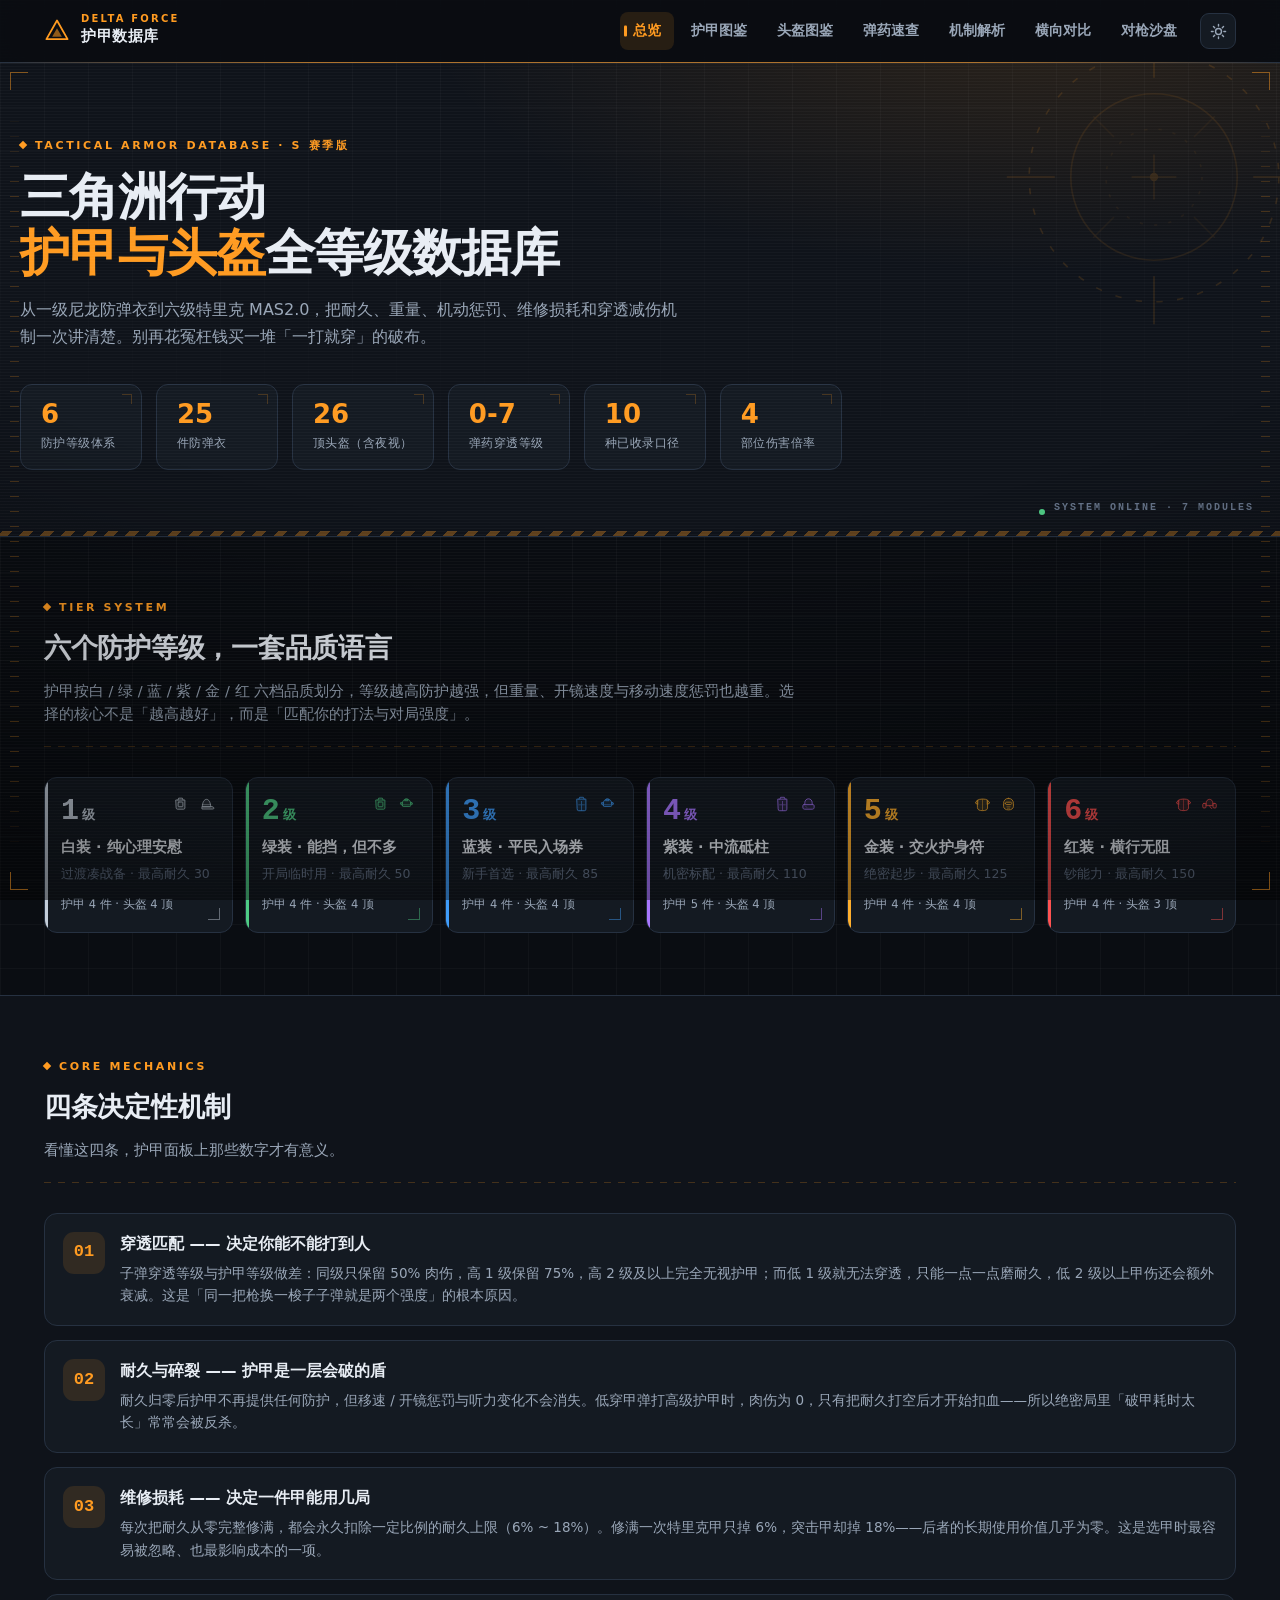
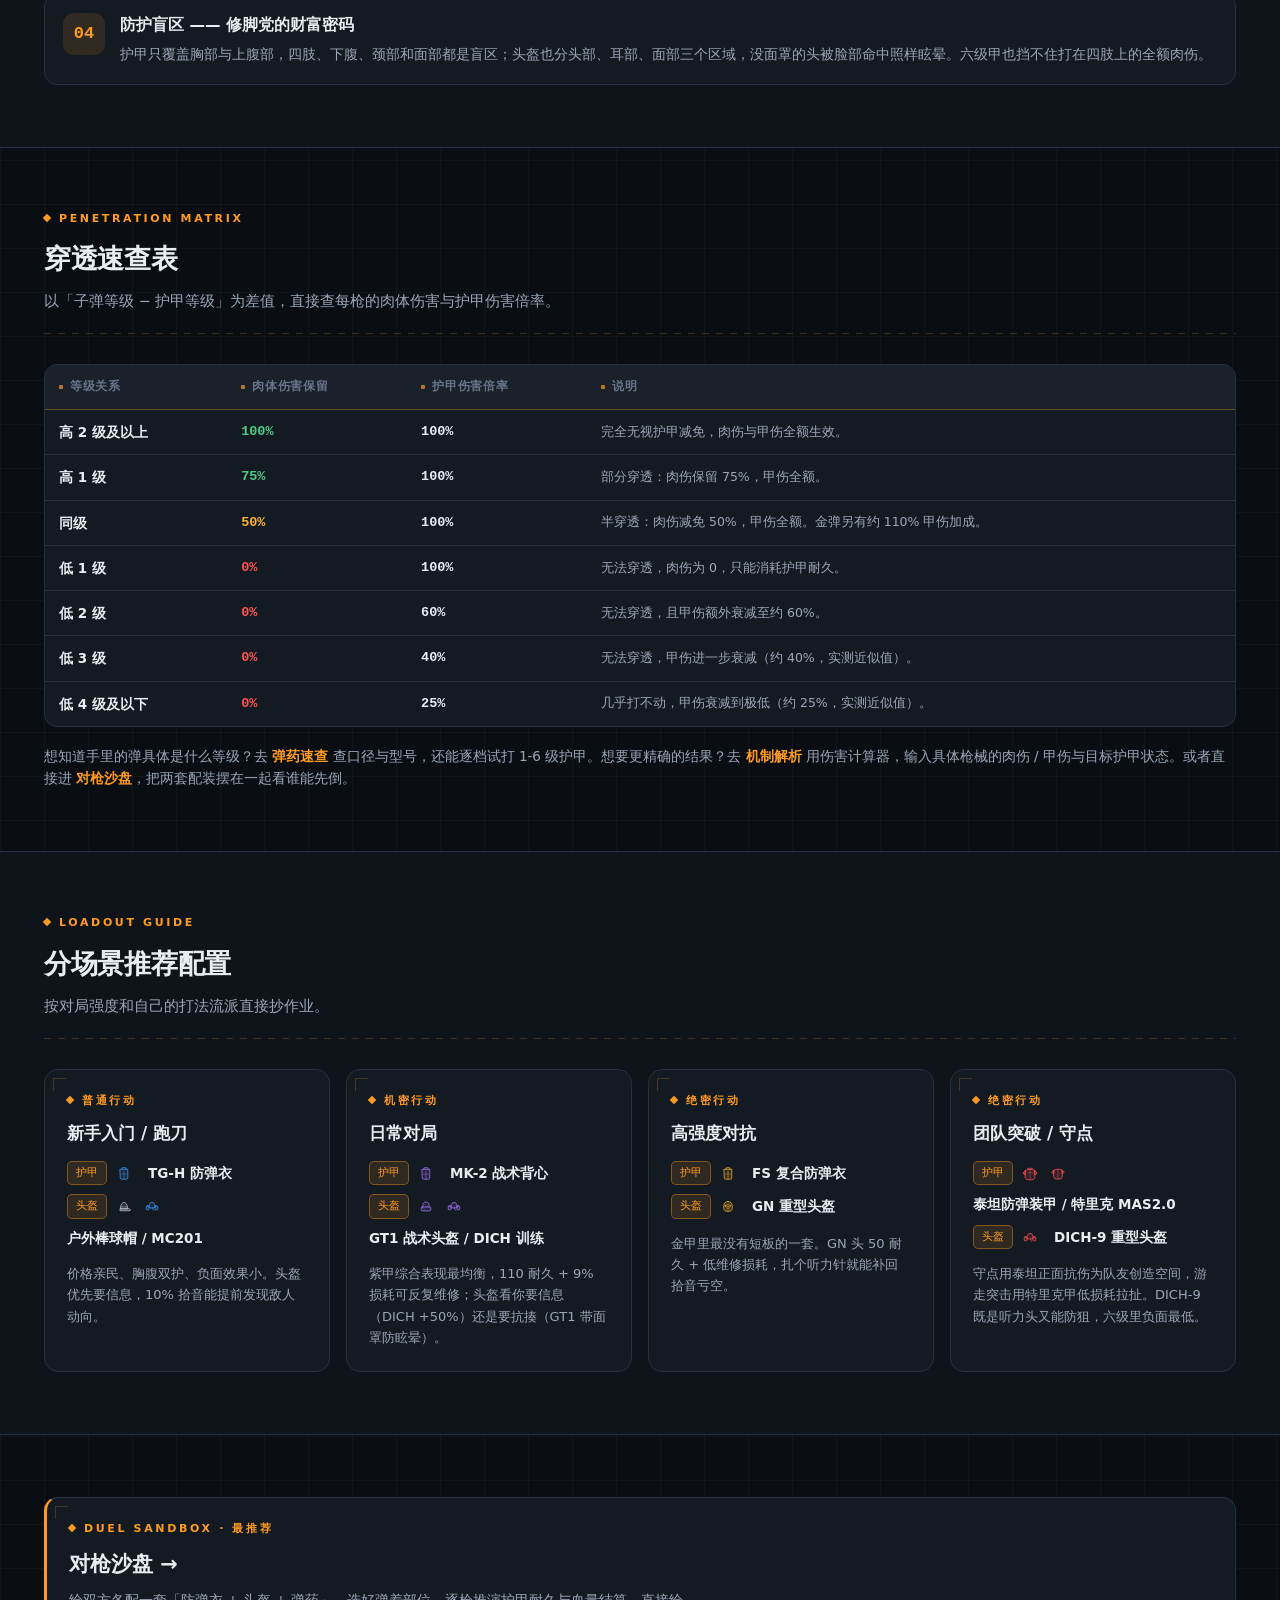
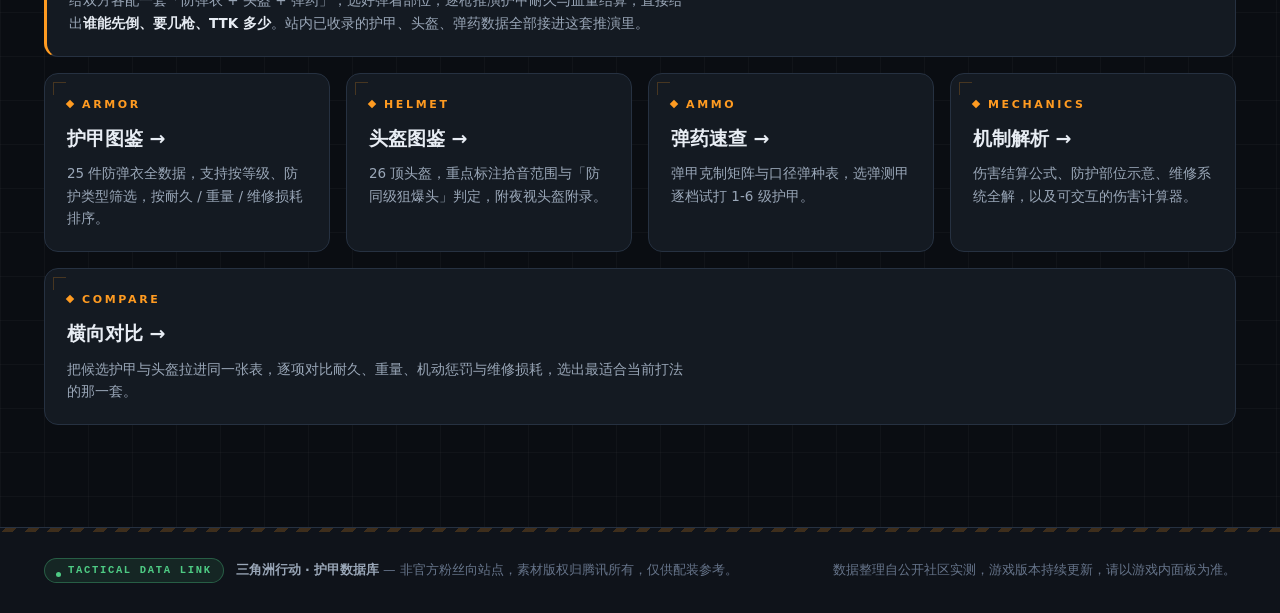
<file: index.html>
<!DOCTYPE html>
<html lang="zh-CN" data-theme="dark">
<head>
<meta charset="UTF-8">
<meta name="viewport" content="width=device-width, initial-scale=1">
<link rel="icon" href="data:image/svg+xml,<svg xmlns='http://www.w3.org/2000/svg' viewBox='0 0 32 32'><path d='M16 3 29 26H3L16 3Z' fill='%23ff9b21'/></svg>">

<title>三角洲行动 · 护甲数据库 | 防弹衣与头盔全等级图鉴</title>
<meta name="description" content="《三角洲行动》护甲数据库：1-6 级防弹衣与头盔全图鉴，含耐久、重量、机动惩罚、维修损耗、穿透减伤机制与伤害计算器。">
<link rel="stylesheet" href="assets/style.css">
<link rel="stylesheet" href="assets/deco.css">
</head>
<body>

<nav class="nav">
  <div class="nav-in">
    <a class="brand" href="index.html">
      <svg width="26" height="26" viewBox="0 0 32 32" fill="none">
        <path d="M16 3 29 26H3L16 3Z" stroke="#ff9b21" stroke-width="2.2" stroke-linejoin="round"/>
        <path d="M16 12.5 22 23H10l6-10.5Z" fill="#ff9b21" opacity=".55"/>
      </svg>
      <span><small>Delta Force</small><b>护甲数据库</b></span>
    </a>
    <div class="nav-links">
      <a href="index.html" data-page="home">总览</a>
      <a href="armor.html" data-page="armor">护甲图鉴</a>
      <a href="helmet.html" data-page="helmet">头盔图鉴</a>
      <a href="ammo.html" data-page="ammo">弹药速查</a>
      <a href="mechanics.html" data-page="mechanics">机制解析</a>
      <a href="compare.html" data-page="compare">横向对比</a>
      <a href="sandbox.html" data-page="sandbox">对枪沙盘</a>
      <button class="theme-btn" id="themeBtn" title="切换明暗主题" aria-label="切换主题"></button>
    </div>
  </div>
</nav>

<header class="hero">
  <div class="wrap hero-in">
    <div class="eyebrow">Tactical Armor Database · S 赛季版</div>
    <h1>三角洲行动<br><span>护甲与头盔</span>全等级数据库</h1>
    <p class="lead">从一级尼龙防弹衣到六级特里克 MAS2.0，把耐久、重量、机动惩罚、维修损耗和穿透减伤机制一次讲清楚。别再花冤枉钱买一堆「一打就穿」的破布。</p>
    <div class="hero-stats">
      <div class="stat"><b>6</b><span>防护等级体系</span></div>
      <div class="stat"><b>25</b><span>件防弹衣</span></div>
      <div class="stat"><b>26</b><span>顶头盔（含夜视）</span></div>
      <div class="stat"><b>0-7</b><span>弹药穿透等级</span></div>
      <div class="stat"><b>10</b><span>种已收录口径</span></div>
      <div class="stat"><b>4</b><span>部位伤害倍率</span></div>
    </div>
  </div>
</header>

<main>

  <!-- 等级速览 -->
  <section class="sec">
    <div class="wrap">
      <div class="sec-head">
        <div class="eyebrow">Tier System</div>
        <h2>六个防护等级，一套品质语言</h2>
        <p>护甲按白 / 绿 / 蓝 / 紫 / 金 / 红 六档品质划分，等级越高防护越强，但重量、开镜速度与移动速度惩罚也越重。选择的核心不是「越高越好」，而是「匹配你的打法与对局强度」。</p>
      </div>
      <div class="tier-strip" id="tierStrip"></div>
    </div>
  </section>

  <!-- 核心机制 -->
  <section class="sec" style="background:var(--bg-2);border-top:1px solid var(--line);border-bottom:1px solid var(--line)">
    <div class="wrap">
      <div class="sec-head">
        <div class="eyebrow">Core Mechanics</div>
        <h2>四条决定性机制</h2>
        <p>看懂这四条，护甲面板上那些数字才有意义。</p>
      </div>
      <div class="mech">
        <div class="mech-row">
          <div class="mech-ico">01</div>
          <div>
            <h4>穿透匹配 —— 决定你能不能打到人</h4>
            <p>子弹穿透等级与护甲等级做差：同级只保留 50% 肉伤，高 1 级保留 75%，高 2 级及以上完全无视护甲；而低 1 级就无法穿透，只能一点一点磨耐久，低 2 级以上甲伤还会额外衰减。这是「同一把枪换一梭子子弹就是两个强度」的根本原因。</p>
          </div>
        </div>
        <div class="mech-row">
          <div class="mech-ico">02</div>
          <div>
            <h4>耐久与碎裂 —— 护甲是一层会破的盾</h4>
            <p>耐久归零后护甲不再提供任何防护，但移速 / 开镜惩罚与听力变化不会消失。低穿甲弹打高级护甲时，肉伤为 0，只有把耐久打空后才开始扣血——所以绝密局里「破甲耗时太长」常常会被反杀。</p>
          </div>
        </div>
        <div class="mech-row">
          <div class="mech-ico">03</div>
          <div>
            <h4>维修损耗 —— 决定一件甲能用几局</h4>
            <p>每次把耐久从零完整修满，都会永久扣除一定比例的耐久上限（6% ~ 18%）。修满一次特里克甲只掉 6%，突击甲却掉 18%——后者的长期使用价值几乎为零。这是选甲时最容易被忽略、也最影响成本的一项。</p>
          </div>
        </div>
        <div class="mech-row">
          <div class="mech-ico">04</div>
          <div>
            <h4>防护盲区 —— 修脚党的财富密码</h4>
            <p>护甲只覆盖胸部与上腹部，四肢、下腹、颈部和面部都是盲区；头盔也分头部、耳部、面部三个区域，没面罩的头被脸部命中照样眩晕。六级甲也挡不住打在四肢上的全额肉伤。</p>
          </div>
        </div>
      </div>
    </div>
  </section>

  <!-- 穿透速查 -->
  <section class="sec">
    <div class="wrap">
      <div class="sec-head">
        <div class="eyebrow">Penetration Matrix</div>
        <h2>穿透速查表</h2>
        <p>以「子弹等级 − 护甲等级」为差值，直接查每枪的肉体伤害与护甲伤害倍率。</p>
      </div>
      <div class="tbl-wrap">
        <table>
          <thead>
            <tr><th>等级关系</th><th>肉体伤害保留</th><th>护甲伤害倍率</th><th>说明</th></tr>
          </thead>
          <tbody id="penMini"></tbody>
        </table>
      </div>
      <p style="margin-top:18px;font-size:13.5px;color:var(--txt-2)">
        想知道手里的弹具体是什么等级？去 <a href="ammo.html" style="color:var(--accent);font-weight:700">弹药速查</a> 查口径与型号，还能逐档试打 1-6 级护甲。想要更精确的结果？去 <a href="mechanics.html" style="color:var(--accent);font-weight:700">机制解析</a> 用伤害计算器，输入具体枪械的肉伤 / 甲伤与目标护甲状态。或者直接进 <a href="sandbox.html" style="color:var(--accent);font-weight:700">对枪沙盘</a>，把两套配装摆在一起看谁能先倒。
      </p>
    </div>
  </section>

  <!-- 推荐 -->
  <section class="sec" style="background:var(--bg-2);border-top:1px solid var(--line);border-bottom:1px solid var(--line)">
    <div class="wrap">
      <div class="sec-head">
        <div class="eyebrow">Loadout Guide</div>
        <h2>分场景推荐配置</h2>
        <p>按对局强度和自己的打法流派直接抄作业。</p>
      </div>
      <div class="grid g4" id="recGrid"></div>
    </div>
  </section>

  <!-- 入口 -->
  <section class="sec">
    <div class="wrap">
      <a class="card" href="sandbox.html" style="display:block;border-left:3px solid var(--accent);margin-bottom:16px">
        <div class="eyebrow">Duel Sandbox · 最推荐</div>
        <h3 style="font-size:21px;margin-bottom:8px">对枪沙盘 →</h3>
        <p style="font-size:13.5px;color:var(--txt-2);max-width:72ch">给双方各配一套「防弹衣 + 头盔 + 弹药」，选好弹着部位，逐枪推演护甲耐久与血量结算，直接给出<b style="color:var(--txt)">谁能先倒、要几枪、TTK 多少</b>。站内已收录的护甲、头盔、弹药数据全部接进这套推演里。</p>
      </a>
      <div class="grid g4">
        <a class="card" href="armor.html" style="transition:.2s">
          <div class="eyebrow">Armor</div>
          <h3 style="font-size:19px;margin-bottom:8px">护甲图鉴 →</h3>
          <p style="font-size:13.5px;color:var(--txt-2)">25 件防弹衣全数据，支持按等级、防护类型筛选，按耐久 / 重量 / 维修损耗排序。</p>
        </a>
        <a class="card" href="helmet.html">
          <div class="eyebrow">Helmet</div>
          <h3 style="font-size:19px;margin-bottom:8px">头盔图鉴 →</h3>
          <p style="font-size:13.5px;color:var(--txt-2)">26 顶头盔，重点标注拾音范围与「防同级狙爆头」判定，附夜视头盔附录。</p>
        </a>
        <a class="card" href="ammo.html">
          <div class="eyebrow">Ammo</div>
          <h3 style="font-size:19px;margin-bottom:8px">弹药速查 →</h3>
          <p style="font-size:13.5px;color:var(--txt-2)">弹甲克制矩阵与口径弹种表，选弹测甲逐档试打 1-6 级护甲。</p>
        </a>
        <a class="card" href="mechanics.html">
          <div class="eyebrow">Mechanics</div>
          <h3 style="font-size:19px;margin-bottom:8px">机制解析 →</h3>
          <p style="font-size:13.5px;color:var(--txt-2)">伤害结算公式、防护部位示意、维修系统全解，以及可交互的伤害计算器。</p>
        </a>
      </div>
      <a class="card" href="compare.html" style="display:block;margin-top:16px">
        <div class="eyebrow">Compare</div>
        <h3 style="font-size:19px;margin-bottom:8px">横向对比 →</h3>
        <p style="font-size:13.5px;color:var(--txt-2);max-width:72ch">把候选护甲与头盔拉进同一张表，逐项对比耐久、重量、机动惩罚与维修损耗，选出最适合当前打法的那一套。</p>
      </a>
    </div>
  </section>

</main>

<footer class="footer">
  <div class="wrap">
    <span><b>三角洲行动 · 护甲数据库</b> — 非官方粉丝向站点，素材版权归腾讯所有，仅供配装参考。</span>
    <span style="margin-left:auto">数据整理自公开社区实测，游戏版本持续更新，请以游戏内面板为准。</span>
  </div>
</footer>

<script src="assets/data.js"></script>
<script src="assets/icons.js"></script>
<script src="assets/itemimg.js"></script>
<script src="assets/app.js"></script>
<script src="assets/deco.js"></script>
<script>
  initNav('home');
  renderHome();
</script>
</body>
</html>
</file>
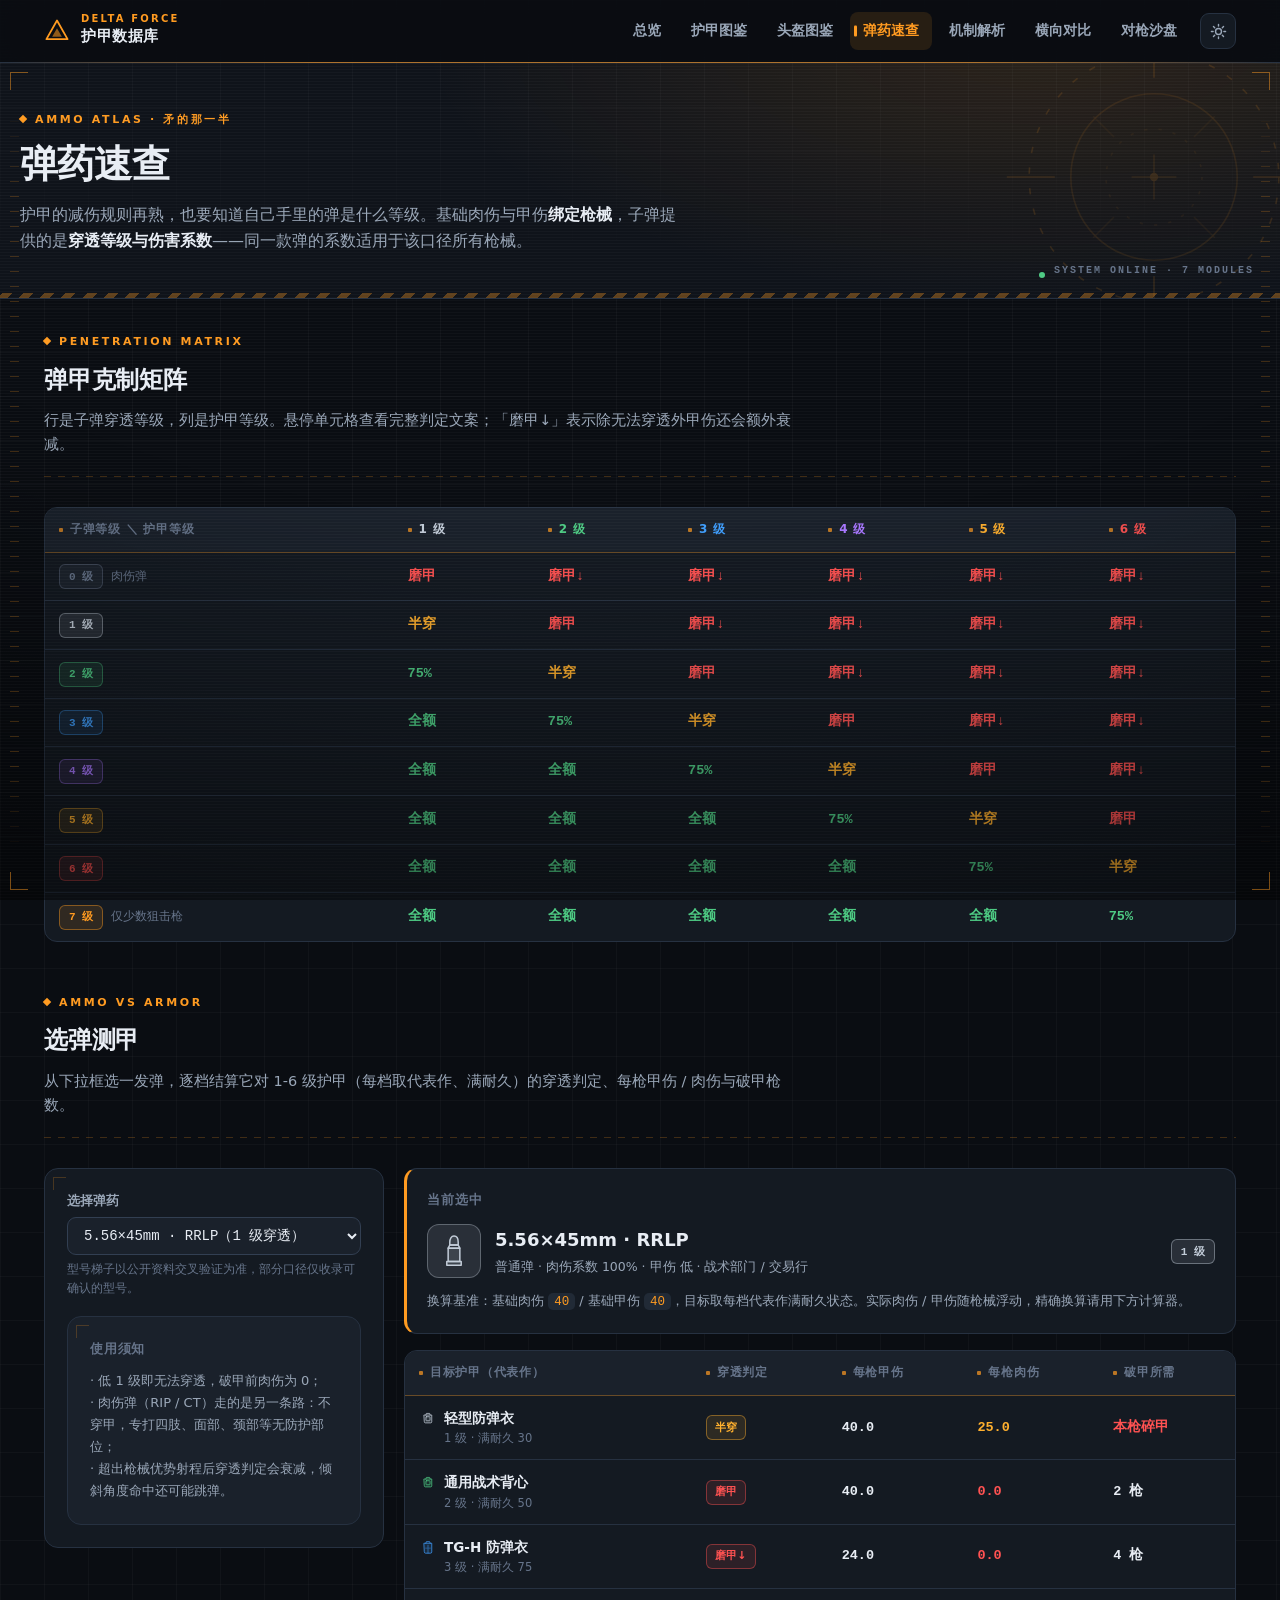
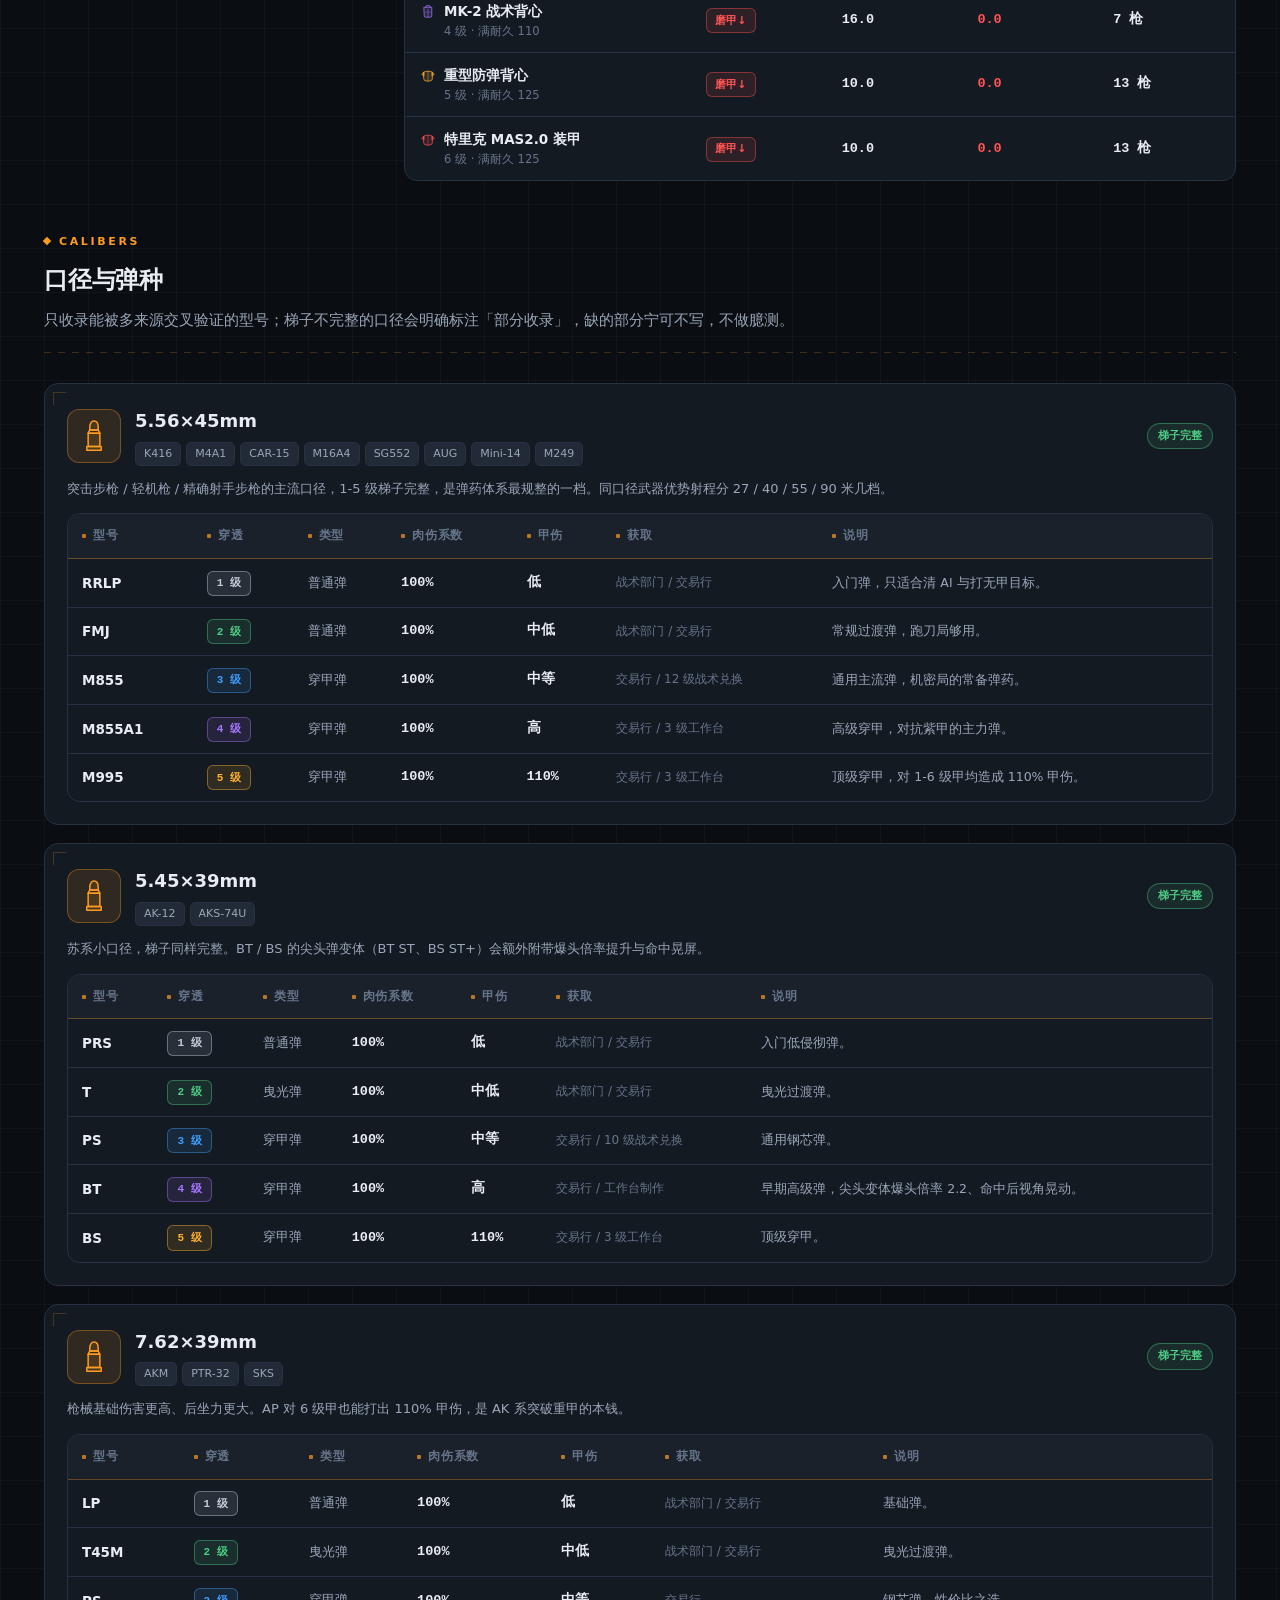
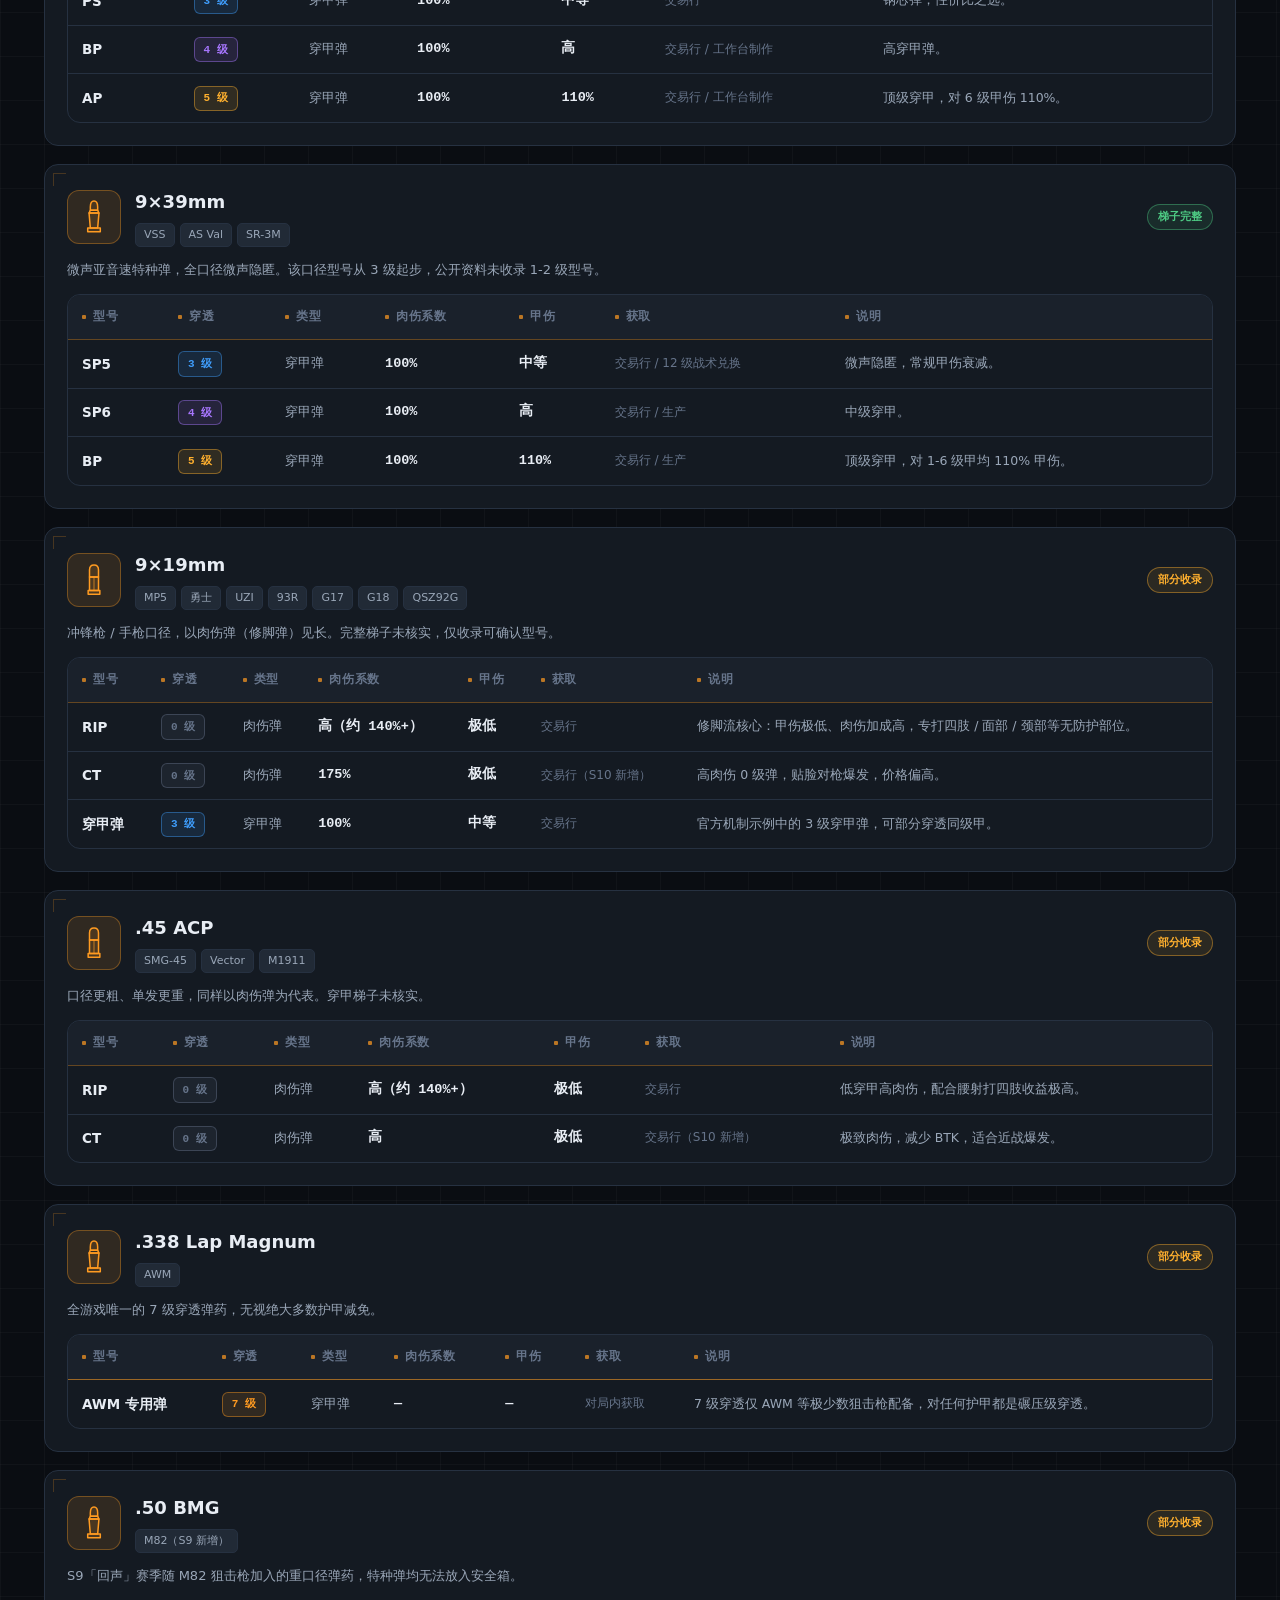
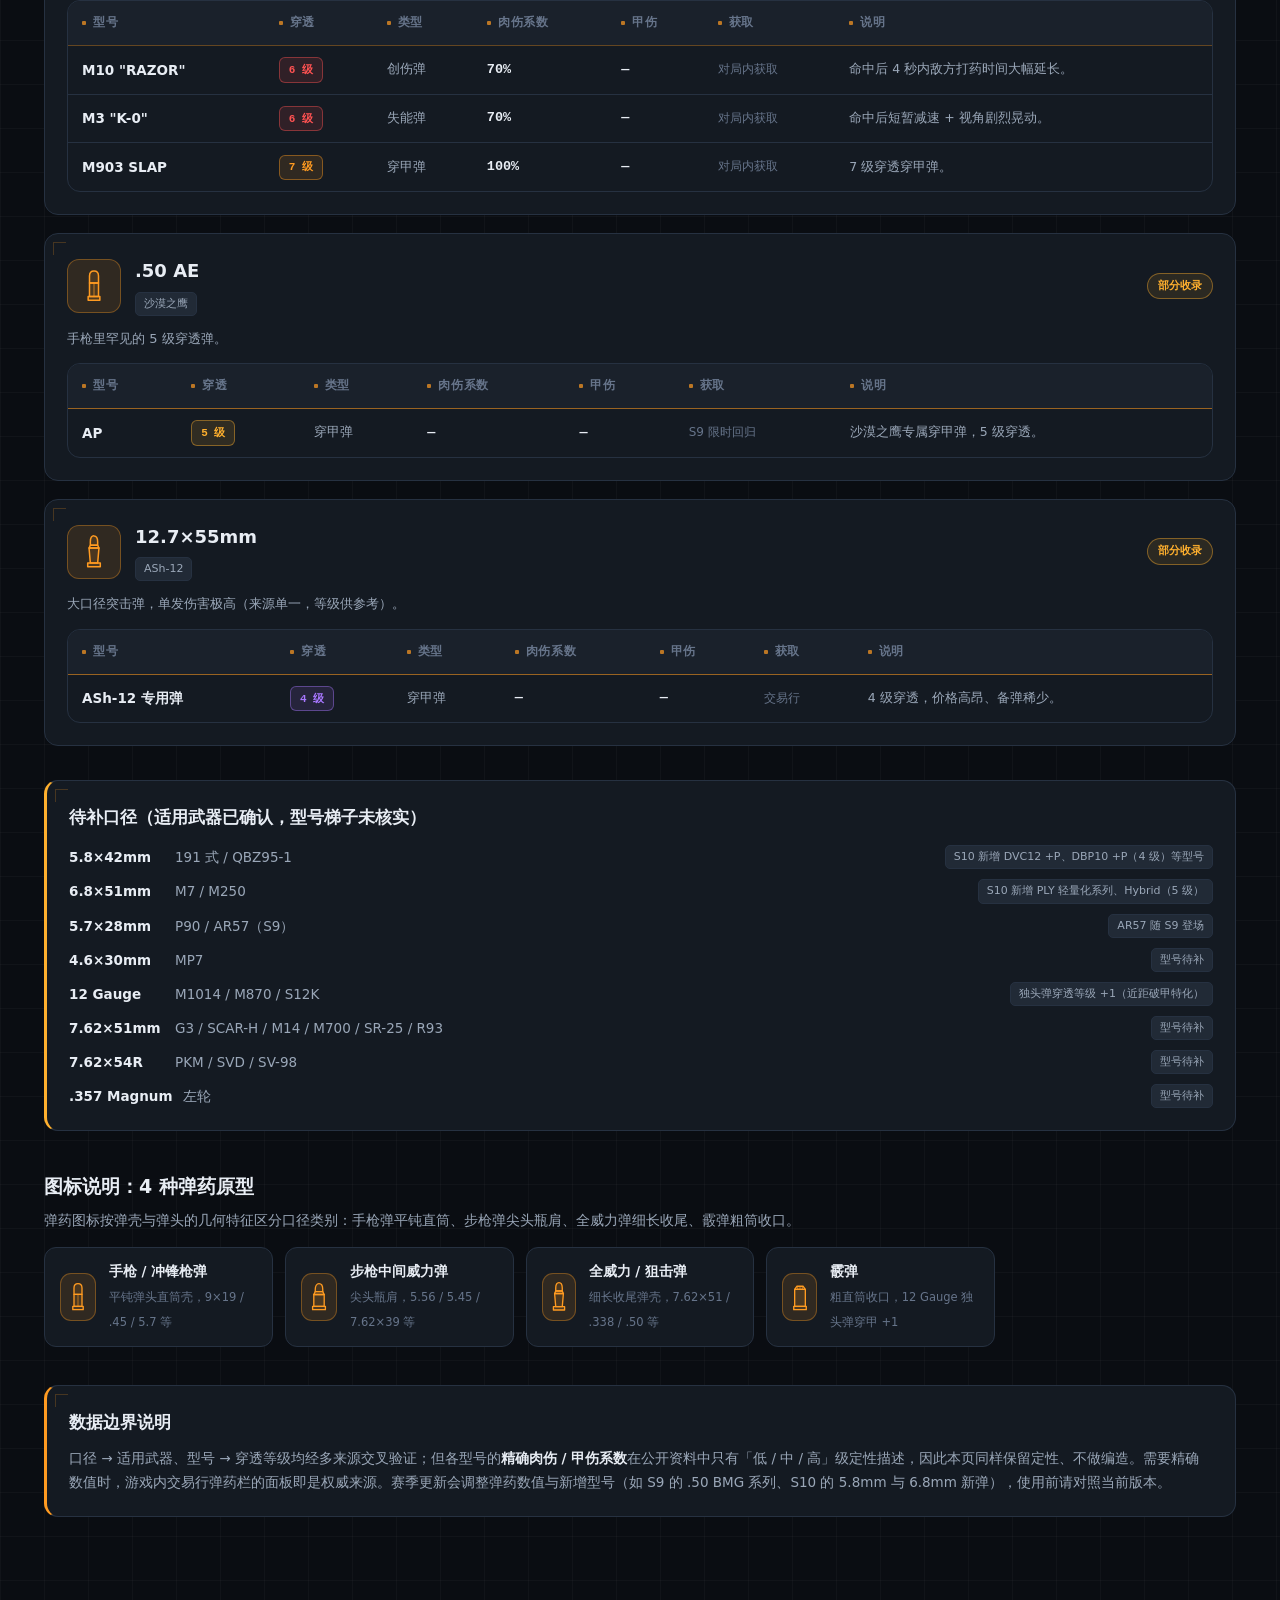
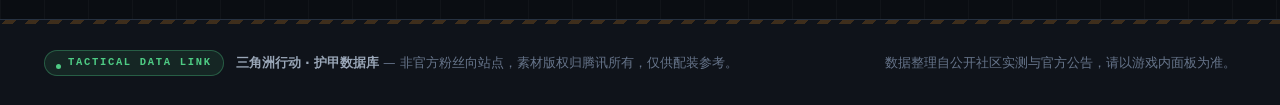
<file: ammo.html>
<!DOCTYPE html>
<html lang="zh-CN" data-theme="dark">
<head>
<meta charset="UTF-8">
<meta name="viewport" content="width=device-width, initial-scale=1">
<link rel="icon" href="data:image/svg+xml,<svg xmlns='http://www.w3.org/2000/svg' viewBox='0 0 32 32'><path d='M16 3 29 26H3L16 3Z' fill='%23ff9b21'/></svg>">

<title>弹药速查 · 口径 / 穿透等级 / 弹甲克制 | 三角洲行动护甲数据库</title>
<meta name="description" content="《三角洲行动》弹药速查：各口径型号的穿透等级、弹甲克制矩阵，以及选弹测甲工具——选一发弹，逐档结算它对 1-6 级护甲的穿透判定与破甲枪数。">
<link rel="stylesheet" href="assets/style.css">
<link rel="stylesheet" href="assets/deco.css">
<style>
  .ammo-cal { margin-bottom: 18px; }
  .ammo-cal-head { display: flex; align-items: center; gap: 14px; flex-wrap: wrap; }
  .ammo-cal-title { flex: 1 1 auto; min-width: 0; }
  .ammo-cal-title h3 { font-size: 18px; font-weight: 800; margin-bottom: 6px; }
  .ammo-weapons { display: flex; flex-wrap: wrap; gap: 5px; }
  .ammo-note { font-size: 13px; color: var(--txt-2); margin: 12px 0 14px; }
  .ammo-flag {
    font-size: 11px; font-weight: 700; padding: 3px 10px; border-radius: 999px;
    border: 1px solid; white-space: nowrap;
  }
  .ammo-flag.ok { color: var(--ok); border-color: color-mix(in srgb, var(--ok) 42%, transparent); background: color-mix(in srgb, var(--ok) 10%, transparent); }
  .ammo-flag.warn { color: var(--warn); border-color: color-mix(in srgb, var(--warn) 42%, transparent); background: color-mix(in srgb, var(--warn) 10%, transparent); }
  .pen-badge {
    display: inline-flex; align-items: center; justify-content: center;
    font-size: 11px; font-weight: 800; padding: 2.5px 9px; border-radius: 6px;
    border: 1px solid; font-family: ui-monospace, monospace; white-space: nowrap;
  }
  #ammoPick { width: 100%; }
</style>
</head>
<body>

<nav class="nav">
  <div class="nav-in">
    <a class="brand" href="index.html">
      <svg width="26" height="26" viewBox="0 0 32 32" fill="none">
        <path d="M16 3 29 26H3L16 3Z" stroke="#ff9b21" stroke-width="2.2" stroke-linejoin="round"/>
        <path d="M16 12.5 22 23H10l6-10.5Z" fill="#ff9b21" opacity=".55"/>
      </svg>
      <span><small>Delta Force</small><b>护甲数据库</b></span>
    </a>
    <div class="nav-links">
      <a href="index.html" data-page="home">总览</a>
      <a href="armor.html" data-page="armor">护甲图鉴</a>
      <a href="helmet.html" data-page="helmet">头盔图鉴</a>
      <a href="ammo.html" data-page="ammo">弹药速查</a>
      <a href="mechanics.html" data-page="mechanics">机制解析</a>
      <a href="compare.html" data-page="compare">横向对比</a>
      <a href="sandbox.html" data-page="sandbox">对枪沙盘</a>
      <button class="theme-btn" id="themeBtn" title="切换明暗主题" aria-label="切换主题"></button>
    </div>
  </div>
</nav>

<header class="hero" style="padding:0">
  <div class="wrap hero-in" style="padding:48px 0 44px">
    <div class="eyebrow">Ammo Atlas · 矛的那一半</div>
    <h1 style="font-size:clamp(26px,3.4vw,38px)">弹药速查</h1>
    <p class="lead">护甲的减伤规则再熟，也要知道自己手里的弹是什么等级。基础肉伤与甲伤<b style="color:var(--txt)">绑定枪械</b>，子弹提供的是<b style="color:var(--txt)">穿透等级与伤害系数</b>——同一款弹的系数适用于该口径所有枪械。</p>
  </div>
</header>

<main class="sec" style="padding-top:34px">
  <div class="wrap">

    <!-- 弹甲克制矩阵 -->
    <div class="sec-head">
      <div class="eyebrow">Penetration Matrix</div>
      <h2 style="font-size:24px">弹甲克制矩阵</h2>
      <p>行是子弹穿透等级，列是护甲等级。悬停单元格查看完整判定文案；「磨甲↓」表示除无法穿透外甲伤还会额外衰减。</p>
    </div>
    <div class="tbl-wrap" id="ammoMatrix"></div>

    <!-- 选弹测甲 -->
    <div class="sec-head" style="margin-top:52px">
      <div class="eyebrow">Ammo vs Armor</div>
      <h2 style="font-size:24px">选弹测甲</h2>
      <p>从下拉框选一发弹，逐档结算它对 1-6 级护甲（每档取代表作、满耐久）的穿透判定、每枪甲伤 / 肉伤与破甲枪数。</p>
    </div>
    <div class="calc">
      <div class="card">
        <div class="field">
          <label for="ammoPick">选择弹药</label>
          <select id="ammoPick"></select>
          <div class="hint">型号梯子以公开资料交叉验证为准，部分口径仅收录可确认的型号。</div>
        </div>
        <div class="card" style="background:var(--panel-2);margin-top:18px">
          <div style="font-size:12.5px;color:var(--txt-3);letter-spacing:.06em;text-transform:uppercase;font-weight:700;margin-bottom:10px">使用须知</div>
          <p style="font-size:13px;color:var(--txt-2);line-height:1.7">
            · 低 1 级即无法穿透，破甲前肉伤为 0；<br>
            · 肉伤弹（RIP / CT）走的是另一条路：不穿甲，专打四肢、面部、颈部等无防护部位；<br>
            · 超出枪械优势射程后穿透判定会衰减，倾斜角度命中还可能跳弹。
          </p>
        </div>
      </div>
      <div id="ammoPickOut"></div>
    </div>

    <!-- 口径弹种表 -->
    <div class="sec-head" style="margin-top:52px">
      <div class="eyebrow">Calibers</div>
      <h2 style="font-size:24px">口径与弹种</h2>
      <p>只收录能被多来源交叉验证的型号；梯子不完整的口径会明确标注「部分收录」，缺的部分宁可不写，不做臆测。</p>
    </div>
    <div id="ammoGrid"></div>

    <!-- 待补口径 -->
    <div class="card" style="margin-top:34px;border-left:3px solid var(--warn)">
      <h3 style="font-size:17px;margin-bottom:10px">待补口径（适用武器已确认，型号梯子未核实）</h3>
      <div style="display:grid;gap:10px;margin-top:14px">
        <div id="ammoTodo" style="display:grid;gap:10px"></div>
      </div>
    </div>

    <!-- 图例 -->
    <h3 style="font-size:19px;margin:40px 0 6px">图标说明：4 种弹药原型</h3>
    <p style="font-size:13.5px;color:var(--txt-2);margin-bottom:16px">
      弹药图标按弹壳与弹头的几何特征区分口径类别：手枪弹平钝直筒、步枪弹尖头瓶肩、全威力弹细长收尾、霰弹粗筒收口。
    </p>
    <div class="ico-legend" id="ammoLegend"></div>

    <div class="card" style="margin-top:38px;border-left:3px solid var(--accent)">
      <h3 style="font-size:17px;margin-bottom:10px">数据边界说明</h3>
      <p style="font-size:13.5px;color:var(--txt-2);line-height:1.8">
        口径 → 适用武器、型号 → 穿透等级均经多来源交叉验证；但各型号的<b style="color:var(--txt)">精确肉伤 / 甲伤系数</b>在公开资料中只有「低 / 中 / 高」级定性描述，因此本页同样保留定性、不做编造。需要精确数值时，游戏内交易行弹药栏的面板即是权威来源。赛季更新会调整弹药数值与新增型号（如 S9 的 .50 BMG 系列、S10 的 5.8mm 与 6.8mm 新弹），使用前请对照当前版本。
      </p>
    </div>

  </div>
</main>

<footer class="footer">
  <div class="wrap">
    <span><b>三角洲行动 · 护甲数据库</b> — 非官方粉丝向站点，素材版权归腾讯所有，仅供配装参考。</span>
    <span style="margin-left:auto">数据整理自公开社区实测与官方公告，请以游戏内面板为准。</span>
  </div>
</footer>

<script src="assets/data.js"></script>
<script src="assets/icons.js"></script>
<script src="assets/itemimg.js"></script>
<script src="assets/app.js"></script>
<script src="assets/deco.js"></script>
<script>
  initNav('ammo');
  renderAmmoMatrix(document.getElementById('ammoMatrix'));
  renderAmmoCalibers(document.getElementById('ammoGrid'));
  initAmmoPick('ammoPick', 'ammoPickOut');
  renderIconLegend('ammo', 'ammoLegend');

  document.getElementById('ammoTodo').innerHTML = AMMO_TODO.map(t => `
    <div style="display:flex;align-items:center;gap:10px;flex-wrap:wrap;font-size:13.5px">
      <b style="min-width:96px">${esc(t.cal)}</b>
      <span style="color:var(--txt-2)">${t.weapons.map(esc).join(' / ')}</span>
      <span class="mini" style="margin-left:auto">${esc(t.hint)}</span>
    </div>`).join('');
</script>
</body>
</html>
</file>
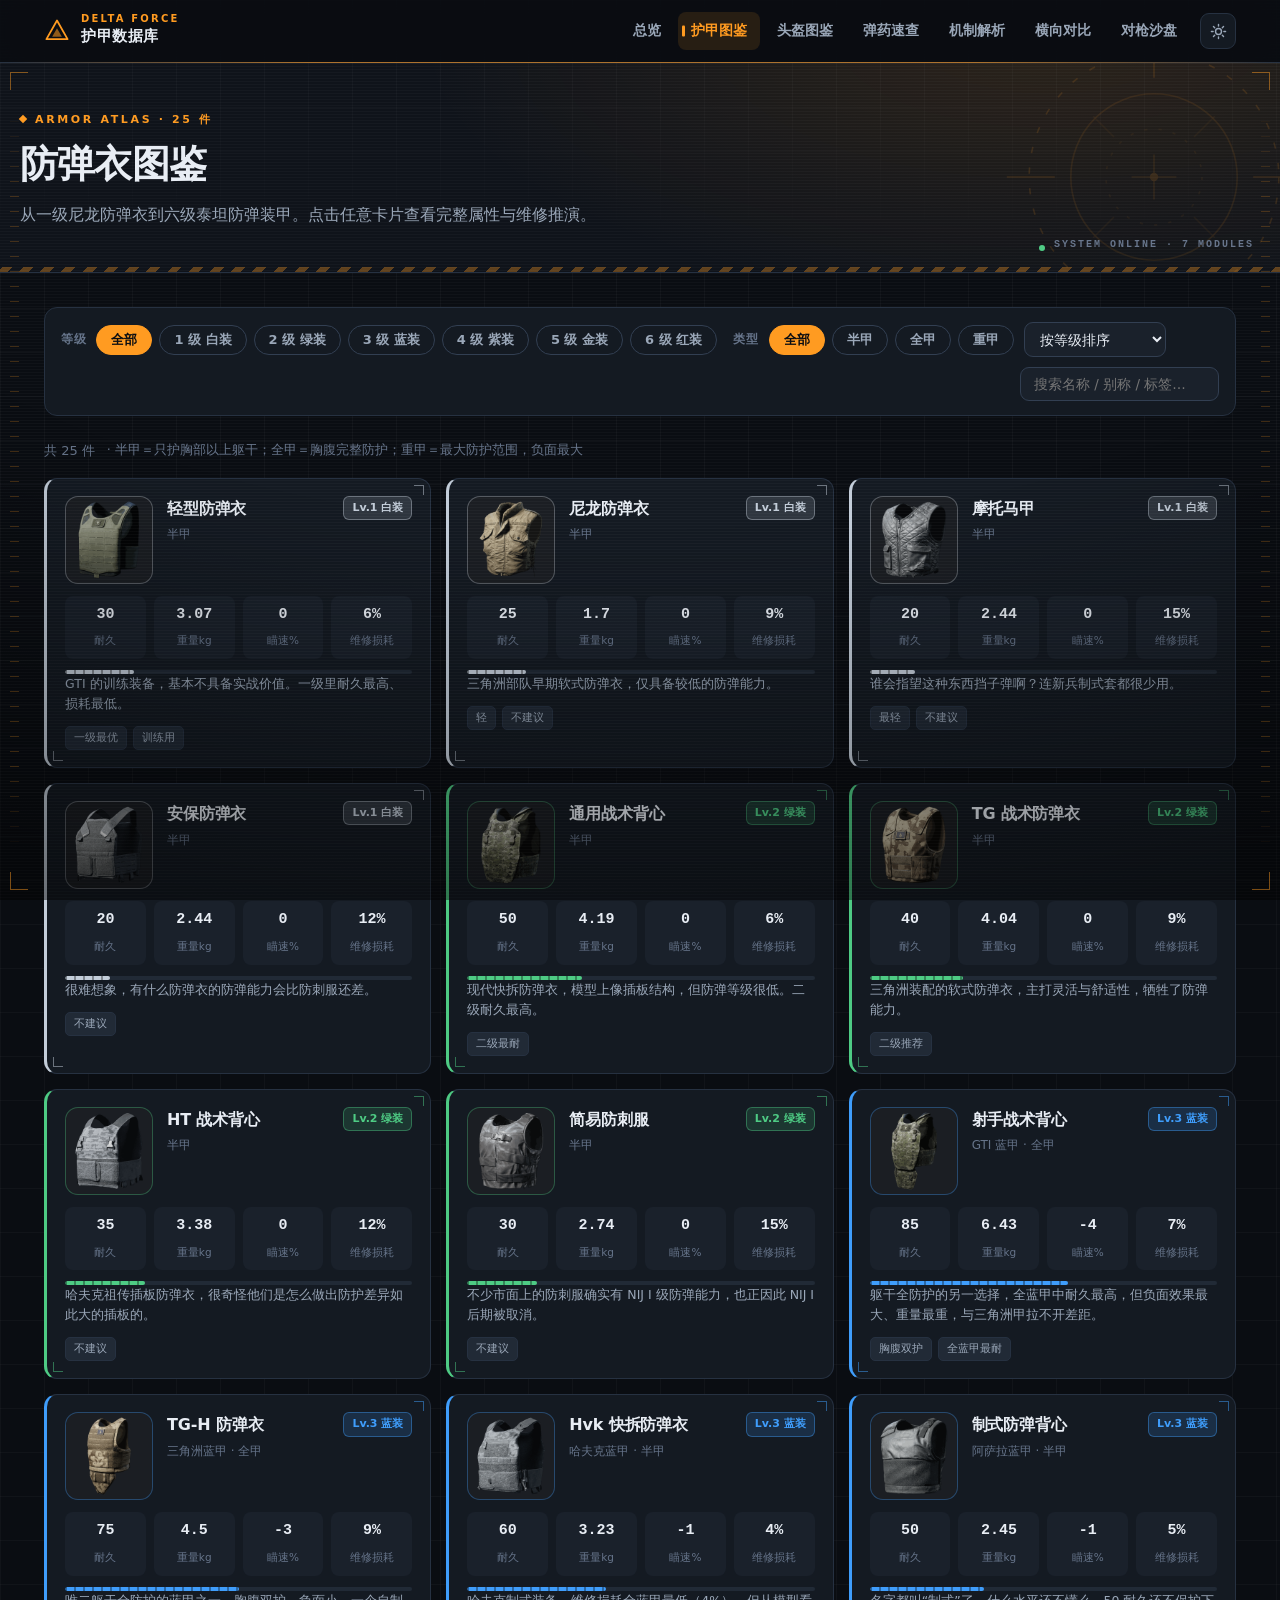
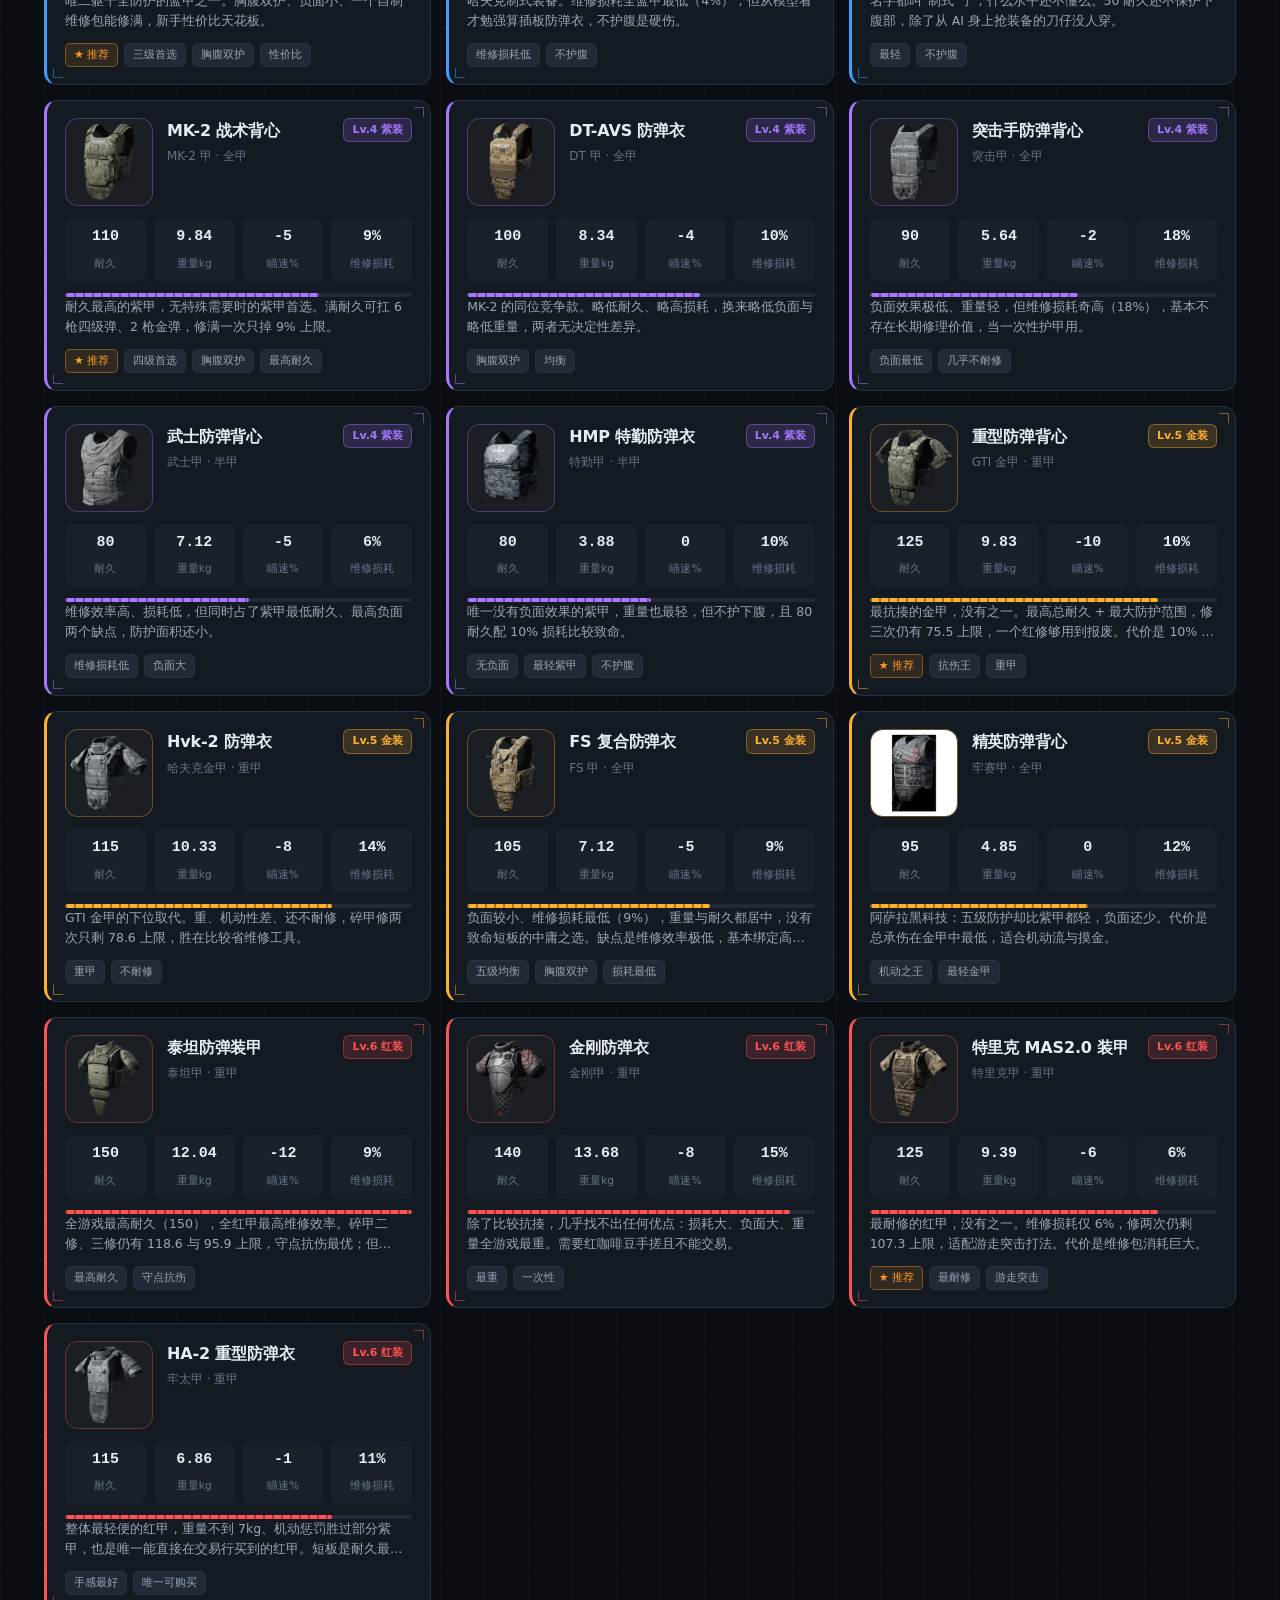
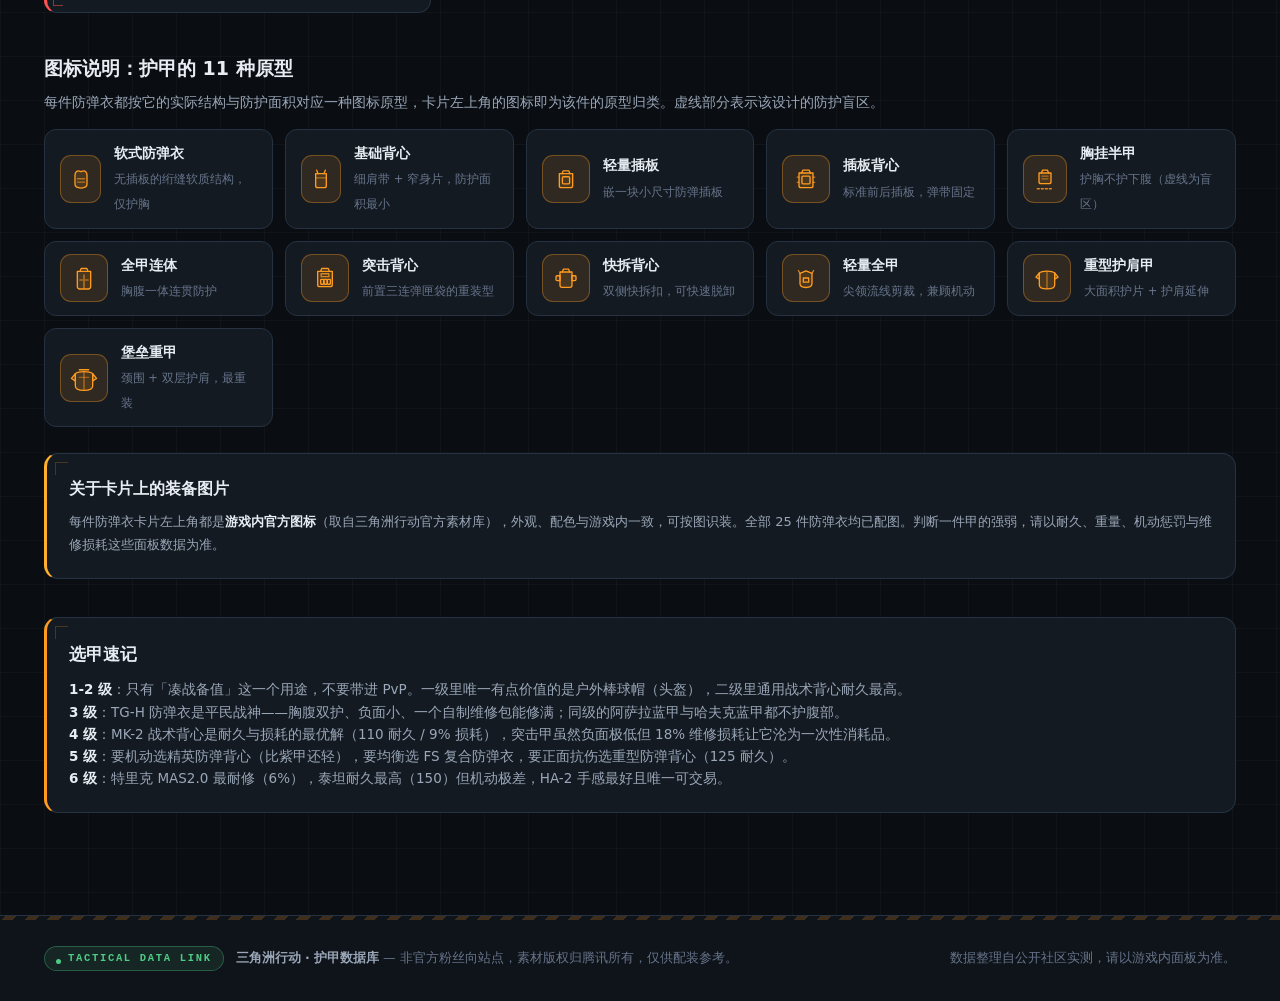
<file: armor.html>
<!DOCTYPE html>
<html lang="zh-CN" data-theme="dark">
<head>
<meta charset="UTF-8">
<meta name="viewport" content="width=device-width, initial-scale=1">
<link rel="icon" href="data:image/svg+xml,<svg xmlns='http://www.w3.org/2000/svg' viewBox='0 0 32 32'><path d='M16 3 29 26H3L16 3Z' fill='%23ff9b21'/></svg>">

<title>护甲图鉴 · 1-6 级防弹衣全数据 | 三角洲行动</title>
<meta name="description" content="《三角洲行动》1-6 级防弹衣全数据：耐久、重量、瞄准速度惩罚、移动速度惩罚、维修损耗与配装点评。">
<link rel="stylesheet" href="assets/style.css">
<link rel="stylesheet" href="assets/deco.css">
</head>
<body>

<nav class="nav">
  <div class="nav-in">
    <a class="brand" href="index.html">
      <svg width="26" height="26" viewBox="0 0 32 32" fill="none">
        <path d="M16 3 29 26H3L16 3Z" stroke="#ff9b21" stroke-width="2.2" stroke-linejoin="round"/>
        <path d="M16 12.5 22 23H10l6-10.5Z" fill="#ff9b21" opacity=".55"/>
      </svg>
      <span><small>Delta Force</small><b>护甲数据库</b></span>
    </a>
    <div class="nav-links">
      <a href="index.html" data-page="home">总览</a>
      <a href="armor.html" data-page="armor">护甲图鉴</a>
      <a href="helmet.html" data-page="helmet">头盔图鉴</a>
      <a href="ammo.html" data-page="ammo">弹药速查</a>
      <a href="mechanics.html" data-page="mechanics">机制解析</a>
      <a href="compare.html" data-page="compare">横向对比</a>
      <a href="sandbox.html" data-page="sandbox">对枪沙盘</a>
      <button class="theme-btn" id="themeBtn" title="切换明暗主题" aria-label="切换主题"></button>
    </div>
  </div>
</nav>

<header class="hero" style="padding:0">
  <div class="wrap hero-in" style="padding:48px 0 44px">
    <div class="eyebrow">Armor Atlas · 25 件</div>
    <h1 style="font-size:clamp(26px,3.4vw,38px)">防弹衣图鉴</h1>
    <p class="lead">从一级尼龙防弹衣到六级泰坦防弹装甲。点击任意卡片查看完整属性与维修推演。</p>
  </div>
</header>

<main class="sec" style="padding-top:34px">
  <div class="wrap">

    <div class="filters">
      <span class="lab">等级</span>
      <div id="tierChips" style="display:flex;gap:7px;flex-wrap:wrap"></div>
      <span class="lab" style="margin-left:6px">类型</span>
      <div id="subChips" style="display:flex;gap:7px;flex-wrap:wrap">
        <button class="chip on" data-v="all">全部</button>
        <button class="chip" data-v="半甲">半甲</button>
        <button class="chip" data-v="全甲">全甲</button>
        <button class="chip" data-v="重甲">重甲</button>
      </div>
      <select class="sel" id="sort">
        <option value="tier">按等级排序</option>
        <option value="dur">按耐久排序</option>
        <option value="wt">按重量排序</option>
        <option value="wear">按维修损耗排序</option>
        <option value="ads">按机动惩罚排序</option>
      </select>
      <input class="search" id="kw" placeholder="搜索名称 / 别称 / 标签…">
    </div>

    <div style="display:flex;align-items:center;gap:12px;margin-bottom:16px">
      <span id="cnt" style="font-size:13px;color:var(--txt-3)"></span>
      <span style="font-size:12.5px;color:var(--txt-3)">
        · 半甲＝只护胸部以上躯干；全甲＝胸腹完整防护；重甲＝最大防护范围，负面最大
      </span>
    </div>

    <div class="items" id="armorGrid"></div>

    <h3 style="font-size:19px;margin:40px 0 6px">图标说明：护甲的 11 种原型</h3>
    <p style="font-size:13.5px;color:var(--txt-2);margin-bottom:16px">
      每件防弹衣都按它的实际结构与防护面积对应一种图标原型，卡片左上角的图标即为该件的原型归类。虚线部分表示该设计的防护盲区。
    </p>
    <div class="ico-legend" id="armorLegend"></div>

    <div class="card" style="margin-top:26px;border-left:3px solid var(--warn)">
      <h3 style="font-size:16px;margin-bottom:8px">关于卡片上的装备图片</h3>
      <p style="font-size:13px;color:var(--txt-2);line-height:1.75">
        每件防弹衣卡片左上角都是<b style="color:var(--txt)">游戏内官方图标</b>（取自三角洲行动官方素材库），外观、配色与游戏内一致，可按图识装。全部 25 件防弹衣均已配图。判断一件甲的强弱，请以耐久、重量、机动惩罚与维修损耗这些面板数据为准。
      </p>
    </div>

    <div class="card" style="margin-top:38px;border-left:3px solid var(--accent)">
      <h3 style="font-size:17px;margin-bottom:10px">选甲速记</h3>
      <p style="font-size:13.5px;color:var(--txt-2)">
        <b style="color:var(--txt)">1-2 级</b>：只有「凑战备值」这一个用途，不要带进 PvP。一级里唯一有点价值的是户外棒球帽（头盔），二级里通用战术背心耐久最高。<br>
        <b style="color:var(--txt)">3 级</b>：TG-H 防弹衣是平民战神——胸腹双护、负面小、一个自制维修包能修满；同级的阿萨拉蓝甲与哈夫克蓝甲都不护腹部。<br>
        <b style="color:var(--txt)">4 级</b>：MK-2 战术背心是耐久与损耗的最优解（110 耐久 / 9% 损耗），突击甲虽然负面极低但 18% 维修损耗让它沦为一次性消耗品。<br>
        <b style="color:var(--txt)">5 级</b>：要机动选精英防弹背心（比紫甲还轻），要均衡选 FS 复合防弹衣，要正面抗伤选重型防弹背心（125 耐久）。<br>
        <b style="color:var(--txt)">6 级</b>：特里克 MAS2.0 最耐修（6%），泰坦耐久最高（150）但机动极差，HA-2 手感最好且唯一可交易。
      </p>
    </div>

  </div>
</main>

<footer class="footer">
  <div class="wrap">
    <span><b>三角洲行动 · 护甲数据库</b> — 非官方粉丝向站点，素材版权归腾讯所有，仅供配装参考。</span>
    <span style="margin-left:auto">数据整理自公开社区实测，请以游戏内面板为准。</span>
  </div>
</footer>

<script src="assets/data.js"></script>
<script src="assets/icons.js"></script>
<script src="assets/itemimg.js"></script>
<script src="assets/app.js"></script>
<script src="assets/deco.js"></script>
<script>
  initNav('armor');
  setupAtlas({ data: ARMORS, mountId: 'armorGrid', type: 'armor' });
  renderIconLegend('armor', 'armorLegend');
</script>
</body>
</html>
</file>
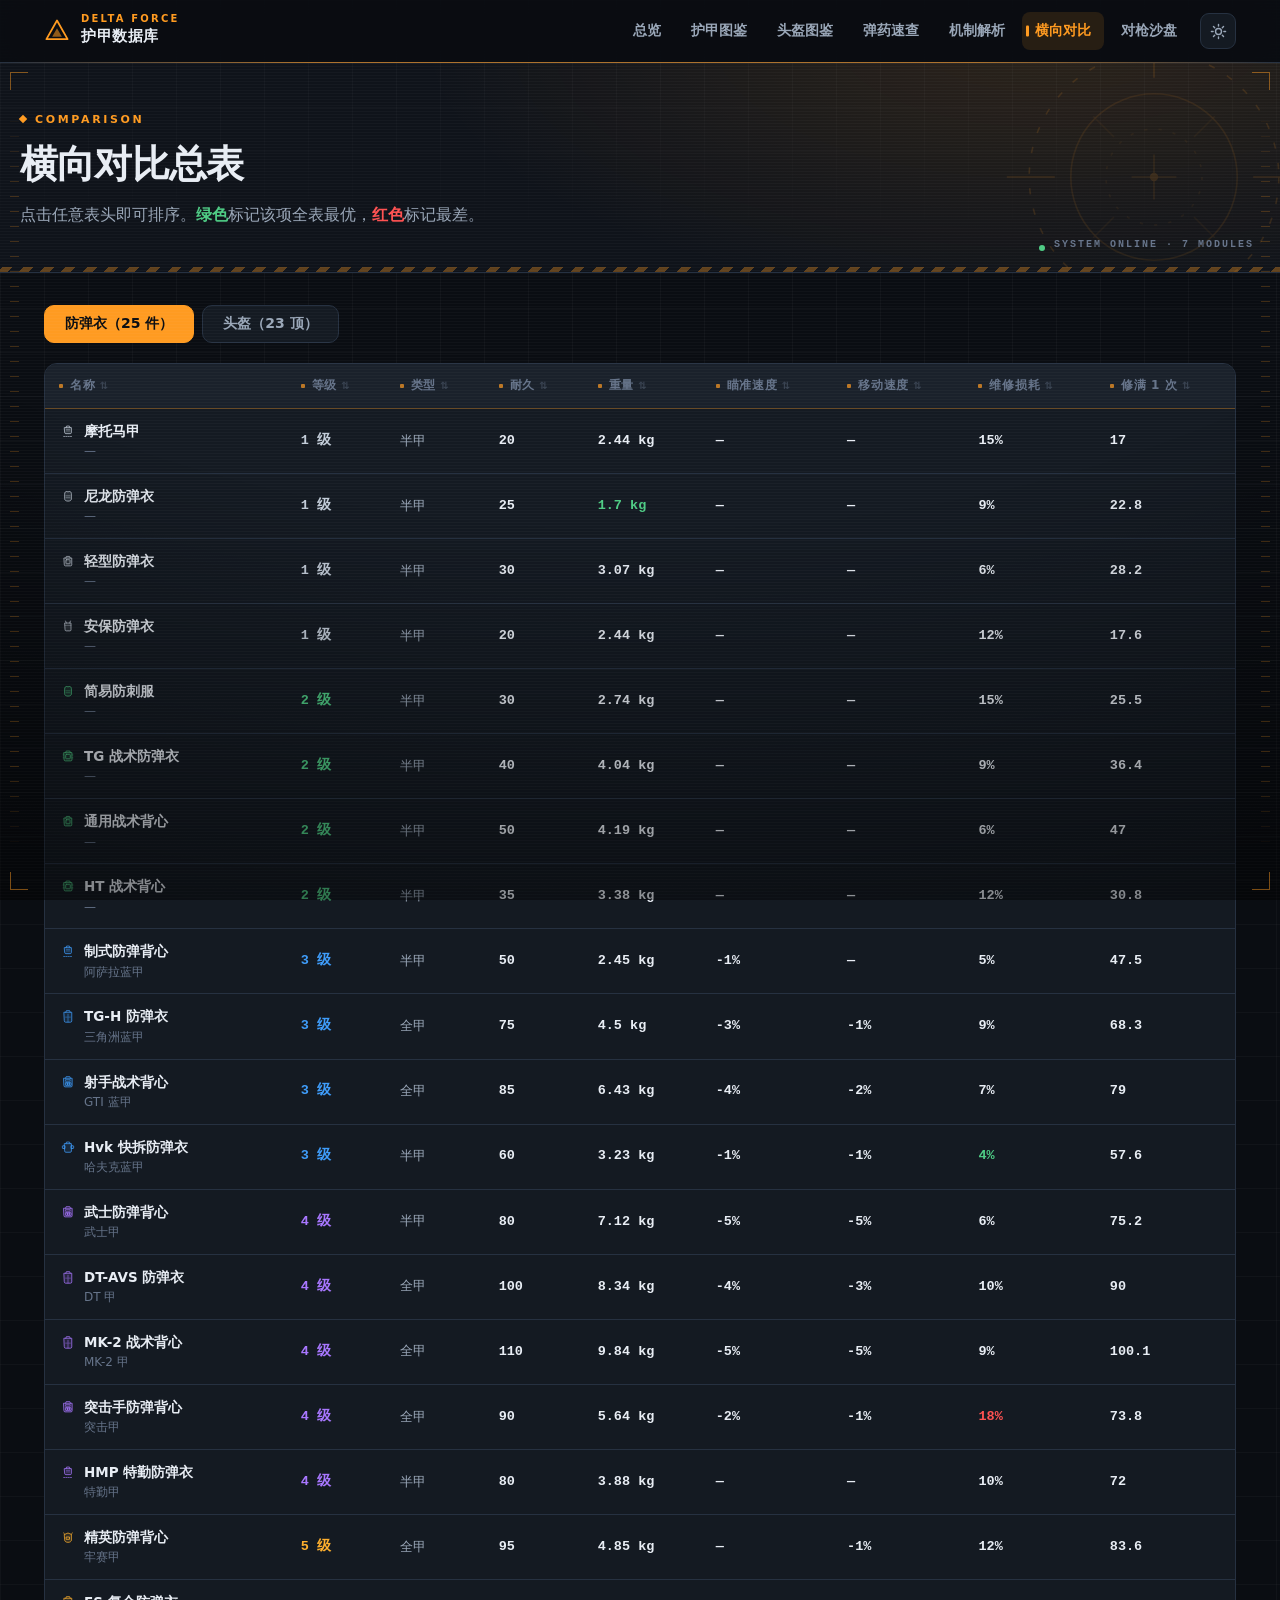
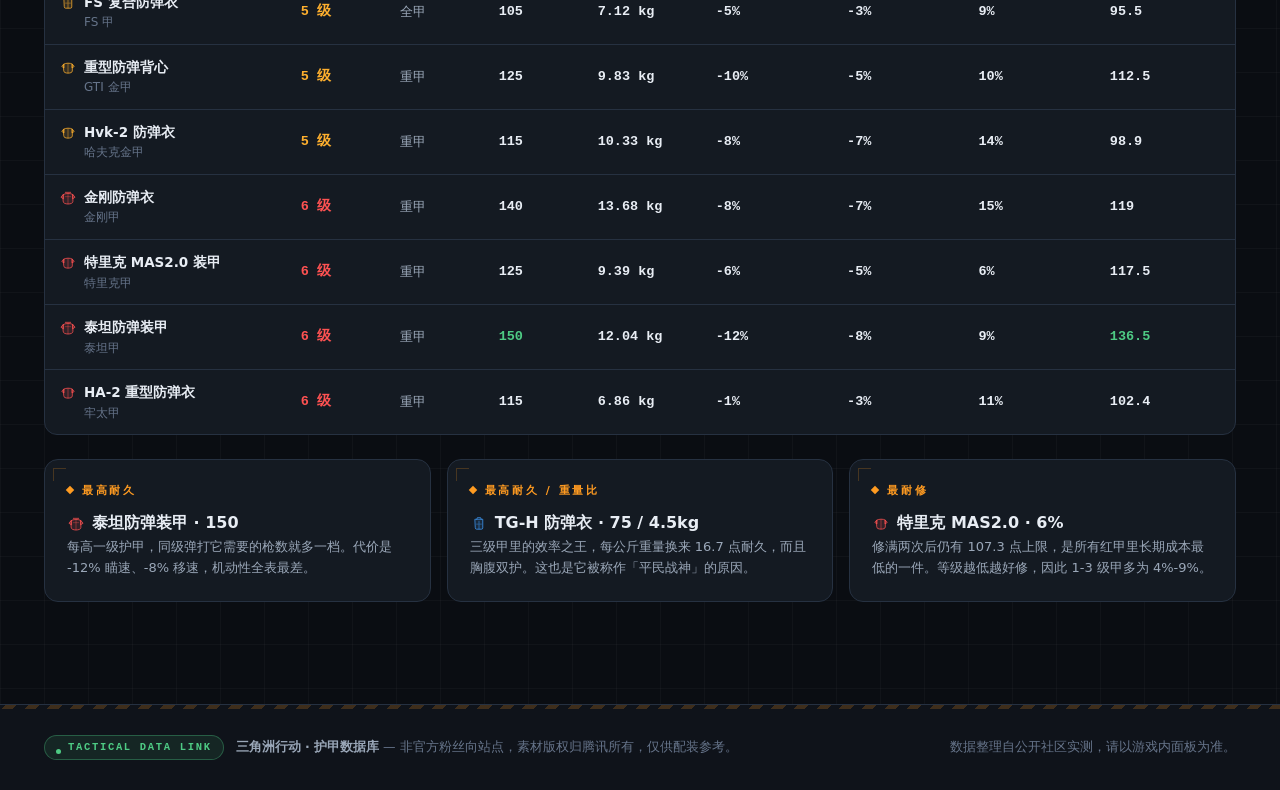
<file: compare.html>
<!DOCTYPE html>
<html lang="zh-CN" data-theme="dark">
<head>
<meta charset="UTF-8">
<meta name="viewport" content="width=device-width, initial-scale=1">
<link rel="icon" href="data:image/svg+xml,<svg xmlns='http://www.w3.org/2000/svg' viewBox='0 0 32 32'><path d='M16 3 29 26H3L16 3Z' fill='%23ff9b21'/></svg>">

<title>横向对比 · 全装备数据总表 | 三角洲行动护甲数据库</title>
<meta name="description" content="《三角洲行动》护甲与头盔横向对比总表：点击表头排序，快速找出最高耐久、最轻、最耐修的装备。">
<link rel="stylesheet" href="assets/style.css">
<link rel="stylesheet" href="assets/deco.css">
<style>
  th.sortable { cursor: pointer; user-select: none; }
  th.sortable:hover { color: var(--accent); }
  th.sortable::after { content: ' ⇅'; font-size: 10px; opacity: .4; }
  th.sortable.asc::after { content: ' ↑'; opacity: 1; color: var(--accent); }
  th.sortable.desc::after { content: ' ↓'; opacity: 1; color: var(--accent); }
  .tabs { display: flex; gap: 8px; margin-bottom: 20px; }
  .tab { padding: 9px 20px; border-radius: 10px; border: 1px solid var(--line); background: var(--panel); font-weight: 700; font-size: 14px; color: var(--txt-2); }
  .tab.on { background: var(--accent); border-color: var(--accent); color: #0a0d12; }
  [data-theme="light"] .tab.on { color: #fff; }
  .best { color: var(--ok); font-weight: 800; }
  .worst { color: var(--no); }
</style>
</head>
<body>

<nav class="nav">
  <div class="nav-in">
    <a class="brand" href="index.html">
      <svg width="26" height="26" viewBox="0 0 32 32" fill="none">
        <path d="M16 3 29 26H3L16 3Z" stroke="#ff9b21" stroke-width="2.2" stroke-linejoin="round"/>
        <path d="M16 12.5 22 23H10l6-10.5Z" fill="#ff9b21" opacity=".55"/>
      </svg>
      <span><small>Delta Force</small><b>护甲数据库</b></span>
    </a>
    <div class="nav-links">
      <a href="index.html" data-page="home">总览</a>
      <a href="armor.html" data-page="armor">护甲图鉴</a>
      <a href="helmet.html" data-page="helmet">头盔图鉴</a>
      <a href="ammo.html" data-page="ammo">弹药速查</a>
      <a href="mechanics.html" data-page="mechanics">机制解析</a>
      <a href="compare.html" data-page="compare">横向对比</a>
      <a href="sandbox.html" data-page="sandbox">对枪沙盘</a>
      <button class="theme-btn" id="themeBtn" title="切换明暗主题" aria-label="切换主题"></button>
    </div>
  </div>
</nav>

<header class="hero" style="padding:0">
  <div class="wrap hero-in" style="padding:48px 0 44px">
    <div class="eyebrow">Comparison</div>
    <h1 style="font-size:clamp(26px,3.4vw,38px)">横向对比总表</h1>
    <p class="lead">点击任意表头即可排序。<b style="color:var(--ok)">绿色</b>标记该项全表最优，<b style="color:var(--no)">红色</b>标记最差。</p>
  </div>
</header>

<main class="sec" style="padding-top:32px">
  <div class="wrap">

    <div class="tabs">
      <button class="tab on" data-tab="armor">防弹衣（25 件）</button>
      <button class="tab" data-tab="helmet">头盔（23 顶）</button>
    </div>

    <div id="armorPanel">
      <div class="tbl-wrap">
        <table id="armorTbl">
          <thead>
            <tr>
              <th class="sortable" data-k="name">名称</th>
              <th class="sortable" data-k="tier">等级</th>
              <th class="sortable" data-k="type">类型</th>
              <th class="sortable" data-k="dur">耐久</th>
              <th class="sortable" data-k="wt">重量</th>
              <th class="sortable" data-k="ads">瞄准速度</th>
              <th class="sortable" data-k="mv">移动速度</th>
              <th class="sortable" data-k="wear">维修损耗</th>
              <th class="sortable" data-k="d1">修满 1 次</th>
            </tr>
          </thead>
          <tbody></tbody>
        </table>
      </div>
      <div class="grid g3" style="margin-top:24px">
        <div class="card"><div class="eyebrow">最高耐久</div><h4 style="font-size:16px;margin-top:6px" data-ico="泰坦防弹装甲|armor">泰坦防弹装甲 · 150</h4><p style="font-size:13px;color:var(--txt-2)">每高一级护甲，同级弹打它需要的枪数就多一档。代价是 -12% 瞄速、-8% 移速，机动性全表最差。</p></div>
        <div class="card"><div class="eyebrow">最高耐久 / 重量比</div><h4 style="font-size:16px;margin-top:6px" data-ico="TG-H 防弹衣|armor">TG-H 防弹衣 · 75 / 4.5kg</h4><p style="font-size:13px;color:var(--txt-2)">三级甲里的效率之王，每公斤重量换来 16.7 点耐久，而且胸腹双护。这也是它被称作「平民战神」的原因。</p></div>
        <div class="card"><div class="eyebrow">最耐修</div><h4 style="font-size:16px;margin-top:6px" data-ico="特里克 MAS2.0 装甲|armor">特里克 MAS2.0 · 6%</h4><p style="font-size:13px;color:var(--txt-2)">修满两次后仍有 107.3 点上限，是所有红甲里长期成本最低的一件。等级越低越好修，因此 1-3 级甲多为 4%-9%。</p></div>
      </div>
    </div>

    <div id="helmetPanel" style="display:none">
      <div class="tbl-wrap">
        <table id="helmetTbl">
          <thead>
            <tr>
              <th class="sortable" data-k="name">名称</th>
              <th class="sortable" data-k="tier">等级</th>
              <th class="sortable" data-k="dur">耐久</th>
              <th class="sortable" data-k="wt">重量</th>
              <th class="sortable" data-k="hear">拾音范围</th>
              <th class="sortable" data-k="ads">瞄准速度</th>
              <th class="sortable" data-k="mv">移动速度</th>
              <th class="sortable" data-k="wear">维修损耗</th>
              <th class="sortable" data-k="anti">防同级狙</th>
            </tr>
          </thead>
          <tbody></tbody>
        </table>
      </div>
      <div class="grid g3" style="margin-top:24px">
        <div class="card"><div class="eyebrow">听力天花板</div><h4 style="font-size:16px;margin-top:6px" data-ico="DICH 训练头盔|helmet">DICH 训练头盔 · +50%</h4><p style="font-size:13px;color:var(--txt-2)">全游戏最大拾音范围增益，且不遮挡视野。代价是只有 35 耐久、15% 维修损耗，适合信息位而非贴脸位。</p></div>
        <div class="card"><div class="eyebrow">综合最强（六级）</div><h4 style="font-size:16px;margin-top:6px" data-ico="DICH-9 重型头盔|helmet">DICH-9 重型头盔</h4><p style="font-size:13px;color:var(--txt-2)">唯一「听力 +40% 且能防同级狙」的头盔，负面只有 -3% 瞄速 / -1% 移速。唯一缺点是主要靠特勤处制造，不是想买就买得到。</p></div>
        <div class="card"><div class="eyebrow">最耐打</div><h4 style="font-size:16px;margin-top:6px" data-ico="GT5 指挥官头盔|helmet">GT5 指挥官头盔 · 60 耐久</h4><p style="font-size:13px;color:var(--txt-2)">全游戏耐久最高的头盔，还能多次防狙击爆头。但 -8% 开镜速度对枪位负反馈明显，适合打狙或室内强攻。</p></div>
      </div>
    </div>

  </div>
</main>

<footer class="footer">
  <div class="wrap">
    <span><b>三角洲行动 · 护甲数据库</b> — 非官方粉丝向站点，素材版权归腾讯所有，仅供配装参考。</span>
    <span style="margin-left:auto">数据整理自公开社区实测，请以游戏内面板为准。</span>
  </div>
</footer>

<script src="assets/data.js"></script>
<script src="assets/icons.js"></script>
<script src="assets/itemimg.js"></script>
<script src="assets/app.js"></script>
<script src="assets/deco.js"></script>
<script>
  initNav('compare');

  /* 结论卡片：按 data-ico="名称|类型" 补上对应图标 */
  document.querySelectorAll('[data-ico]').forEach(el => {
    const parts = el.dataset.ico.split('|');
    const name = parts[0], kind = parts[1];
    const src = kind === 'helmet' ? HELMETS.concat(NVG_HELMETS) : ARMORS;
    const hit = src.find(x => x.name === name);
    el.insertAdjacentHTML('afterbegin', iconMini(name, kind, hit ? hit.tier : null));
  });

  const sign = v => (v === 0 ? '—' : (v > 0 ? '+' : '') + v + '%');

  /* ---------- 防弹衣 ---------- */
  const armorRows = ARMORS.map(a => ({
    ...a, d1: +(a.dur * (1 - a.wear / 100)).toFixed(1)
  }));
  const aMax = { dur: Math.max(...armorRows.map(r => r.dur)), d1: Math.max(...armorRows.map(r => r.d1)) };
  const aMin = { wt: Math.min(...armorRows.map(r => r.wt)), wear: Math.min(...armorRows.map(r => r.wear)) };

  function renderArmor(rows) {
    document.querySelector('#armorTbl tbody').innerHTML = rows.map(a => `
      <tr>
        <td>${iconMini(a.name, 'armor', a.tier)}<b>${a.name}</b><div style="font-size:12px;color:var(--txt-3);padding-left:25px">${a.alias || '—'}</div></td>
        <td class="num" style="color:var(--t${a.tier})">${a.tier} 级</td>
        <td style="font-size:12.5px;color:var(--txt-2)">${a.type}</td>
        <td class="num ${a.dur === aMax.dur ? 'best' : ''}">${a.dur}</td>
        <td class="num ${a.wt === aMin.wt ? 'best' : ''}">${a.wt} kg</td>
        <td class="num">${sign(a.ads)}</td>
        <td class="num">${sign(a.mv)}</td>
        <td class="num ${a.wear === aMin.wear ? 'best' : (a.wear >= 18 ? 'worst' : '')}">${a.wear}%</td>
        <td class="num ${a.d1 === aMax.d1 ? 'best' : ''}">${a.d1}</td>
      </tr>`).join('');
  }

  /* ---------- 头盔 ---------- */
  const allHelmets = HELMETS.concat(NVG_HELMETS);
  const hMax = { dur: Math.max(...allHelmets.map(r => r.dur)), hear: Math.max(...allHelmets.map(r => r.hear)) };
  const hMin = { wt: Math.min(...allHelmets.map(r => r.wt)), wear: Math.min(...allHelmets.map(r => r.wear)) };

  function renderHelmet(rows) {
    document.querySelector('#helmetTbl tbody').innerHTML = rows.map(h => {
      const anti = h.anti === true ? '<span class="badge g">可防</span>'
        : h.anti === false ? '<span class="badge r">不可防</span>' : '<span class="badge n">—</span>';
      return `<tr>
        <td>${iconMini(h.name, 'helmet', h.tier)}<b>${h.name}</b><div style="font-size:12px;color:var(--txt-3);padding-left:25px">${h.areas.join(' / ')}</div></td>
        <td class="num" style="color:var(--t${h.tier})">${h.tier} 级</td>
        <td class="num ${h.dur === hMax.dur ? 'best' : ''}">${h.dur}</td>
        <td class="num ${h.wt === hMin.wt ? 'best' : ''}">${h.wt} kg</td>
        <td class="num ${h.hear === hMax.hear ? 'best' : (h.hear < 0 ? 'worst' : '')}">${h.hear > 0 ? '+' : ''}${h.hear}%</td>
        <td class="num">${sign(h.ads)}</td>
        <td class="num">${sign(h.mv)}</td>
        <td class="num ${h.wear === hMin.wear ? 'best' : (h.wear >= 16 ? 'worst' : '')}">${h.wear}%</td>
        <td>${anti}</td>
      </tr>`;
    }).join('');
  }

  /* ---------- 排序 ---------- */
  let aState = { k: 'tier', asc: true };
  let hState = { k: 'tier', asc: true };

  function sortData(arr, st) {
    return [...arr].sort((x, y) => {
      let vx = x[st.k], vy = y[st.k];
      if (typeof vx === 'string') return st.asc ? vx.localeCompare(vy, 'zh') : vy.localeCompare(vx, 'zh');
      /* anti 布尔当数字处理 */
      if (typeof vx === 'boolean') { vx = vx ? 1 : 0; vy = vy ? 1 : 0; }
      if (vx === null || vx === undefined) vx = -1;
      if (vy === null || vy === undefined) vy = -1;
      return st.asc ? vx - vy : vy - vx;
    });
  }

  function bindSort(tblId, st, data, render) {
    const tbl = document.getElementById(tblId);
    tbl.querySelectorAll('th.sortable').forEach(th => {
      th.addEventListener('click', () => {
        if (st.k === th.dataset.k) st.asc = !st.asc;
        else { st.k = th.dataset.k; st.asc = true; }
        tbl.querySelectorAll('th.sortable').forEach(x => x.classList.remove('asc', 'desc'));
        th.classList.add(st.asc ? 'asc' : 'desc');
        render(sortData(data, st));
      });
    });
  }

  renderArmor(sortData(armorRows, aState));
  renderHelmet(sortData(allHelmets, hState));
  bindSort('armorTbl', aState, armorRows, renderArmor);
  bindSort('helmetTbl', hState, allHelmets, renderHelmet);

  /* ---------- 标签切换 ---------- */
  document.querySelectorAll('.tab').forEach(t => {
    t.addEventListener('click', () => {
      document.querySelectorAll('.tab').forEach(x => x.classList.remove('on'));
      t.classList.add('on');
      const armor = t.dataset.tab === 'armor';
      document.getElementById('armorPanel').style.display = armor ? '' : 'none';
      document.getElementById('helmetPanel').style.display = armor ? 'none' : '';
    });
  });
</script>
</body>
</html>
</file>
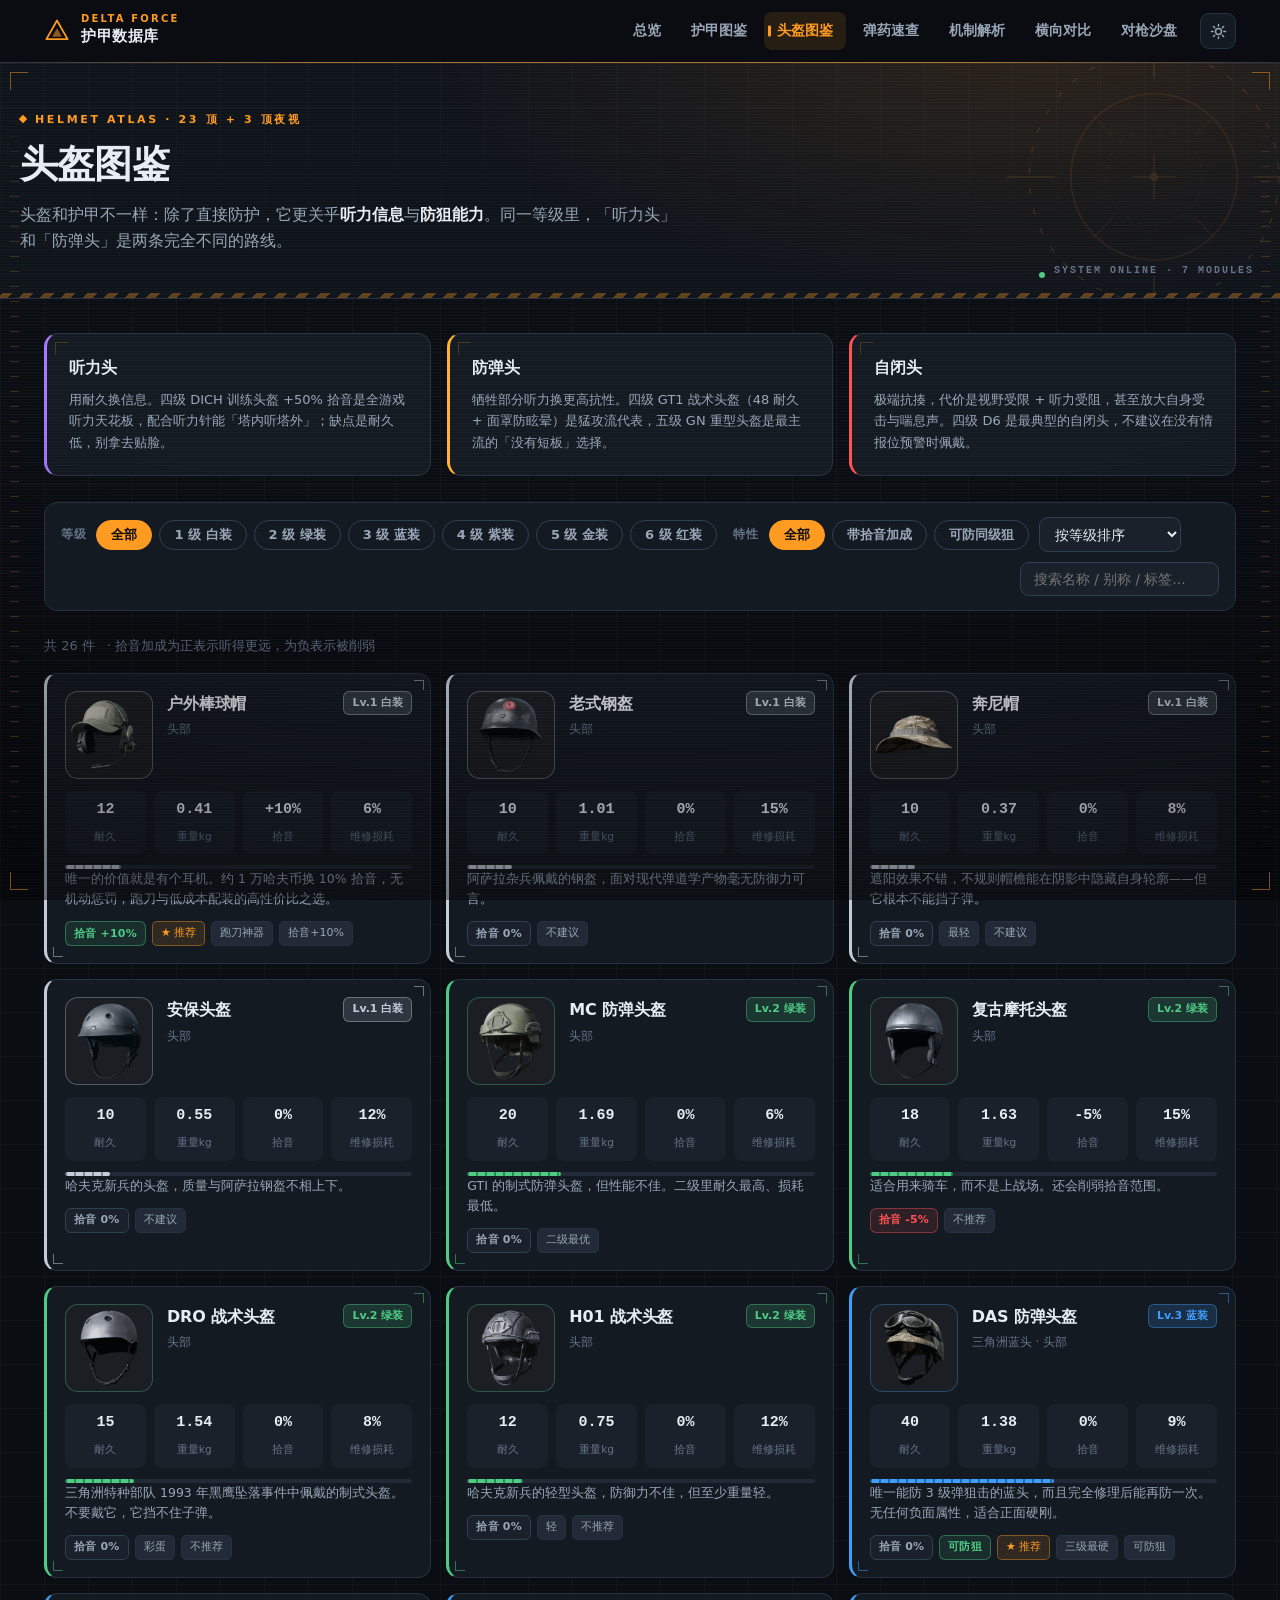
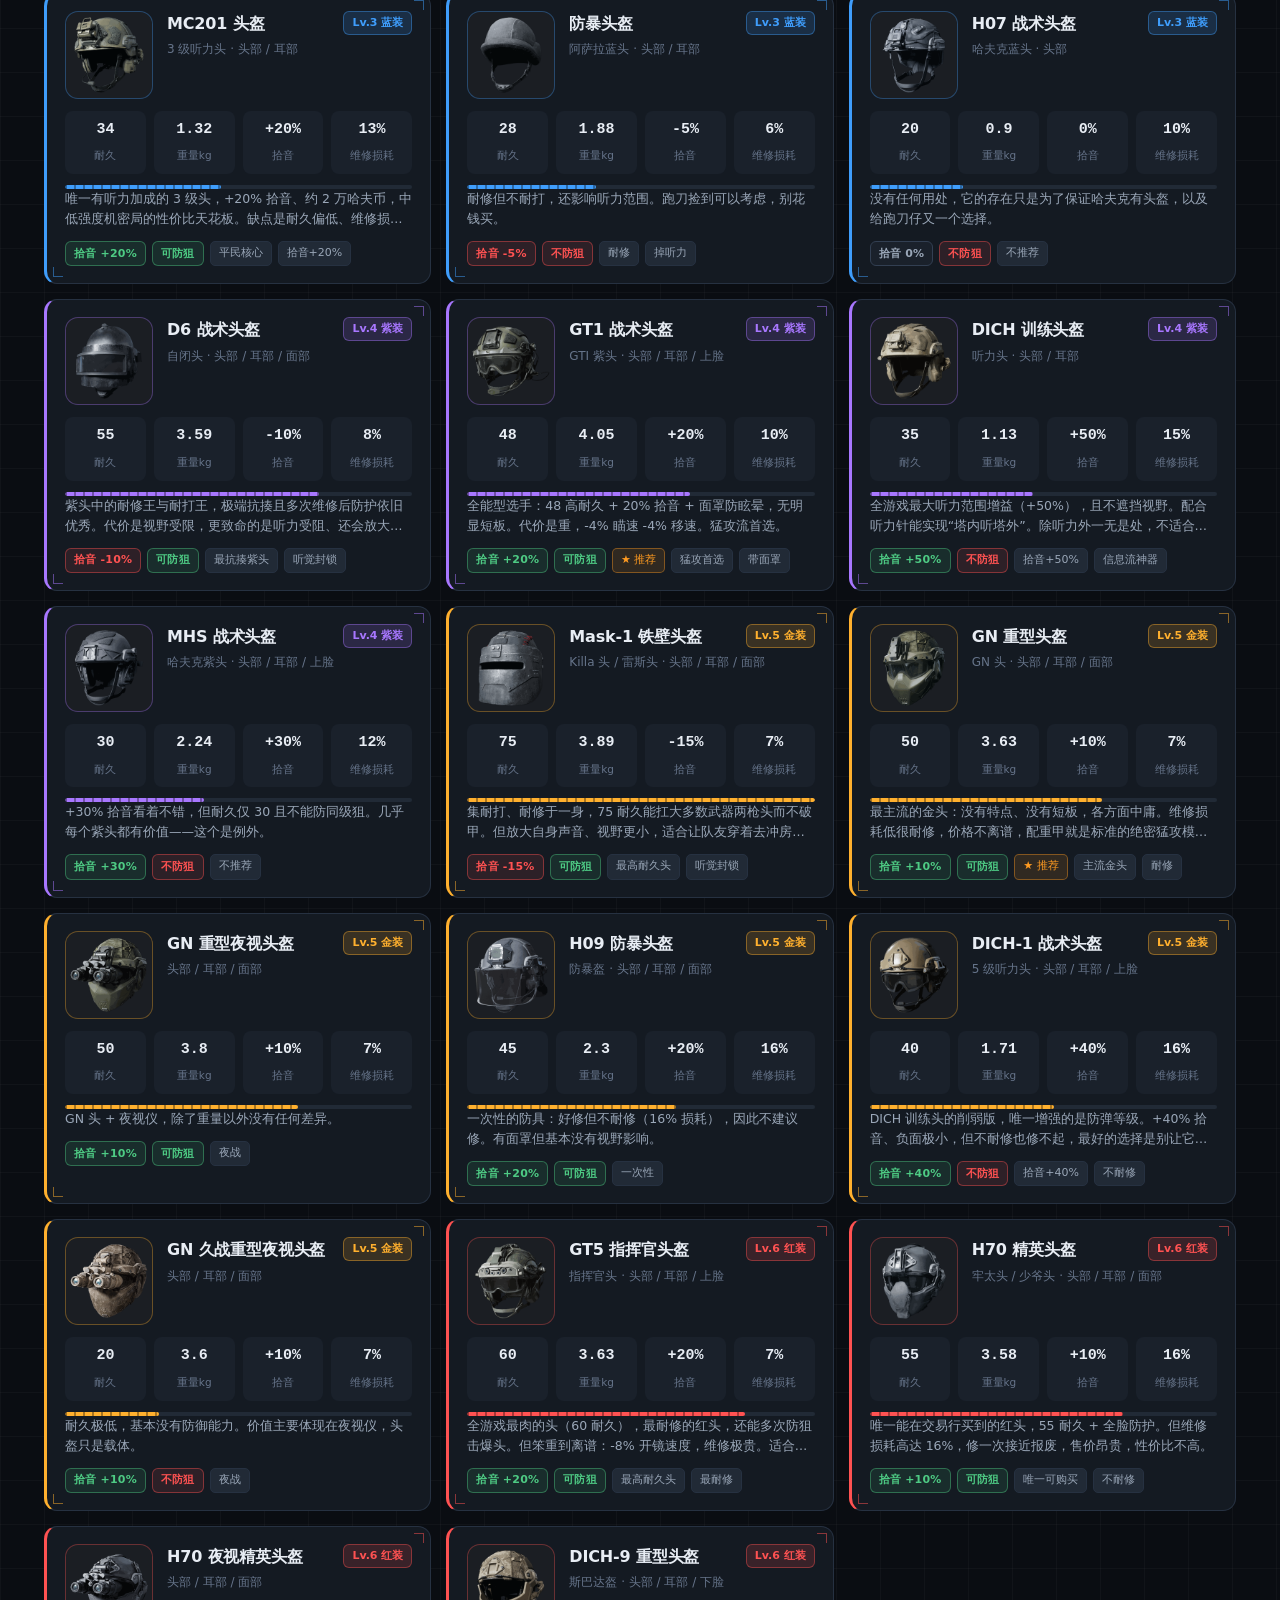
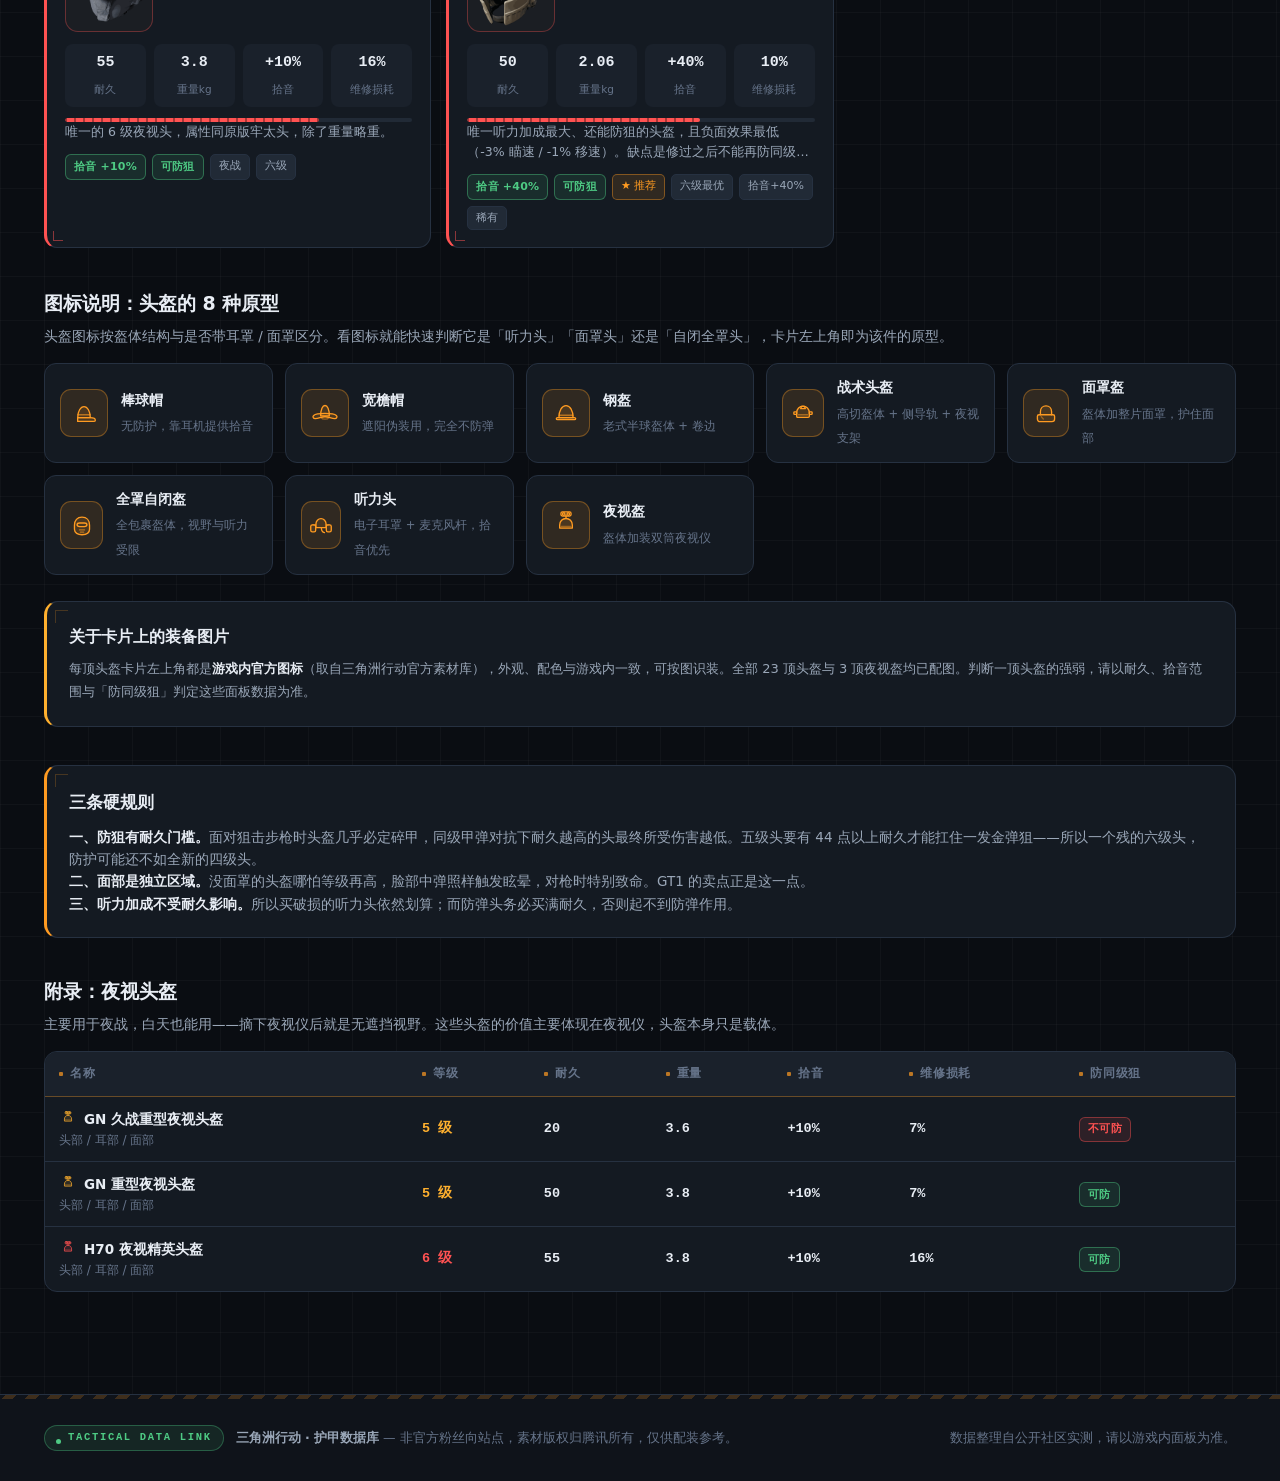
<file: helmet.html>
<!DOCTYPE html>
<html lang="zh-CN" data-theme="dark">
<head>
<meta charset="UTF-8">
<meta name="viewport" content="width=device-width, initial-scale=1">
<link rel="icon" href="data:image/svg+xml,<svg xmlns='http://www.w3.org/2000/svg' viewBox='0 0 32 32'><path d='M16 3 29 26H3L16 3Z' fill='%23ff9b21'/></svg>">

<title>头盔图鉴 · 1-6 级头盔全数据 | 三角洲行动</title>
<meta name="description" content="《三角洲行动》1-6 级头盔全数据：耐久、重量、拾音范围加成、降噪、防护区域与防同级狙爆头判定。">
<link rel="stylesheet" href="assets/style.css">
<link rel="stylesheet" href="assets/deco.css">
</head>
<body>

<nav class="nav">
  <div class="nav-in">
    <a class="brand" href="index.html">
      <svg width="26" height="26" viewBox="0 0 32 32" fill="none">
        <path d="M16 3 29 26H3L16 3Z" stroke="#ff9b21" stroke-width="2.2" stroke-linejoin="round"/>
        <path d="M16 12.5 22 23H10l6-10.5Z" fill="#ff9b21" opacity=".55"/>
      </svg>
      <span><small>Delta Force</small><b>护甲数据库</b></span>
    </a>
    <div class="nav-links">
      <a href="index.html" data-page="home">总览</a>
      <a href="armor.html" data-page="armor">护甲图鉴</a>
      <a href="helmet.html" data-page="helmet">头盔图鉴</a>
      <a href="ammo.html" data-page="ammo">弹药速查</a>
      <a href="mechanics.html" data-page="mechanics">机制解析</a>
      <a href="compare.html" data-page="compare">横向对比</a>
      <a href="sandbox.html" data-page="sandbox">对枪沙盘</a>
      <button class="theme-btn" id="themeBtn" title="切换明暗主题" aria-label="切换主题"></button>
    </div>
  </div>
</nav>

<header class="hero" style="padding:0">
  <div class="wrap hero-in" style="padding:48px 0 44px">
    <div class="eyebrow">Helmet Atlas · 23 顶 + 3 顶夜视</div>
    <h1 style="font-size:clamp(26px,3.4vw,38px)">头盔图鉴</h1>
    <p class="lead">头盔和护甲不一样：除了直接防护，它更关乎<b style="color:var(--txt)">听力信息</b>与<b style="color:var(--txt)">防狙能力</b>。同一等级里，「听力头」和「防弹头」是两条完全不同的路线。</p>
  </div>
</header>

<main class="sec" style="padding-top:34px">
  <div class="wrap">

    <div class="grid g3" style="margin-bottom:26px">
      <div class="card" style="border-left:3px solid var(--t4)">
        <h4 style="font-size:15.5px;margin-bottom:7px">听力头</h4>
        <p style="font-size:13px;color:var(--txt-2)">用耐久换信息。四级 DICH 训练头盔 +50% 拾音是全游戏听力天花板，配合听力针能「塔内听塔外」；缺点是耐久低，别拿去贴脸。</p>
      </div>
      <div class="card" style="border-left:3px solid var(--t5)">
        <h4 style="font-size:15.5px;margin-bottom:7px">防弹头</h4>
        <p style="font-size:13px;color:var(--txt-2)">牺牲部分听力换更高抗性。四级 GT1 战术头盔（48 耐久 + 面罩防眩晕）是猛攻流代表，五级 GN 重型头盔是最主流的「没有短板」选择。</p>
      </div>
      <div class="card" style="border-left:3px solid var(--t6)">
        <h4 style="font-size:15.5px;margin-bottom:7px">自闭头</h4>
        <p style="font-size:13px;color:var(--txt-2)">极端抗揍，代价是视野受限 + 听力受阻，甚至放大自身受击与喘息声。四级 D6 是最典型的自闭头，不建议在没有情报位预警时佩戴。</p>
      </div>
    </div>

    <div class="filters">
      <span class="lab">等级</span>
      <div id="tierChips" style="display:flex;gap:7px;flex-wrap:wrap"></div>
      <span class="lab" style="margin-left:6px">特性</span>
      <div id="subChips" style="display:flex;gap:7px;flex-wrap:wrap">
        <button class="chip on" data-v="all">全部</button>
        <button class="chip" data-v="hear">带拾音加成</button>
        <button class="chip" data-v="anti">可防同级狙</button>
      </div>
      <select class="sel" id="sort">
        <option value="tier">按等级排序</option>
        <option value="dur">按耐久排序</option>
        <option value="wt">按重量排序</option>
        <option value="wear">按维修损耗排序</option>
      </select>
      <input class="search" id="kw" placeholder="搜索名称 / 别称 / 标签…">
    </div>

    <div style="display:flex;align-items:center;gap:12px;margin-bottom:16px">
      <span id="cnt" style="font-size:13px;color:var(--txt-3)"></span>
      <span style="font-size:12.5px;color:var(--txt-3)">· 拾音加成为正表示听得更远，为负表示被削弱</span>
    </div>

    <div class="items" id="helmetGrid"></div>

    <h3 style="font-size:19px;margin:40px 0 6px">图标说明：头盔的 8 种原型</h3>
    <p style="font-size:13.5px;color:var(--txt-2);margin-bottom:16px">
      头盔图标按盔体结构与是否带耳罩 / 面罩区分。看图标就能快速判断它是「听力头」「面罩头」还是「自闭全罩头」，卡片左上角即为该件的原型。
    </p>
    <div class="ico-legend" id="helmetLegend"></div>

    <div class="card" style="margin-top:26px;border-left:3px solid var(--warn)">
      <h3 style="font-size:16px;margin-bottom:8px">关于卡片上的装备图片</h3>
      <p style="font-size:13px;color:var(--txt-2);line-height:1.75">
        每顶头盔卡片左上角都是<b style="color:var(--txt)">游戏内官方图标</b>（取自三角洲行动官方素材库），外观、配色与游戏内一致，可按图识装。全部 23 顶头盔与 3 顶夜视盔均已配图。判断一顶头盔的强弱，请以耐久、拾音范围与「防同级狙」判定这些面板数据为准。
      </p>
    </div>

    <div class="card" style="margin-top:38px;border-left:3px solid var(--accent)">
      <h3 style="font-size:17px;margin-bottom:10px">三条硬规则</h3>
      <p style="font-size:13.5px;color:var(--txt-2)">
        <b style="color:var(--txt)">一、防狙有耐久门槛。</b>面对狙击步枪时头盔几乎必定碎甲，同级甲弹对抗下耐久越高的头最终所受伤害越低。五级头要有 44 点以上耐久才能扛住一发金弹狙——所以一个残的六级头，防护可能还不如全新的四级头。<br>
        <b style="color:var(--txt)">二、面部是独立区域。</b>没面罩的头盔哪怕等级再高，脸部中弹照样触发眩晕，对枪时特别致命。GT1 的卖点正是这一点。<br>
        <b style="color:var(--txt)">三、听力加成不受耐久影响。</b>所以买破损的听力头依然划算；而防弹头务必买满耐久，否则起不到防弹作用。
      </p>
    </div>

    <h3 style="font-size:19px;margin:38px 0 6px">附录：夜视头盔</h3>
    <p style="font-size:13.5px;color:var(--txt-2);margin-bottom:16px">主要用于夜战，白天也能用——摘下夜视仪后就是无遮挡视野。这些头盔的价值主要体现在夜视仪，头盔本身只是载体。</p>
    <div class="tbl-wrap">
      <table>
        <thead>
          <tr><th>名称</th><th>等级</th><th>耐久</th><th>重量</th><th>拾音</th><th>维修损耗</th><th>防同级狙</th></tr>
        </thead>
        <tbody id="nvgBody"></tbody>
      </table>
    </div>

  </div>
</main>

<footer class="footer">
  <div class="wrap">
    <span><b>三角洲行动 · 护甲数据库</b> — 非官方粉丝向站点，素材版权归腾讯所有，仅供配装参考。</span>
    <span style="margin-left:auto">数据整理自公开社区实测，请以游戏内面板为准。</span>
  </div>
</footer>

<script src="assets/data.js"></script>
<script src="assets/icons.js"></script>
<script src="assets/itemimg.js"></script>
<script src="assets/app.js"></script>
<script src="assets/deco.js"></script>
<script>
  /* 夜视头盔并入主表检索，保持 openHelmet 索引一致 */
  window.__helmets = HELMETS.concat(NVG_HELMETS);
  initNav('helmet');
  setupAtlas({ data: window.__helmets, mountId: 'helmetGrid', type: 'helmet' });
  renderIconLegend('helmet', 'helmetLegend');

  document.getElementById('nvgBody').innerHTML = NVG_HELMETS.map(h => {
    const anti = h.anti === true
      ? '<span class="badge g">可防</span>'
      : h.anti === false ? '<span class="badge r">不可防</span>' : '<span class="badge n">—</span>';
    return `<tr>
      <td>${iconMini(h.name, 'helmet', h.tier)}<b>${h.name}</b><div style="font-size:12px;color:var(--txt-3)">${h.areas.join(' / ')}</div></td>
      <td class="num" style="color:var(--t${h.tier})">${h.tier} 级</td>
      <td class="num">${h.dur}</td>
      <td class="num">${h.wt}</td>
      <td class="num">${h.hear > 0 ? '+' : ''}${h.hear}%</td>
      <td class="num">${h.wear}%</td>
      <td>${anti}</td>
    </tr>`;
  }).join('');
</script>
</body>
</html>
</file>
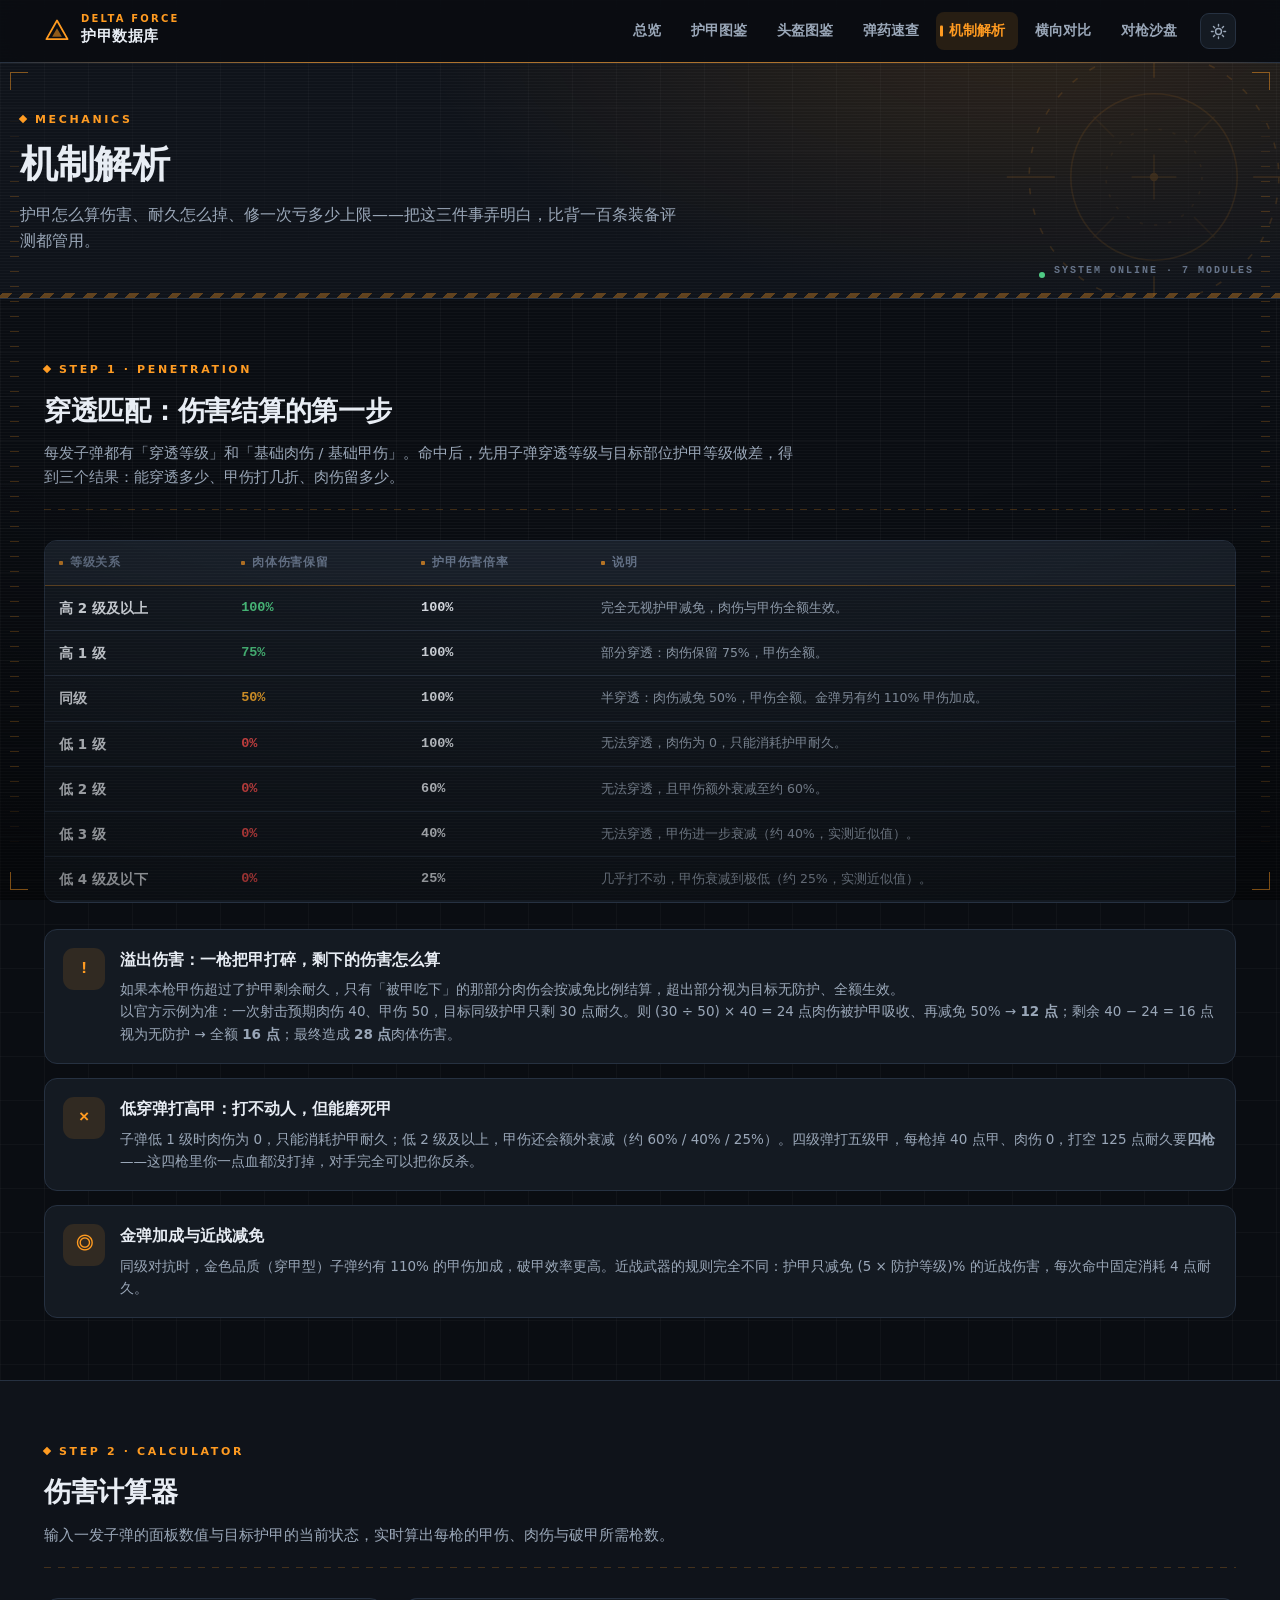
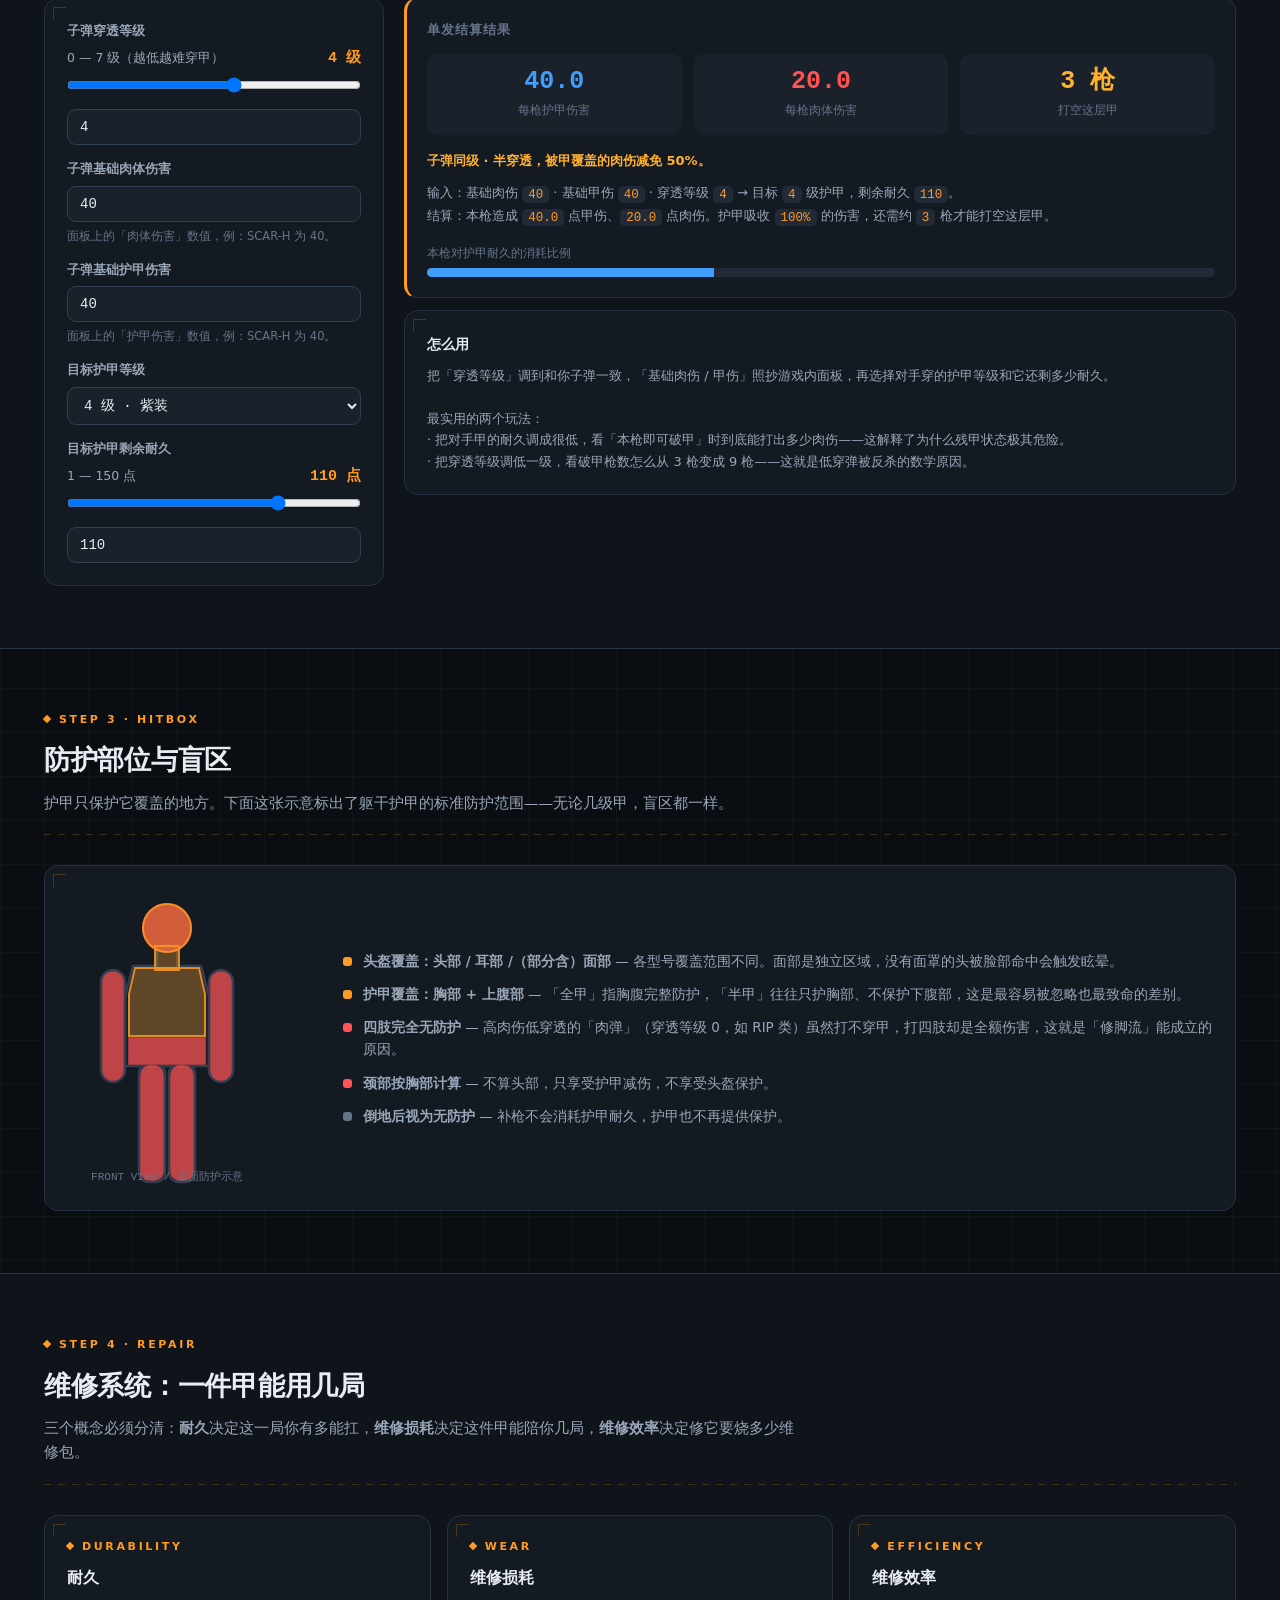
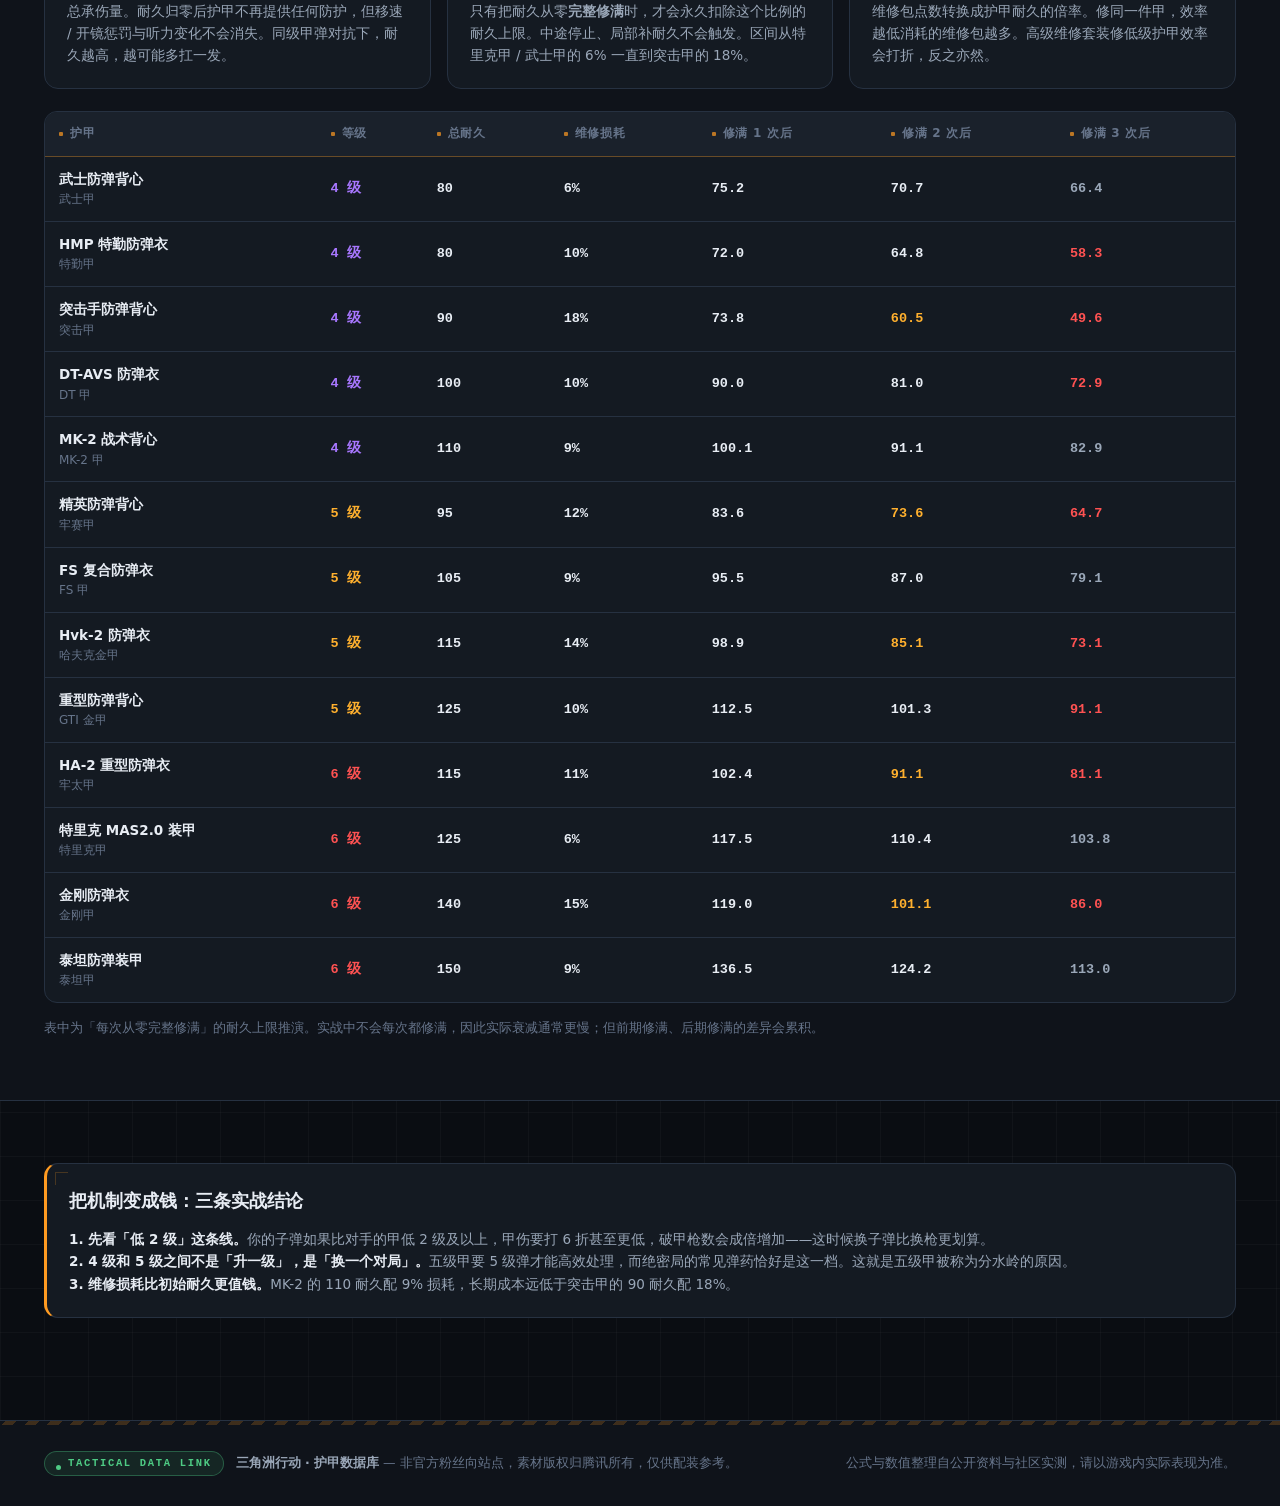
<file: mechanics.html>
<!DOCTYPE html>
<html lang="zh-CN" data-theme="dark">
<head>
<meta charset="UTF-8">
<meta name="viewport" content="width=device-width, initial-scale=1">
<link rel="icon" href="data:image/svg+xml,<svg xmlns='http://www.w3.org/2000/svg' viewBox='0 0 32 32'><path d='M16 3 29 26H3L16 3Z' fill='%23ff9b21'/></svg>">

<title>机制解析 · 穿透 / 减伤 / 维修 | 三角洲行动护甲数据库</title>
<meta name="description" content="《三角洲行动》护甲机制解析：穿透等级减伤公式、溢出伤害结算、防护部位盲区、维修损耗与维修效率，附可交互伤害计算器。">
<link rel="stylesheet" href="assets/style.css">
<link rel="stylesheet" href="assets/deco.css">
</head>
<body>

<nav class="nav">
  <div class="nav-in">
    <a class="brand" href="index.html">
      <svg width="26" height="26" viewBox="0 0 32 32" fill="none">
        <path d="M16 3 29 26H3L16 3Z" stroke="#ff9b21" stroke-width="2.2" stroke-linejoin="round"/>
        <path d="M16 12.5 22 23H10l6-10.5Z" fill="#ff9b21" opacity=".55"/>
      </svg>
      <span><small>Delta Force</small><b>护甲数据库</b></span>
    </a>
    <div class="nav-links">
      <a href="index.html" data-page="home">总览</a>
      <a href="armor.html" data-page="armor">护甲图鉴</a>
      <a href="helmet.html" data-page="helmet">头盔图鉴</a>
      <a href="ammo.html" data-page="ammo">弹药速查</a>
      <a href="mechanics.html" data-page="mechanics">机制解析</a>
      <a href="compare.html" data-page="compare">横向对比</a>
      <a href="sandbox.html" data-page="sandbox">对枪沙盘</a>
      <button class="theme-btn" id="themeBtn" title="切换明暗主题" aria-label="切换主题"></button>
    </div>
  </div>
</nav>

<header class="hero" style="padding:0">
  <div class="wrap hero-in" style="padding:48px 0 44px">
    <div class="eyebrow">Mechanics</div>
    <h1 style="font-size:clamp(26px,3.4vw,38px)">机制解析</h1>
    <p class="lead">护甲怎么算伤害、耐久怎么掉、修一次亏多少上限——把这三件事弄明白，比背一百条装备评测都管用。</p>
  </div>
</header>

<main>

  <!-- 穿透机制 -->
  <section class="sec">
    <div class="wrap">
      <div class="sec-head">
        <div class="eyebrow">Step 1 · Penetration</div>
        <h2>穿透匹配：伤害结算的第一步</h2>
        <p>每发子弹都有「穿透等级」和「基础肉伤 / 基础甲伤」。命中后，先用子弹穿透等级与目标部位护甲等级做差，得到三个结果：能穿透多少、甲伤打几折、肉伤留多少。</p>
      </div>
      <div class="tbl-wrap">
        <table>
          <thead>
            <tr><th>等级关系</th><th>肉体伤害保留</th><th>护甲伤害倍率</th><th>说明</th></tr>
          </thead>
          <tbody id="penBody"></tbody>
        </table>
      </div>

      <div class="mech" style="margin-top:26px">
        <div class="mech-row">
          <div class="mech-ico">!</div>
          <div>
            <h4>溢出伤害：一枪把甲打碎，剩下的伤害怎么算</h4>
            <p>如果本枪甲伤超过了护甲剩余耐久，只有「被甲吃下」的那部分肉伤会按减免比例结算，超出部分视为目标无防护、全额生效。<br>
            以官方示例为准：一次射击预期肉伤 40、甲伤 50，目标同级护甲只剩 30 点耐久。则 (30 ÷ 50) × 40 = 24 点肉伤被护甲吸收、再减免 50% → <b>12 点</b>；剩余 40 − 24 = 16 点视为无防护 → 全额 <b>16 点</b>；最终造成 <b>28 点</b>肉体伤害。</p>
          </div>
        </div>
        <div class="mech-row">
          <div class="mech-ico">×</div>
          <div>
            <h4>低穿弹打高甲：打不动人，但能磨死甲</h4>
            <p>子弹低 1 级时肉伤为 0，只能消耗护甲耐久；低 2 级及以上，甲伤还会额外衰减（约 60% / 40% / 25%）。四级弹打五级甲，每枪掉 40 点甲、肉伤 0，打空 125 点耐久要<b>四枪</b>——这四枪里你一点血都没打掉，对手完全可以把你反杀。</p>
          </div>
        </div>
        <div class="mech-row">
          <div class="mech-ico">◎</div>
          <div>
            <h4>金弹加成与近战减免</h4>
            <p>同级对抗时，金色品质（穿甲型）子弹约有 110% 的甲伤加成，破甲效率更高。近战武器的规则完全不同：护甲只减免 (5 × 防护等级)% 的近战伤害，每次命中固定消耗 4 点耐久。</p>
          </div>
        </div>
      </div>
    </div>
  </section>

  <!-- 计算器 -->
  <section class="sec" style="background:var(--bg-2);border-top:1px solid var(--line);border-bottom:1px solid var(--line)">
    <div class="wrap">
      <div class="sec-head">
        <div class="eyebrow">Step 2 · Calculator</div>
        <h2>伤害计算器</h2>
        <p>输入一发子弹的面板数值与目标护甲的当前状态，实时算出每枪的甲伤、肉伤与破甲所需枪数。</p>
      </div>

      <div class="calc">
        <div class="card">
          <div class="field">
            <label>子弹穿透等级</label>
            <div class="range-out"><span>0 — 7 级（越低越难穿甲）</span><b id="bLvOut"></b></div>
            <input type="range" id="bLvR" min="0" max="7" step="1" value="4" style="width:100%">
            <input type="number" id="bLv" value="4" min="0" max="7" style="margin-top:8px">
          </div>
          <div class="field">
            <label>子弹基础肉体伤害</label>
            <input type="number" id="bFlesh" value="40" min="0" step="1">
            <div class="hint">面板上的「肉体伤害」数值，例：SCAR-H 为 40。</div>
          </div>
          <div class="field">
            <label>子弹基础护甲伤害</label>
            <input type="number" id="bArmor" value="40" min="1" step="1">
            <div class="hint">面板上的「护甲伤害」数值，例：SCAR-H 为 40。</div>
          </div>
          <div class="field">
            <label>目标护甲等级</label>
            <select id="aLv">
              <option value="1">1 级 · 白装</option>
              <option value="2">2 级 · 绿装</option>
              <option value="3">3 级 · 蓝装</option>
              <option value="4" selected>4 级 · 紫装</option>
              <option value="5">5 级 · 金装</option>
              <option value="6">6 级 · 红装</option>
            </select>
          </div>
          <div class="field" style="margin-bottom:0">
            <label>目标护甲剩余耐久</label>
            <div class="range-out"><span>1 — 150 点</span><b id="aDurOut"></b></div>
            <input type="range" id="aDurR" min="1" max="150" step="1" value="110" style="width:100%">
            <input type="number" id="aDur" value="110" min="1" max="150" style="margin-top:8px">
          </div>
        </div>

        <div class="result">
          <div class="res-main">
            <h4>单发结算结果</h4>
            <div class="res-grid">
              <div><b id="rArmorDmg" style="color:var(--t3)">—</b><span>每枪护甲伤害</span></div>
              <div><b id="rFleshDmg" style="color:var(--t6)">—</b><span>每枪肉体伤害</span></div>
              <div><b id="rShots" style="color:var(--t5)">—</b><span>打空这层甲</span></div>
            </div>
            <div class="res-explain">
              <b id="rVerdict" style="font-weight:800">—</b>
              <div style="margin-top:10px" id="rExplain"></div>
              <div style="margin-top:14px">
                <div style="font-size:12px;color:var(--txt-3);margin-bottom:5px">本枪对护甲耐久的消耗比例</div>
                <div class="hp-bar" id="rBar"></div>
              </div>
            </div>
          </div>

          <div class="card">
            <h4 style="font-size:14px;margin-bottom:9px">怎么用</h4>
            <p style="font-size:13px;color:var(--txt-2)">
              把「穿透等级」调到和你子弹一致，「基础肉伤 / 甲伤」照抄游戏内面板，再选择对手穿的护甲等级和它还剩多少耐久。<br><br>
              最实用的两个玩法：<br>
              · 把对手甲的耐久调成很低，看「本枪即可破甲」时到底能打出多少肉伤——这解释了为什么残甲状态极其危险。<br>
              · 把穿透等级调低一级，看破甲枪数怎么从 3 枪变成 9 枪——这就是低穿弹被反杀的数学原因。
            </p>
          </div>
        </div>
      </div>
    </div>
  </section>

  <!-- 部位 -->
  <section class="sec">
    <div class="wrap">
      <div class="sec-head">
        <div class="eyebrow">Step 3 · Hitbox</div>
        <h2>防护部位与盲区</h2>
        <p>护甲只保护它覆盖的地方。下面这张示意标出了躯干护甲的标准防护范围——无论几级甲，盲区都一样。</p>
      </div>
      <div class="card">
        <div class="parts">
          <svg viewBox="0 0 200 300" width="200" height="300" role="img" aria-label="躯干与头部防护区域示意">
            <g stroke="var(--line-2)" stroke-width="2.5" fill="var(--panel-2)">
              <!-- 手臂 -->
              <rect x="34" y="82" width="24" height="112" rx="12"/>
              <rect x="142" y="82" width="24" height="112" rx="12"/>
              <!-- 腿 -->
              <rect x="72" y="176" width="26" height="118" rx="10"/>
              <rect x="102" y="176" width="26" height="118" rx="10"/>
              <!-- 躯干 -->
              <path d="M66 78 H134 L142 108 V178 H58 V108 Z"/>
              <!-- 颈部 -->
              <rect x="90" y="60" width="20" height="20"/>
            </g>
            <!-- 盲区标注（先铺红色，再由上层护甲/头盔覆盖） -->
            <g fill="var(--no)" opacity=".72" stroke="var(--no)" stroke-width="1.6">
              <rect x="36" y="84" width="20" height="108" rx="10"/>
              <rect x="144" y="84" width="20" height="108" rx="10"/>
              <rect x="74" y="178" width="22" height="114" rx="9"/>
              <rect x="104" y="178" width="22" height="114" rx="9"/>
              <path d="M62 150 H138 V176 H62 Z"/>
              <circle cx="100" cy="40" r="24"/>
            </g>
            <g fill="var(--accent)" opacity=".30">
              <circle cx="100" cy="40" r="24"/>
              <rect x="88" y="58" width="24" height="24"/>
              <path d="M68 80 H132 L138 106 V148 H62 V106 Z"/>
            </g>
            <g stroke="var(--accent)" stroke-width="2" fill="none" opacity=".85">
              <circle cx="100" cy="40" r="24"/>
              <rect x="88" y="58" width="24" height="24"/>
              <path d="M68 80 H132 L138 106 V148 H62 V106 Z"/>
            </g>
            <text x="100" y="292" text-anchor="middle" font-size="11" fill="var(--txt-3)" font-family="monospace">FRONT VIEW / 正面防护示意</text>
          </svg>

          <ul>
            <li><span class="dot" style="background:var(--accent)"></span><span><b>头盔覆盖：头部 / 耳部 /（部分含）面部</b> — 各型号覆盖范围不同。面部是独立区域，没有面罩的头被脸部命中会触发眩晕。</span></li>
            <li><span class="dot" style="background:var(--accent)"></span><span><b>护甲覆盖：胸部 + 上腹部</b> — 「全甲」指胸腹完整防护，「半甲」往往只护胸部、不保护下腹部，这是最容易被忽略也最致命的差别。</span></li>
            <li><span class="dot" style="background:var(--no)"></span><span><b>四肢完全无防护</b> — 高肉伤低穿透的「肉弹」（穿透等级 0，如 RIP 类）虽然打不穿甲，打四肢却是全额伤害，这就是「修脚流」能成立的原因。</span></li>
            <li><span class="dot" style="background:var(--no)"></span><span><b>颈部按胸部计算</b> — 不算头部，只享受护甲减伤，不享受头盔保护。</span></li>
            <li><span class="dot" style="background:var(--txt-3)"></span><span><b>倒地后视为无防护</b> — 补枪不会消耗护甲耐久，护甲也不再提供保护。</span></li>
          </ul>
        </div>
      </div>
    </div>
  </section>

  <!-- 维修 -->
  <section class="sec" style="background:var(--bg-2);border-top:1px solid var(--line);border-bottom:1px solid var(--line)">
    <div class="wrap">
      <div class="sec-head">
        <div class="eyebrow">Step 4 · Repair</div>
        <h2>维修系统：一件甲能用几局</h2>
        <p>三个概念必须分清：<b>耐久</b>决定这一局你有多能扛，<b>维修损耗</b>决定这件甲能陪你几局，<b>维修效率</b>决定修它要烧多少维修包。</p>
      </div>
      <div class="grid g3">
        <div class="card">
          <div class="eyebrow">Durability</div>
          <h4 style="font-size:16px;margin:6px 0 8px">耐久</h4>
          <p style="font-size:13.5px;color:var(--txt-2)">总承伤量。耐久归零后护甲不再提供任何防护，但移速 / 开镜惩罚与听力变化不会消失。同级甲弹对抗下，耐久越高，越可能多扛一发。</p>
        </div>
        <div class="card">
          <div class="eyebrow">Wear</div>
          <h4 style="font-size:16px;margin:6px 0 8px">维修损耗</h4>
          <p style="font-size:13.5px;color:var(--txt-2)">只有把耐久从零<b>完整修满</b>时，才会永久扣除这个比例的耐久上限。中途停止、局部补耐久不会触发。区间从特里克甲 / 武士甲的 6% 一直到突击甲的 18%。</p>
        </div>
        <div class="card">
          <div class="eyebrow">Efficiency</div>
          <h4 style="font-size:16px;margin:6px 0 8px">维修效率</h4>
          <p style="font-size:13.5px;color:var(--txt-2)">维修包点数转换成护甲耐久的倍率。修同一件甲，效率越低消耗的维修包越多。高级维修套装修低级护甲效率会打折，反之亦然。</p>
        </div>
      </div>

      <div class="tbl-wrap" style="margin-top:22px">
        <table>
          <thead>
            <tr><th>护甲</th><th>等级</th><th>总耐久</th><th>维修损耗</th><th>修满 1 次后</th><th>修满 2 次后</th><th>修满 3 次后</th></tr>
          </thead>
          <tbody id="repairBody"></tbody>
        </table>
      </div>
      <p style="margin-top:14px;font-size:13px;color:var(--txt-3)">
        表中为「每次从零完整修满」的耐久上限推演。实战中不会每次都修满，因此实际衰减通常更慢；但前期修满、后期修满的差异会累积。
      </p>
    </div>
  </section>

  <section class="sec">
    <div class="wrap">
      <div class="card" style="border-left:3px solid var(--accent)">
        <h3 style="font-size:18px;margin-bottom:12px">把机制变成钱：三条实战结论</h3>
        <p style="font-size:13.5px;color:var(--txt-2)">
          <b style="color:var(--txt)">1. 先看「低 2 级」这条线。</b>你的子弹如果比对手的甲低 2 级及以上，甲伤要打 6 折甚至更低，破甲枪数会成倍增加——这时候换子弹比换枪更划算。<br>
          <b style="color:var(--txt)">2. 4 级和 5 级之间不是「升一级」，是「换一个对局」。</b>五级甲要 5 级弹才能高效处理，而绝密局的常见弹药恰好是这一档。这就是五级甲被称为分水岭的原因。<br>
          <b style="color:var(--txt)">3. 维修损耗比初始耐久更值钱。</b>MK-2 的 110 耐久配 9% 损耗，长期成本远低于突击甲的 90 耐久配 18%。
        </p>
      </div>
    </div>
  </section>

</main>

<footer class="footer">
  <div class="wrap">
    <span><b>三角洲行动 · 护甲数据库</b> — 非官方粉丝向站点，素材版权归腾讯所有，仅供配装参考。</span>
    <span style="margin-left:auto">公式与数值整理自公开资料与社区实测，请以游戏内实际表现为准。</span>
  </div>
</footer>

<script src="assets/data.js"></script>
<script src="assets/icons.js"></script>
<script src="assets/itemimg.js"></script>
<script src="assets/app.js"></script>
<script src="assets/deco.js"></script>
<script>
  initNav('mechanics');

  /* 穿透表 */
  document.getElementById('penBody').innerHTML = PEN_TABLE.map(p => `
    <tr>
      <td><b>${p.label}</b></td>
      <td class="num" style="color:${p.flesh >= 75 ? 'var(--ok)' : p.flesh > 0 ? 'var(--warn)' : 'var(--no)'}">${p.flesh}%</td>
      <td class="num">${p.armor}%</td>
      <td style="color:var(--txt-2);font-size:12.5px">${p.text}</td>
    </tr>`).join('');

  /* 维修推演表（只列四级及以上，避免过长） */
  document.getElementById('repairBody').innerHTML = ARMORS
    .filter(a => a.tier >= 4)
    .sort((a, b) => a.tier - b.tier || a.dur - b.dur)
    .map(a => {
      const d1 = a.dur * (1 - a.wear / 100);
      const d2 = a.dur * Math.pow(1 - a.wear / 100, 2);
      const d3 = a.dur * Math.pow(1 - a.wear / 100, 3);
      return `<tr>
        <td><b>${a.name}</b><div style="font-size:12px;color:var(--txt-3)">${a.alias || a.type}</div></td>
        <td class="num" style="color:var(--t${a.tier})">${a.tier} 级</td>
        <td class="num">${a.dur}</td>
        <td class="num">${a.wear}%</td>
        <td class="num">${d1.toFixed(1)}</td>
        <td class="num" style="color:${d2 < a.dur * .8 ? 'var(--t5)' : 'var(--txt)'}">${d2.toFixed(1)}</td>
        <td class="num" style="color:${d3 < a.dur * .75 ? 'var(--t6)' : 'var(--txt-2)'}">${d3.toFixed(1)}</td>
      </tr>`;
    }).join('');

  /* 计算器：额外同步显示当前值 */
  const bLv = document.getElementById('bLv'), aDur = document.getElementById('aDur');
  const syncOut = () => {
    document.getElementById('bLvOut').textContent = bLv.value + ' 级';
    document.getElementById('aDurOut').textContent = aDur.value + ' 点';
  };
  bLv.addEventListener('input', syncOut);
  aDur.addEventListener('input', syncOut);
  document.getElementById('bLvR').addEventListener('input', syncOut);
  document.getElementById('aDurR').addEventListener('input', syncOut);
  syncOut();

  initCalc();
</script>
</body>
</html>
</file>
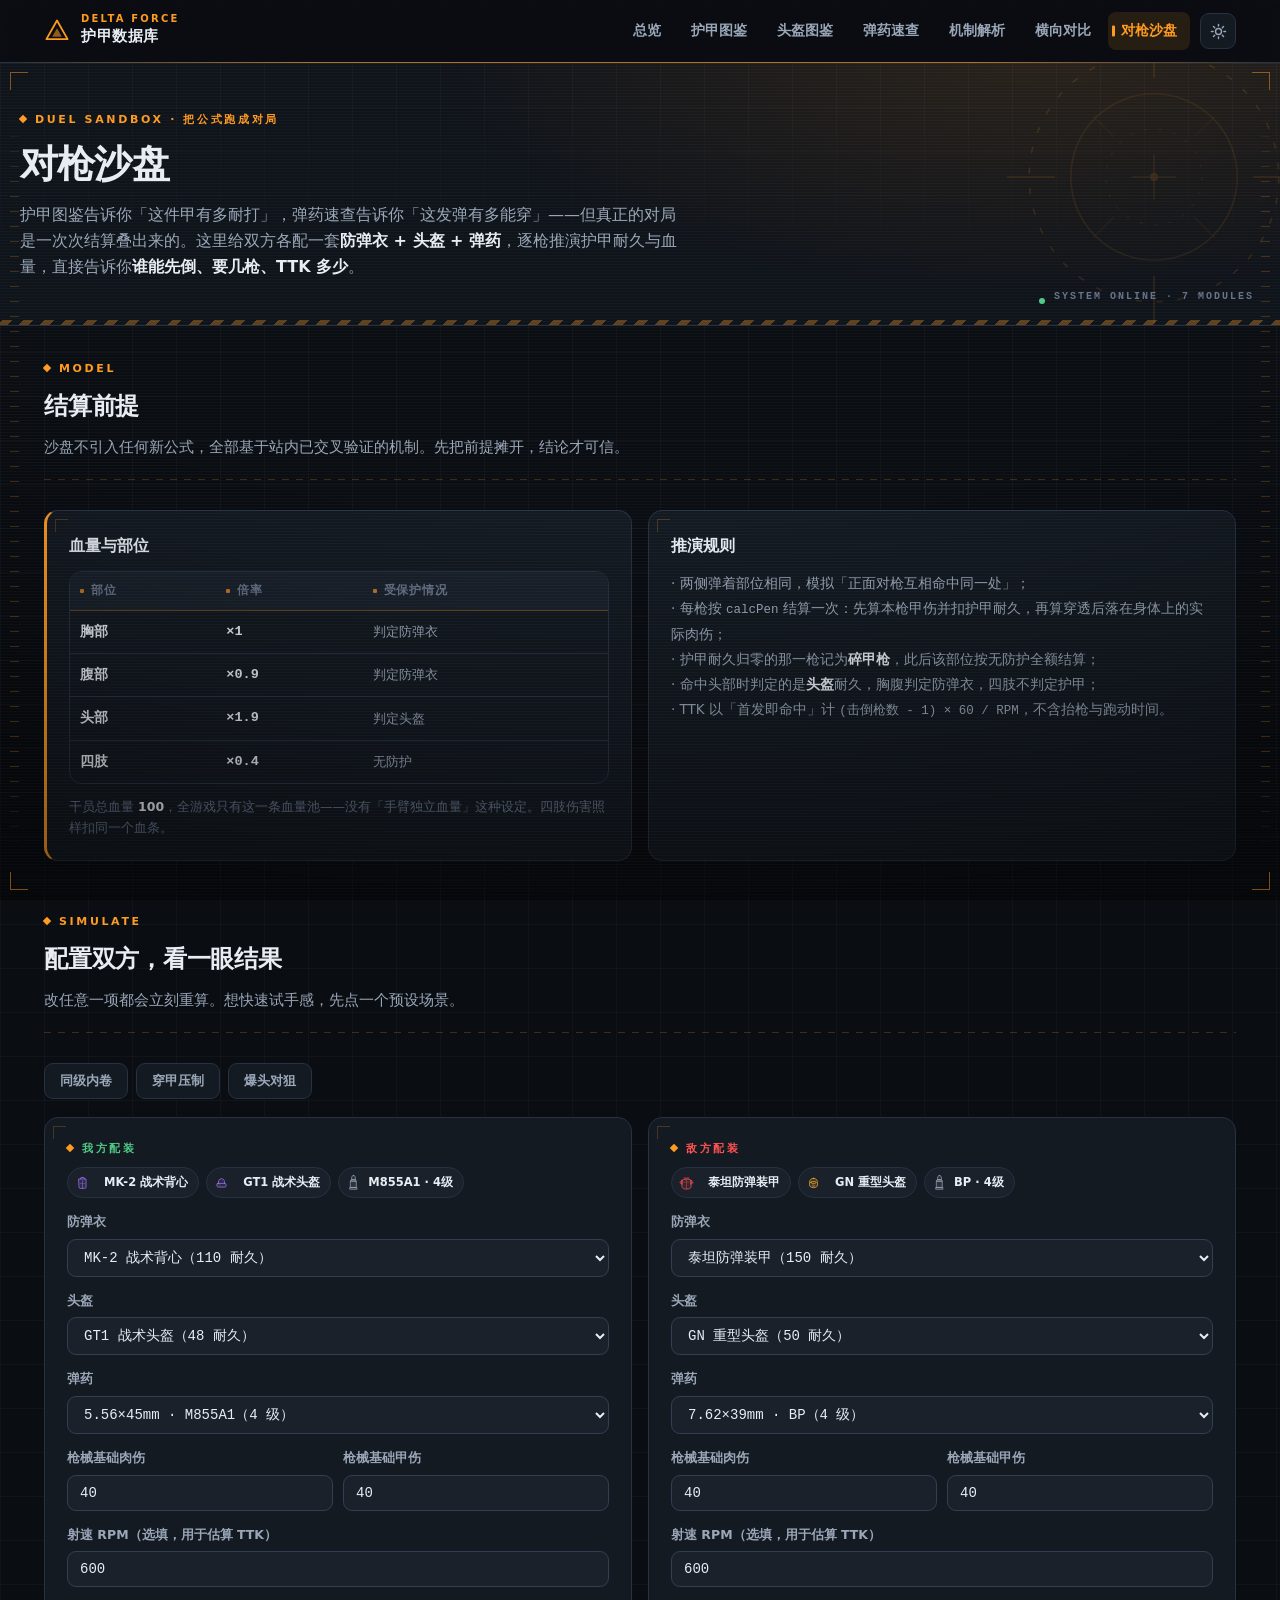
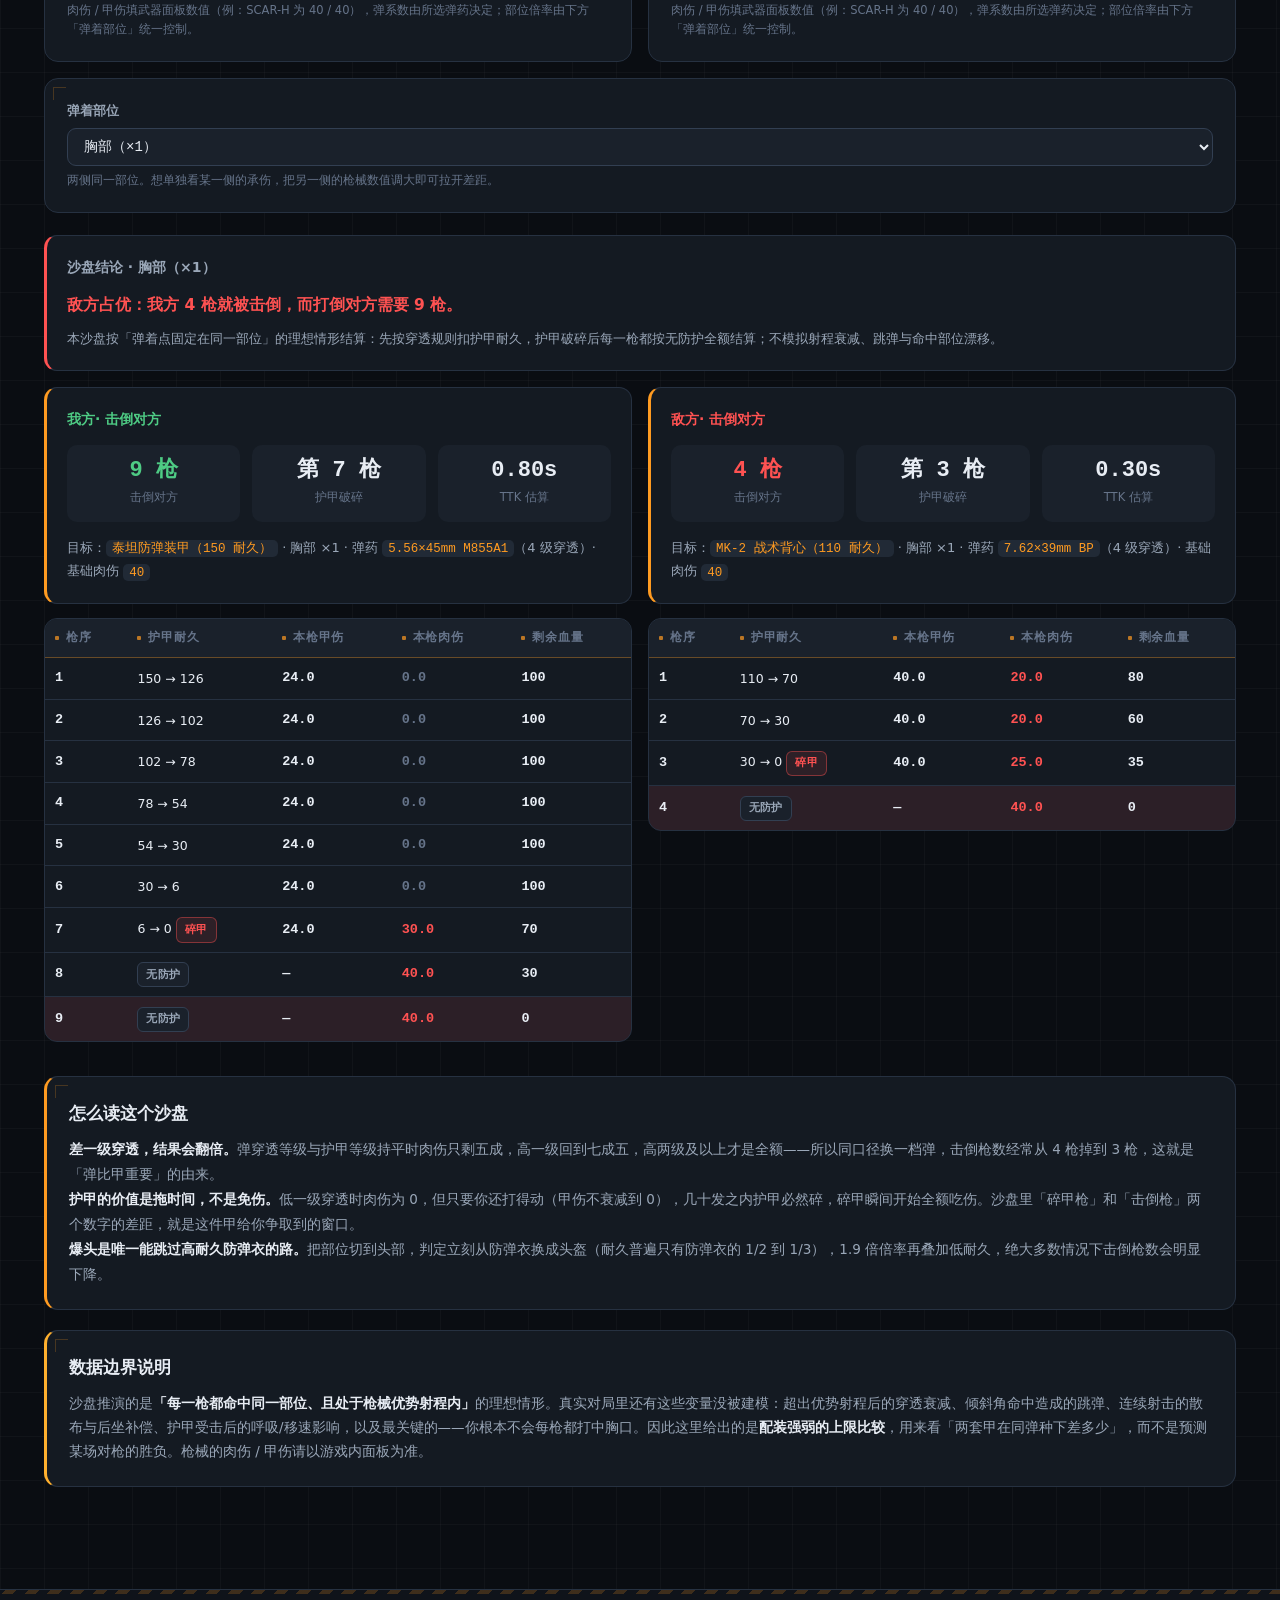
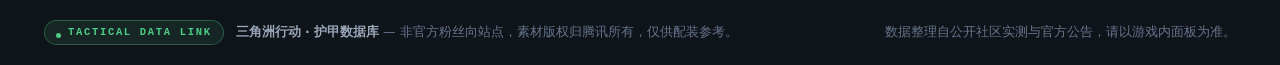
<file: sandbox.html>
<!DOCTYPE html>
<html lang="zh-CN" data-theme="dark">
<head>
<meta charset="UTF-8">
<meta name="viewport" content="width=device-width, initial-scale=1">
<link rel="icon" href="data:image/svg+xml,<svg xmlns='http://www.w3.org/2000/svg' viewBox='0 0 32 32'><path d='M16 3 29 26H3L16 3Z' fill='%23ff9b21'/></svg>">

<title>对枪沙盘 · 配装承伤与击杀枪数推演 | 三角洲行动护甲数据库</title>
<meta name="description" content="《三角洲行动》对枪沙盘：为双方分别选好防弹衣、头盔、弹药与弹着部位，逐枪模拟护甲破碎与血量结算，推算谁能先被击倒、需要几枪、TTK 多少。">
<link rel="stylesheet" href="assets/style.css">
<link rel="stylesheet" href="assets/deco.css">
<style>
  .sim-presets { display: flex; flex-wrap: wrap; gap: 8px; margin-bottom: 18px; }
  .sim-pre {
    padding: 8px 15px; border-radius: 9px; font-size: 13px; font-weight: 700;
    border: 1px solid var(--line); background: var(--panel); color: var(--txt-2);
    transition: .18s; cursor: pointer;
  }
  .sim-pre:hover { color: var(--accent); border-color: var(--accent); }
  .sim-loadout { display: flex; flex-wrap: wrap; gap: 7px; }
  .sim-chip {
    display: inline-flex; align-items: center; gap: 6px; padding: 5px 10px 5px 6px;
    border-radius: 999px; border: 1px solid var(--line); background: var(--panel-2);
    font-size: 11.5px; color: var(--txt-2); max-width: 100%;
  }
  .sim-chip b { font-weight: 700; color: var(--txt); white-space: nowrap; overflow: hidden; text-overflow: ellipsis; }
  .sim-chip .ico { width: 17px; height: 17px; flex: none; }
  .sim-part { display: flex; align-items: center; gap: 16px; flex-wrap: wrap; }
  .sim-part .field { flex: 1 1 240px; margin-bottom: 0; }
  .part-tbl td b { font-family: ui-monospace, monospace; }
  /* 沙盘内的表格都是短数值，不需要全局 620px 下限——
     解除后即可在双列网格里排版，不必横向滚动 */
  .part-tbl, #simOut table { min-width: 0; }
  .part-tbl th, .part-tbl td, #simOut th, #simOut td { padding: 9px 10px; }
  #simOut .res-main h4 { text-transform: none; letter-spacing: 0; font-size: 14px; color: var(--txt-2); }
  @media (max-width: 720px) {
    .sim-chip b { max-width: 130px; }
  }
</style>
</head>
<body>

<nav class="nav">
  <div class="nav-in">
    <a class="brand" href="index.html">
      <svg width="26" height="26" viewBox="0 0 32 32" fill="none">
        <path d="M16 3 29 26H3L16 3Z" stroke="#ff9b21" stroke-width="2.2" stroke-linejoin="round"/>
        <path d="M16 12.5 22 23H10l6-10.5Z" fill="#ff9b21" opacity=".55"/>
      </svg>
      <span><small>Delta Force</small><b>护甲数据库</b></span>
    </a>
    <div class="nav-links">
      <a href="index.html" data-page="home">总览</a>
      <a href="armor.html" data-page="armor">护甲图鉴</a>
      <a href="helmet.html" data-page="helmet">头盔图鉴</a>
      <a href="ammo.html" data-page="ammo">弹药速查</a>
      <a href="mechanics.html" data-page="mechanics">机制解析</a>
      <a href="compare.html" data-page="compare">横向对比</a>
      <a href="sandbox.html" data-page="sandbox">对枪沙盘</a>
      <button class="theme-btn" id="themeBtn" title="切换明暗主题" aria-label="切换主题"></button>
    </div>
  </div>
</nav>

<header class="hero" style="padding:0">
  <div class="wrap hero-in" style="padding:48px 0 44px">
    <div class="eyebrow">Duel Sandbox · 把公式跑成对局</div>
    <h1 style="font-size:clamp(26px,3.4vw,38px)">对枪沙盘</h1>
    <p class="lead">护甲图鉴告诉你「这件甲有多耐打」，弹药速查告诉你「这发弹有多能穿」——但真正的对局是一次次结算叠出来的。这里给双方各配一套<b style="color:var(--txt)">防弹衣 + 头盔 + 弹药</b>，逐枪推演护甲耐久与血量，直接告诉你<b style="color:var(--txt)">谁能先倒、要几枪、TTK 多少</b>。</p>
  </div>
</header>

<main class="sec" style="padding-top:34px">
  <div class="wrap">

    <!-- 结算前提 -->
    <div class="sec-head">
      <div class="eyebrow">Model</div>
      <h2 style="font-size:24px">结算前提</h2>
      <p>沙盘不引入任何新公式，全部基于站内已交叉验证的机制。先把前提摊开，结论才可信。</p>
    </div>
    <div class="grid g2">
      <div class="card" style="border-left:3px solid var(--accent)">
        <h3 style="font-size:16px;margin-bottom:12px">血量与部位</h3>
        <div class="tbl-wrap">
          <table class="part-tbl">
            <thead><tr><th>部位</th><th>倍率</th><th>受保护情况</th></tr></thead>
            <tbody id="partTable"></tbody>
          </table>
        </div>
        <p style="font-size:12.5px;color:var(--txt-3);margin-top:12px;line-height:1.7">
          干员总血量 <b style="color:var(--txt)">100</b>，全游戏只有这一条血量池——没有「手臂独立血量」这种设定。四肢伤害照样扣同一个血条。
        </p>
      </div>
      <div class="card">
        <h3 style="font-size:16px;margin-bottom:12px">推演规则</h3>
        <p style="font-size:13.5px;color:var(--txt-2);line-height:1.85">
          · 两侧弹着部位相同，模拟「正面对枪互相命中同一处」；<br>
          · 每枪按 <code style="font-size:12.5px">calcPen</code> 结算一次：先算本枪甲伤并扣护甲耐久，再算穿透后落在身体上的实际肉伤；<br>
          · 护甲耐久归零的那一枪记为<b style="color:var(--txt)">碎甲枪</b>，此后该部位按无防护全额结算；<br>
          · 命中头部时判定的是<b style="color:var(--txt)">头盔</b>耐久，胸腹判定防弹衣，四肢不判定护甲；<br>
          · TTK 以「首发即命中」计 <code style="font-size:12.5px">(击倒枪数 - 1) × 60 / RPM</code>，不含抬枪与跑动时间。
        </p>
      </div>
    </div>

    <!-- 沙盘 -->
    <div class="sec-head" style="margin-top:52px">
      <div class="eyebrow">Simulate</div>
      <h2 style="font-size:24px">配置双方，看一眼结果</h2>
      <p>改任意一项都会立刻重算。想快速试手感，先点一个预设场景。</p>
    </div>

    <div class="sim-presets" id="simPresets"></div>

    <div class="grid g2">
      <div id="simMe"></div>
      <div id="simFoe"></div>
    </div>

    <div class="card" style="margin-top:16px">
      <div class="sim-part">
        <div class="field">
          <label for="simPart">弹着部位</label>
          <select id="simPart"></select>
          <div class="hint">两侧同一部位。想单独看某一侧的承伤，把另一侧的枪械数值调大即可拉开差距。</div>
        </div>
      </div>
    </div>

    <div id="simOut" style="margin-top:22px"></div>

    <div class="card" style="margin-top:34px;border-left:3px solid var(--accent)">
      <h3 style="font-size:17px;margin-bottom:10px">怎么读这个沙盘</h3>
      <p style="font-size:13.5px;color:var(--txt-2);line-height:1.85">
        <b style="color:var(--txt)">差一级穿透，结果会翻倍。</b>弹穿透等级与护甲等级持平时肉伤只剩五成，高一级回到七成五，高两级及以上才是全额——所以同口径换一档弹，击倒枪数经常从 4 枪掉到 3 枪，这就是「弹比甲重要」的由来。<br>
        <b style="color:var(--txt)">护甲的价值是拖时间，不是免伤。</b>低一级穿透时肉伤为 0，但只要你还打得动（甲伤不衰减到 0），几十发之内护甲必然碎，碎甲瞬间开始全额吃伤。沙盘里「碎甲枪」和「击倒枪」两个数字的差距，就是这件甲给你争取到的窗口。<br>
        <b style="color:var(--txt)">爆头是唯一能跳过高耐久防弹衣的路。</b>把部位切到头部，判定立刻从防弹衣换成头盔（耐久普遍只有防弹衣的 1/2 到 1/3），1.9 倍倍率再叠加低耐久，绝大多数情况下击倒枪数会明显下降。
      </p>
    </div>

    <div class="card" style="margin-top:20px;border-left:3px solid var(--warn)">
      <h3 style="font-size:17px;margin-bottom:10px">数据边界说明</h3>
      <p style="font-size:13.5px;color:var(--txt-2);line-height:1.8">
        沙盘推演的是<b style="color:var(--txt)">「每一枪都命中同一部位、且处于枪械优势射程内」</b>的理想情形。真实对局里还有这些变量没被建模：超出优势射程后的穿透衰减、倾斜角命中造成的跳弹、连续射击的散布与后坐补偿、护甲受击后的呼吸/移速影响，以及最关键的——你根本不会每枪都打中胸口。因此这里给出的是<b style="color:var(--txt)">配装强弱的上限比较</b>，用来看「两套甲在同弹种下差多少」，而不是预测某场对枪的胜负。枪械的肉伤 / 甲伤请以游戏内面板为准。
      </p>
    </div>

  </div>
</main>

<footer class="footer">
  <div class="wrap">
    <span><b>三角洲行动 · 护甲数据库</b> — 非官方粉丝向站点，素材版权归腾讯所有，仅供配装参考。</span>
    <span style="margin-left:auto">数据整理自公开社区实测与官方公告，请以游戏内面板为准。</span>
  </div>
</footer>

<script src="assets/data.js"></script>
<script src="assets/icons.js"></script>
<script src="assets/itemimg.js"></script>
<script src="assets/app.js"></script>
<script src="assets/deco.js"></script>
<script>
  initNav('sandbox');

  /* 部位倍率表 */
  document.getElementById('partTable').innerHTML = PART_MULT.map(p => `
    <tr>
      <td><b>${esc(p.name)}</b></td>
      <td class="num">×${p.mult}</td>
      <td style="font-size:13px;color:var(--txt-2)">${p.armored ? (p.armored === 'helmet' ? '判定头盔' : '判定防弹衣') : '无防护'}</td>
    </tr>`).join('');

  /* 预设场景 */
  const PRESETS = [
    {
      name: '同级内卷',
      part: 'chest',
      me:  { armor: 'MK-2 战术背心', helmet: 'GT1 战术头盔', ammo: '5.56×45mm|M855A1', flesh: 40, armorDmg: 40, rpm: 600 },
      foe: { armor: 'MK-2 战术背心', helmet: 'GT1 战术头盔', ammo: '7.62×39mm|BP',  flesh: 40, armorDmg: 40, rpm: 600 }
    },
    {
      name: '穿甲压制',
      part: 'chest',
      me:  { armor: '重型防弹背心', helmet: 'Mask-1 铁壁头盔', ammo: '7.62×39mm|AP',   flesh: 40, armorDmg: 40, rpm: 600 },
      foe: { armor: '重型防弹背心', helmet: 'Mask-1 铁壁头盔', ammo: '5.56×45mm|FMJ',  flesh: 40, armorDmg: 40, rpm: 600 }
    },
    {
      name: '爆头对狙',
      part: 'head',
      me:  { armor: '泰坦防弹装甲', helmet: 'GT5 指挥官头盔', ammo: '.338 Lap Magnum|AWM 专用弹', flesh: 40, armorDmg: 40, rpm: 600 },
      foe: { armor: '泰坦防弹装甲', helmet: 'GT5 指挥官头盔', ammo: '5.56×45mm|M995',          flesh: 40, armorDmg: 40, rpm: 600 }
    }
  ];

  const partSel = document.getElementById('simPart');

  function applyPreset(p) {
    ['me', 'foe'].forEach(key => {
      const c = p[key];
      [['Armor', 'armor'], ['Helmet', 'helmet'], ['Ammo', 'ammo'], ['Flesh', 'flesh'], ['ArmorDmg', 'armorDmg'], ['Rpm', 'rpm']].forEach(([id, field]) => {
        const el = document.getElementById(key + id);
        if (!el) return;
        el.value = c[field];
        el.dispatchEvent(new Event('change', { bubbles: true }));
      });
    });
    partSel.value = p.part;
    partSel.dispatchEvent(new Event('change', { bubbles: true }));
  }

  document.getElementById('simPresets').innerHTML =
    PRESETS.map((p, i) => `<button type="button" class="sim-pre" data-i="${i}">${esc(p.name)}</button>`).join('');
  document.getElementById('simPresets').addEventListener('click', e => {
    const btn = e.target.closest('.sim-pre');
    if (btn) applyPreset(PRESETS[+btn.dataset.i]);
  });

  initSim();
</script>
</body>
</html>
</file>
<file: assets/style.css>
/* ============================================================
 * 《三角洲行动》护甲数据库 — 样式
 * ============================================================ */

/* ---------- 主题变量 ---------- */
:root {
  --bg: #0a0d12;
  --bg-2: #0f131a;
  --panel: #141a22;
  --panel-2: #1a212b;
  --panel-3: #212a36;
  --line: #263141;
  --line-2: #323f52;
  --txt: #e8edf4;
  --txt-2: #9aa7b8;
  --txt-3: #66748a;
  --accent: #ff9b21;
  --accent-2: #ffbe5c;
  --accent-dim: rgba(255, 155, 33, .12);
  --shadow: 0 18px 40px -18px rgba(0, 0, 0, .85);
  --grid: rgba(255, 255, 255, .028);

  --t1: #c3cdd9;
  --t2: #4ecb84;
  --t3: #3f9dfb;
  --t4: #a877ff;
  --t5: #ffb02e;
  --t6: #ff5252;
  --ok: #4ecb84;
  --no: #ff5252;
  --warn: #ffb02e;
}

[data-theme="light"] {
  --bg: #f2f4f7;
  --bg-2: #ffffff;
  --panel: #ffffff;
  --panel-2: #f7f9fc;
  --panel-3: #eef2f7;
  --line: #dde4ed;
  --line-2: #c6d0dd;
  --txt: #131922;
  --txt-2: #5a6879;
  --txt-3: #8b97a8;
  --accent: #d97b06;
  --accent-2: #b86400;
  --accent-dim: rgba(217, 123, 6, .1);
  --shadow: 0 14px 32px -20px rgba(20, 32, 50, .35);
  --grid: rgba(20, 32, 50, .04);

  --t1: #7c8899;
  --t2: #1f9a57;
  --t3: #1671c9;
  --t4: #7d43e0;
  --t5: #c47a00;
  --t6: #d92b2b;
  --ok: #1f9a57;
  --no: #d92b2b;
  --warn: #b87500;
}

* { box-sizing: border-box; margin: 0; padding: 0; }

html { scroll-behavior: smooth; }

body {
  background: var(--bg);
  color: var(--txt);
  font-family: "PingFang SC", "Microsoft YaHei", "Segoe UI", system-ui, -apple-system, sans-serif;
  font-size: 15px;
  line-height: 1.65;
  -webkit-font-smoothing: antialiased;
  background-image:
    linear-gradient(var(--grid) 1px, transparent 1px),
    linear-gradient(90deg, var(--grid) 1px, transparent 1px);
  background-size: 44px 44px;
  min-height: 100vh;
}

a { color: inherit; text-decoration: none; }
button { font-family: inherit; cursor: pointer; border: none; background: none; color: inherit; }
input, select { font-family: inherit; }

.mono { font-family: ui-monospace, "SF Mono", "Cascadia Mono", Consolas, monospace; }

.wrap { max-width: 1240px; margin: 0 auto; padding: 0 24px; }

/* ---------- 顶部导航 ---------- */
.nav {
  position: sticky; top: 0; z-index: 60;
  backdrop-filter: blur(14px);
  background: color-mix(in srgb, var(--bg) 82%, transparent);
  border-bottom: 1px solid var(--line);
}
.nav-in {
  max-width: 1240px; margin: 0 auto; padding: 0 24px;
  height: 62px; display: flex; align-items: center; gap: 26px;
}
.brand { display: flex; align-items: center; gap: 11px; font-weight: 800; letter-spacing: .04em; }
.brand svg { flex: 0 0 auto; }
.brand b { font-size: 15px; }
.brand small {
  display: block; font-size: 10px; font-weight: 600; letter-spacing: .22em;
  color: var(--accent); text-transform: uppercase; line-height: 1.1;
}
.nav-links { display: flex; gap: 4px; margin-left: auto; align-items: center; }
.nav-links a {
  padding: 7px 13px; border-radius: 8px; font-size: 14px; color: var(--txt-2);
  font-weight: 600; transition: .18s;
}
.nav-links a:hover { color: var(--txt); background: var(--panel-2); }
.nav-links a.on { color: var(--accent); background: var(--accent-dim); }
.theme-btn {
  margin-left: 6px; width: 36px; height: 36px; border-radius: 9px;
  border: 1px solid var(--line); background: var(--panel);
  display: grid; place-items: center; color: var(--txt-2); transition: .18s;
}
.theme-btn:hover { color: var(--accent); border-color: var(--accent); }

/* ---------- 通用 ---------- */
.sec { padding: 62px 0; }
.sec-head { margin-bottom: 30px; }
.eyebrow {
  font-size: 11px; font-weight: 800; letter-spacing: .24em; color: var(--accent);
  text-transform: uppercase; margin-bottom: 9px;
}
.sec-head h2 { font-size: 27px; letter-spacing: -.01em; font-weight: 800; }
.sec-head p { color: var(--txt-2); margin-top: 9px; max-width: 760px; font-size: 14.5px; }

.card {
  background: var(--panel); border: 1px solid var(--line);
  border-radius: 14px; padding: 22px;
}
.grid { display: grid; gap: 16px; }
.g2 { grid-template-columns: repeat(2, 1fr); }
.g3 { grid-template-columns: repeat(3, 1fr); }
.g4 { grid-template-columns: repeat(4, 1fr); }

/* ---------- Hero ---------- */
.hero {
  position: relative; overflow: hidden;
  border-bottom: 1px solid var(--line);
  background:
    radial-gradient(900px 380px at 82% -12%, var(--accent-dim), transparent 70%),
    var(--bg-2);
}
.hero::after {
  content: ''; position: absolute; inset: 0; pointer-events: none;
  background-image:
    linear-gradient(var(--grid) 1px, transparent 1px),
    linear-gradient(90deg, var(--grid) 1px, transparent 1px);
  background-size: 44px 44px;
  mask-image: linear-gradient(180deg, #000 10%, transparent 92%);
}
.hero-in { position: relative; z-index: 2; padding: 74px 0 66px; }
.hero h1 {
  font-size: clamp(30px, 4.4vw, 50px); font-weight: 900; line-height: 1.12;
  letter-spacing: -.02em; margin: 14px 0 16px;
}
.hero h1 span { color: var(--accent); }
.hero p.lead { color: var(--txt-2); font-size: 16px; max-width: 660px; }
.hero-stats {
  display: flex; flex-wrap: wrap; gap: 14px; margin-top: 34px;
}
.stat {
  background: var(--panel); border: 1px solid var(--line); border-radius: 12px;
  padding: 14px 20px; min-width: 122px;
}
.stat b { display: block; font-size: 26px; font-weight: 800; color: var(--accent); line-height: 1.2; }
.stat span { font-size: 12px; color: var(--txt-2); letter-spacing: .04em; }

/* ---------- 品质等级条 ---------- */
.tier-strip { display: grid; grid-template-columns: repeat(6, 1fr); gap: 12px; }
.tier-box {
  background: var(--panel); border: 1px solid var(--line); border-radius: 13px;
  padding: 18px 16px; position: relative; overflow: hidden; transition: .2s;
}
.tier-box::before {
  content: ''; position: absolute; left: 0; top: 0; bottom: 0; width: 3px;
  background: var(--c);
}
.tier-box:hover { transform: translateY(-3px); border-color: var(--c); box-shadow: var(--shadow); }
.tier-box .lv {
  font-size: 30px; font-weight: 900; line-height: 1; color: var(--c);
  font-family: ui-monospace, monospace;
}
.tier-box .lv small { font-size: 13px; font-weight: 700; margin-left: 3px; }
.tier-box h4 { margin: 10px 0 4px; font-size: 14.5px; }
.tier-box p { font-size: 12.5px; color: var(--txt-3); }
.tier-box .cnt { margin-top: 10px; font-size: 11.5px; color: var(--txt-2); }
.tier-box .tier-icos {
  position: absolute; top: 15px; right: 15px;
  display: flex; gap: 5px; opacity: .92;
}
.tier-box .tier-icos .t-ico { margin-right: 0; }
.tier-box .tier-icos .ico { width: 21px; height: 21px; }

.t1 { --c: var(--t1); } .t2 { --c: var(--t2); } .t3 { --c: var(--t3); }
.t4 { --c: var(--t4); } .t5 { --c: var(--t5); } .t6 { --c: var(--t6); }

/* ---------- 徽标 ---------- */
.badge {
  display: inline-flex; align-items: center; gap: 4px;
  font-size: 11px; font-weight: 700; padding: 2.5px 8px; border-radius: 6px;
  border: 1px solid; letter-spacing: .02em; white-space: nowrap;
}
.badge.g { color: var(--ok); border-color: color-mix(in srgb, var(--ok) 42%, transparent); background: color-mix(in srgb, var(--ok) 11%, transparent); }
.badge.r { color: var(--no); border-color: color-mix(in srgb, var(--no) 42%, transparent); background: color-mix(in srgb, var(--no) 11%, transparent); }
.badge.w { color: var(--warn); border-color: color-mix(in srgb, var(--warn) 42%, transparent); background: color-mix(in srgb, var(--warn) 11%, transparent); }
.badge.n { color: var(--txt-2); border-color: var(--line-2); background: var(--panel-2); }

/* ---------- 筛选栏 ---------- */
.filters {
  display: flex; flex-wrap: wrap; gap: 10px; align-items: center;
  background: var(--panel); border: 1px solid var(--line); border-radius: 13px;
  padding: 14px 16px; margin-bottom: 24px; position: sticky; top: 74px; z-index: 40;
  backdrop-filter: blur(12px);
}
.filters .lab { font-size: 12px; color: var(--txt-3); font-weight: 700; letter-spacing: .06em; }
.chip {
  border: 1px solid var(--line-2); border-radius: 999px; padding: 5px 14px;
  font-size: 13px; font-weight: 600; color: var(--txt-2); transition: .16s;
}
.chip:hover { color: var(--txt); border-color: var(--accent); }
.chip.on { background: var(--c, var(--accent)); border-color: var(--c, var(--accent)); color: #0a0d12; }
[data-theme="light"] .chip.on { color: #fff; }
.search {
  margin-left: auto; background: var(--panel-2); border: 1px solid var(--line-2);
  border-radius: 9px; padding: 8px 13px; color: var(--txt); font-size: 13.5px; min-width: 190px;
}
.search:focus { outline: none; border-color: var(--accent); }
.sel {
  background: var(--panel-2); border: 1px solid var(--line-2); border-radius: 9px;
  padding: 7.5px 11px; color: var(--txt); font-size: 13.5px;
}
.sel:focus { outline: none; border-color: var(--accent); }

/* ---------- 装备卡片 ---------- */
.items { display: grid; grid-template-columns: repeat(auto-fill, minmax(290px, 1fr)); gap: 15px; }
.item {
  background: var(--panel); border: 1px solid var(--line); border-left: 3px solid var(--c);
  border-radius: 13px; padding: 17px 18px; transition: .2s; position: relative;
  cursor: pointer; text-align: left; width: 100%; display: block;
}
.item:hover { transform: translateY(-3px); border-color: var(--c); box-shadow: var(--shadow); }
.item-top { display: flex; align-items: flex-start; gap: 10px; margin-bottom: 3px; }
.item-top h3 { font-size: 16px; font-weight: 800; letter-spacing: -.01em; }
.item-top .tier-tag {
  margin-left: auto; font-size: 11px; font-weight: 800; padding: 2px 8px;
  border-radius: 6px; background: color-mix(in srgb, var(--c) 16%, transparent);
  color: var(--c); border: 1px solid color-mix(in srgb, var(--c) 40%, transparent);
  white-space: nowrap;
}
.item .alias { font-size: 12px; color: var(--txt-3); margin-bottom: 11px; }
.item-stats { display: grid; grid-template-columns: repeat(4, 1fr); gap: 8px; margin: 12px 0 11px; }
.item-stats div { text-align: center; background: var(--panel-2); border-radius: 8px; padding: 7px 3px; }
.item-stats b { display: block; font-size: 15px; font-weight: 800; font-family: ui-monospace, monospace; }
.item-stats span { font-size: 10.5px; color: var(--txt-3); }
.item .note { font-size: 12.5px; color: var(--txt-2); line-height: 1.6;
  display: -webkit-box; -webkit-line-clamp: 2; -webkit-box-orient: vertical; overflow: hidden; }
.item-tags { display: flex; flex-wrap: wrap; gap: 6px; margin-top: 12px; }
.mini {
  font-size: 11px; padding: 2px 8px; border-radius: 5px;
  background: var(--panel-3); color: var(--txt-2); border: 1px solid var(--line);
}
.mini.star { background: var(--accent-dim); color: var(--accent); border-color: color-mix(in srgb, var(--accent) 40%, transparent); }

.bar { height: 4px; border-radius: 3px; background: var(--panel-3); overflow: hidden; margin-top: 9px; }
.bar i { display: block; height: 100%; background: var(--c); border-radius: 3px; }

.empty { text-align: center; color: var(--txt-3); padding: 56px 0; font-size: 14px; }

/* ---------- 弹窗 ---------- */
.modal {
  position: fixed; inset: 0; z-index: 100; display: none;
  align-items: center; justify-content: center; padding: 26px;
  background: rgba(0, 0, 0, .62); backdrop-filter: blur(4px);
}
.modal.on { display: flex; }
.modal-box {
  background: var(--panel); border: 1px solid var(--line-2); border-top: 3px solid var(--c);
  border-radius: 16px; max-width: 640px; width: 100%; max-height: 88vh; overflow-y: auto;
  padding: 26px 28px 28px; box-shadow: var(--shadow); animation: pop .18s ease;
}
@keyframes pop { from { transform: translateY(14px) scale(.985); opacity: 0; } }
.modal-box h3 { font-size: 22px; font-weight: 900; }
.modal-close {
  position: absolute; top: 14px; right: 16px; font-size: 24px; color: var(--txt-3);
  line-height: 1; width: 34px; height: 34px; border-radius: 9px;
}
.modal-close:hover { color: var(--txt); background: var(--panel-2); }
.modal-head { position: relative; margin-bottom: 18px; }
.kv { display: grid; grid-template-columns: repeat(auto-fit, minmax(112px, 1fr)); gap: 10px; margin: 16px 0; }
.kv > div { background: var(--panel-2); border: 1px solid var(--line); border-radius: 10px; padding: 11px 13px; }
.kv b { display: block; font-size: 18px; font-weight: 800; font-family: ui-monospace, monospace; }
.kv span { font-size: 11.5px; color: var(--txt-3); }
.verdict {
  border-left: 3px solid var(--accent); background: var(--panel-2);
  padding: 13px 16px; border-radius: 0 10px 10px 0; font-size: 13.5px; color: var(--txt-2);
}
.verdict b { color: var(--txt); }

/* ---------- 表格 ---------- */
.tbl-wrap { overflow-x: auto; border: 1px solid var(--line); border-radius: 13px; background: var(--panel); }
table { width: 100%; border-collapse: collapse; font-size: 13.5px; min-width: 620px; }
th {
  text-align: left; padding: 12px 14px; font-size: 12px; letter-spacing: .06em;
  color: var(--txt-3); text-transform: uppercase; background: var(--panel-2);
  border-bottom: 1px solid var(--line); font-weight: 700; white-space: nowrap;
}
td { padding: 11px 14px; border-bottom: 1px solid var(--line); }
tbody tr:last-child td { border-bottom: none; }
tbody tr:hover { background: var(--panel-2); }
td.num { font-family: ui-monospace, monospace; font-weight: 700; }

/* ---------- 机制说明块 ---------- */
.mech { display: grid; gap: 14px; }
.mech-row {
  display: grid; grid-template-columns: 42px 1fr; gap: 15px;
  background: var(--panel); border: 1px solid var(--line); border-radius: 13px; padding: 18px;
}
.mech-ico {
  width: 42px; height: 42px; border-radius: 11px; display: grid; place-items: center;
  background: var(--accent-dim); color: var(--accent); font-weight: 900; font-size: 17px;
  font-family: ui-monospace, monospace;
}
.mech-row h4 { font-size: 15.5px; margin-bottom: 5px; }
.mech-row p { font-size: 13.5px; color: var(--txt-2); }

/* ---------- 计算器 ---------- */
.calc { display: grid; grid-template-columns: 340px 1fr; gap: 20px; align-items: start; }
/* 网格子项默认 min-width:auto，会被内部宽表格的 min-content 顶开，
   使 1fr 轨道无法收缩到容器宽度（窄屏下表现为整页横向溢出）。
   归零后宽度由轨道决定，超宽表格交给 .tbl-wrap 自己横向滚动。 */
.grid > *, .calc > * { min-width: 0; }
.field { margin-bottom: 14px; }
.field label { display: block; font-size: 12.5px; color: var(--txt-2); margin-bottom: 6px; font-weight: 700; }
.field input[type=number], .field select {
  width: 100%; background: var(--panel-2); border: 1px solid var(--line-2);
  border-radius: 9px; padding: 9px 12px; color: var(--txt); font-size: 14px;
  font-family: ui-monospace, monospace;
}
.field input:focus, .field select:focus { outline: none; border-color: var(--accent); }
.field .hint { font-size: 11.5px; color: var(--txt-3); margin-top: 5px; }
.range-out {
  display: flex; justify-content: space-between; align-items: baseline;
  font-size: 12.5px; color: var(--txt-2); margin-bottom: 4px;
}
.range-out b { font-family: ui-monospace, monospace; font-size: 15px; color: var(--accent); }
.result { display: grid; gap: 12px; }
.res-main {
  background: var(--panel); border: 1px solid var(--line); border-left: 3px solid var(--accent);
  border-radius: 13px; padding: 20px;
}
.res-main h4 { font-size: 13px; color: var(--txt-3); letter-spacing: .08em; text-transform: uppercase; margin-bottom: 14px; }
.res-grid { display: grid; grid-template-columns: repeat(3, 1fr); gap: 12px; }
.res-grid > div { background: var(--panel-2); border-radius: 10px; padding: 13px; text-align: center; }
.res-grid b { display: block; font-size: 25px; font-weight: 900; font-family: ui-monospace, monospace; line-height: 1.2; }
.res-grid span { font-size: 11.5px; color: var(--txt-3); }
.res-explain { font-size: 13px; color: var(--txt-2); margin-top: 15px; line-height: 1.7; }
.res-explain code {
  font-family: ui-monospace, monospace; background: var(--panel-3); padding: 1.5px 6px;
  border-radius: 5px; font-size: 12.5px; color: var(--accent);
}
.hp-bar { height: 9px; border-radius: 5px; overflow: hidden; background: var(--panel-3); display: flex; margin-top: 4px; }
.hp-bar i { height: 100%; }

/* ---------- 部位示意 ---------- */
.parts { display: grid; grid-template-columns: 250px 1fr; gap: 26px; align-items: center; }
.parts ul { list-style: none; display: grid; gap: 11px; }
.parts li { display: flex; gap: 11px; align-items: flex-start; font-size: 13.5px; color: var(--txt-2); }
.dot { width: 9px; height: 9px; border-radius: 3px; margin-top: 7px; flex: 0 0 auto; }

/* ---------- 页脚 ---------- */
.footer {
  border-top: 1px solid var(--line); background: var(--bg-2);
  padding: 30px 0; margin-top: 40px; font-size: 12.5px; color: var(--txt-3);
}
.footer .wrap { display: flex; flex-wrap: wrap; gap: 12px; align-items: center; }
.footer b { color: var(--txt-2); }

/* ---------- 装备图标（内联 SVG 线稿） ---------- */
.ico { display: block; overflow: visible; }
.ico-mini { width: 18px; height: 18px; }
.ico-lg { width: 30px; height: 30px; }

/* 图鉴卡片：图标色块 + 原型名 */
.ico-wrap { display: grid; justify-items: center; gap: 5px; flex: 0 0 auto; }

/* 装备实图块（AI 原型示意图）：固定深色底，双主题下都成立 */
.item-pic {
  width: 88px; height: 88px; border-radius: 13px; overflow: hidden;
  background: #1b1e23;
  border: 1px solid color-mix(in srgb, var(--c, var(--accent)) 34%, transparent);
  transition: .2s;
}
.item-pic img { width: 100%; height: 100%; object-fit: cover; display: block; }
.item:hover .item-pic { border-color: var(--c); }
/* 游戏内素材（透明底图标）：按原比例完整显示，不裁切 */
.item-pic-real img, .modal-pic.item-pic-real img { object-fit: contain; }

.modal-pic {
  width: 132px; height: 132px; border-radius: 16px; overflow: hidden; flex: 0 0 auto;
  background: #1b1e23;
  border: 1px solid color-mix(in srgb, var(--c, var(--accent)) 32%, transparent);
}
.modal-pic img { width: 100%; height: 100%; object-fit: cover; display: block; }
.ico-tile {
  width: 54px; height: 54px; border-radius: 12px;
  display: grid; place-items: center;
  color: var(--c, var(--accent));
  background: color-mix(in srgb, var(--c, var(--accent)) 12%, transparent);
  border: 1px solid color-mix(in srgb, var(--c, var(--accent)) 34%, transparent);
  transition: .2s;
}
.ico-tile .ico { width: 36px; height: 36px; }
.item:hover .ico-tile { background: color-mix(in srgb, var(--c, var(--accent)) 20%, transparent); }
.ico-cap {
  font-size: 10.5px; font-weight: 700; line-height: 1.25; text-align: center;
  letter-spacing: .02em; color: var(--c, var(--accent)); opacity: .9;
  max-width: 66px;
}

.item-head { display: flex; gap: 14px; align-items: flex-start; }
.item-head-body { flex: 1 1 auto; min-width: 0; }
.item-head .item-top { margin-bottom: 3px; }

/* 弹窗标题左侧大图标 */
.modal-head-row { display: flex; align-items: center; gap: 16px; }
.modal-ico {
  width: 68px; height: 68px; border-radius: 15px; flex: 0 0 auto;
  display: grid; place-items: center;
  color: var(--c, var(--accent));
  background: color-mix(in srgb, var(--c, var(--accent)) 12%, transparent);
  border: 1px solid color-mix(in srgb, var(--c, var(--accent)) 32%, transparent);
}
.modal-ico .ico { width: 44px; height: 44px; }

/* 表格 / 推荐列表内的行内小图标 */
.t-ico { display: inline-flex; vertical-align: -4px; margin-right: 7px; flex: 0 0 auto; }
.rec-line { display: flex; gap: 8px; align-items: center; font-size: 13.5px; flex-wrap: wrap; }
.rec-icos { display: inline-flex; gap: 3px; align-items: center; }

/* 图标图例 */
.ico-legend { display: grid; grid-template-columns: repeat(auto-fill, minmax(220px, 1fr)); gap: 12px; }
.ico-legend .lg {
  display: flex; align-items: center; gap: 13px;
  background: var(--panel); border: 1px solid var(--line); border-radius: 12px;
  padding: 12px 15px; transition: .2s;
}
.ico-legend .lg:hover { border-color: var(--accent); }
.ico-legend .lg .ico-tile { width: 48px; height: 48px; border-radius: 11px; }
.ico-legend .lg .ico-tile .ico { width: 32px; height: 32px; }
.ico-legend .lg b { display: block; font-size: 13.5px; margin-bottom: 2px; }
.ico-legend .lg span { font-size: 11.5px; color: var(--txt-3); line-height: 1.45; }

/* ---------- 响应式 ---------- */
@media (max-width: 980px) {
  .g4 { grid-template-columns: repeat(2, 1fr); }
  .g3 { grid-template-columns: repeat(2, 1fr); }
  .tier-strip { grid-template-columns: repeat(3, 1fr); }
  .calc { grid-template-columns: 1fr; }
  .parts { grid-template-columns: 1fr; justify-items: center; }
}
@media (max-width: 720px) {
  .nav-in { height: auto; padding: 11px 16px; flex-wrap: wrap; gap: 8px 14px; }
  .nav-links { margin-left: 0; flex-wrap: wrap; }
  .nav-links a { padding: 6px 10px; font-size: 13px; }
  .hero-in { padding: 46px 0 40px; }
  .g2, .g3, .g4 { grid-template-columns: 1fr; }
  .tier-strip { grid-template-columns: repeat(2, 1fr); }
  .sec { padding: 44px 0; }
  .wrap { padding: 0 16px; }
  .filters { position: static; }
  .search { margin-left: 0; width: 100%; }
  .res-grid { grid-template-columns: 1fr; }
  .modal { padding: 12px; }
  .modal-box { padding: 20px; }
  .ico-tile { width: 46px; height: 46px; border-radius: 11px; }
  .ico-tile .ico { width: 30px; height: 30px; }
  .item-pic { width: 68px; height: 68px; border-radius: 11px; }
  .modal-pic { width: 104px; height: 104px; border-radius: 13px; }
  .ico-cap { max-width: 58px; font-size: 10px; }
  .modal-ico { width: 58px; height: 58px; border-radius: 13px; }
  .modal-ico .ico { width: 38px; height: 38px; }
  .ico-legend { grid-template-columns: 1fr; }
}
</file>
<file: assets/deco.css>
/* ============================================================
 * 《三角洲行动》护甲数据库 — 装饰层（战术 HUD 风格）
 * ------------------------------------------------------------
 * 本文件只做「氛围装饰」，不改动任何布局、字号与数据样式，
 * 全部选择器均为新增（不覆盖 style.css 里已有的规则），
 * 想彻底移除：删掉各页 <head> 的 deco.css 与页尾的 deco.js 引用即可。
 * ============================================================ */

/* ---------- 装饰变量（跟随明暗主题自动变色） ---------- */
:root {
  --deco: color-mix(in srgb, var(--accent) 48%, transparent);   /* 主线 */
  --deco-2: color-mix(in srgb, var(--accent) 22%, transparent); /* 弱线 */
  --nav-h: 62px;
}

/* ============================================================
 * 1. 屏幕环境层
 * 极轻的暗角 + 扫描线，营造「战术终端」的观察窗感
 * ============================================================ */
body::after {
  content: ''; position: fixed; inset: 0; z-index: 10; pointer-events: none;
  background-image:
    radial-gradient(135% 105% at 50% 2%, transparent 54%, rgba(0, 0, 0, .46) 100%),
    repeating-linear-gradient(180deg, rgba(255, 255, 255, .026) 0 1px, transparent 1px 3px);
}
[data-theme="light"] body::after {
  background-image:
    radial-gradient(135% 105% at 50% 2%, transparent 62%, rgba(26, 36, 52, .11) 100%);
}

/* ============================================================
 * 2. 屏幕边框：四角括号 + 两侧刻度尺
 * 固定在导航下方，内容从它下面滚过，像一层光学瞄具边框
 * ============================================================ */
.hud-frame {
  position: fixed; left: 0; right: 0; bottom: 0; top: var(--nav-h);
  z-index: 55; pointer-events: none;
}
.hud-c { position: absolute; width: 18px; height: 18px; border: 0 solid var(--deco); }
.hud-c.tl { top: 10px; left: 10px; border-top-width: 1px; border-left-width: 1px; }
.hud-c.tr { top: 10px; right: 10px; border-top-width: 1px; border-right-width: 1px; }
.hud-c.bl { bottom: 10px; left: 10px; border-bottom-width: 1px; border-left-width: 1px; }
.hud-c.br { bottom: 10px; right: 10px; border-bottom-width: 1px; border-right-width: 1px; }
.hud-rail {
  position: absolute; top: 44px; bottom: 44px; width: 9px;
  background: repeating-linear-gradient(180deg, var(--deco-2) 0 1px, transparent 1px 15px);
  mask-image: linear-gradient(180deg, transparent, #000 12%, #000 88%, transparent);
  -webkit-mask-image: linear-gradient(180deg, transparent, #000 12%, #000 88%, transparent);
}
.hud-rail.l { left: 10px; }
.hud-rail.r { right: 10px; }

/* ============================================================
 * 3. 顶部导航：底部一道中心亮起的分隔线 + 当前页方形指示块
 * ============================================================ */
.nav::after {
  content: ''; position: absolute; left: 0; right: 0; bottom: -1px; height: 1px;
  pointer-events: none;
  background: linear-gradient(90deg,
    transparent,
    color-mix(in srgb, var(--accent) 62%, transparent) 24%,
    color-mix(in srgb, var(--accent) 62%, transparent) 76%,
    transparent);
}
.nav-links a.on { position: relative; }
.nav-links a.on::before {
  content: ''; position: absolute; left: 4px; top: 50%; transform: translateY(-50%);
  width: 3px; height: 11px; border-radius: 1px; background: var(--accent);
}

/* ============================================================
 * 4. Hero：光学校准环水印 + 缓慢扫描光带 + 底部警示斜纹 + 状态读数
 * ============================================================ */
.hero-deco {
  position: absolute; inset: 0; overflow: hidden;
  pointer-events: none; z-index: 1;
}
/* 校准环：从右上角出血，作为水印存在 */
.hero-ret {
  position: absolute; top: -46px; right: -34px; width: 320px; height: 320px;
  color: var(--accent); opacity: .13;
}
[data-theme="light"] .hero-ret { opacity: .1; }
/* 底部警示斜纹（hazard stripe） */
.hero-deco::before {
  content: ''; position: absolute; left: 0; right: 0; bottom: 0; height: 5px;
  background: repeating-linear-gradient(-45deg,
    color-mix(in srgb, var(--accent) 80%, transparent) 0 7px,
    transparent 7px 15px);
  opacity: .42;
}
/* 自上而下的扫描光带 */
.hero-deco::after {
  content: ''; position: absolute; left: 0; right: 0; top: -180px; height: 180px;
  background: linear-gradient(180deg,
    transparent,
    color-mix(in srgb, var(--accent) 24%, transparent) 58%,
    transparent);
  opacity: .55;
}
/* 右下角系统读数 */
.hero-hud {
  position: absolute; right: 26px; bottom: 19px;
  display: flex; align-items: center; gap: 9px;
  font-family: ui-monospace, "Cascadia Mono", Consolas, monospace;
  font-size: 10px; font-weight: 700; letter-spacing: .2em;
  text-transform: uppercase; color: var(--txt-3);
}
.hero-hud .dot {
  width: 6px; height: 6px; border-radius: 50%; background: var(--ok); flex: 0 0 auto;
}

/* ============================================================
 * 5. 区块标题：眉标前的菱形标记 + 标题下的虚线标尺
 * ============================================================ */
.eyebrow::before {
  content: ''; display: inline-block; width: 6px; height: 6px; margin-right: 9px;
  vertical-align: 1px; background: var(--accent); transform: rotate(45deg);
}
.sec-head::after {
  content: ''; display: block; height: 1px; margin-top: 19px;
  background: repeating-linear-gradient(90deg, var(--deco-2) 0 7px, transparent 7px 14px);
}

/* ============================================================
 * 6. 卡片：四角锁定括号（悬停时收紧变亮）
 * ============================================================ */
.item::before, .item::after {
  content: ''; position: absolute; width: 9px; height: 9px;
  border: 0 solid var(--c); opacity: .5; transition: .22s;
}
.item::before { top: 6px; right: 6px; border-top-width: 1px; border-right-width: 1px; }
.item::after { bottom: 6px; left: 6px; border-bottom-width: 1px; border-left-width: 1px; }
.item:hover::before, .item:hover::after { width: 14px; height: 14px; opacity: 1; }

/* 面板类卡片：左上角单括号 */
.card { position: relative; }
.card::before {
  content: ''; position: absolute; top: 8px; left: 8px; width: 12px; height: 12px;
  border-top: 1px solid var(--deco-2); border-left: 1px solid var(--deco-2);
  transition: .22s;
}
.card:hover::before { border-color: var(--deco); width: 16px; height: 16px; }

/* 等级速览块：右下角括号（右上角被图标占用） */
.tier-box::after {
  content: ''; position: absolute; right: 12px; bottom: 12px; width: 11px; height: 11px;
  border-right: 1px solid var(--c); border-bottom: 1px solid var(--c); opacity: .45;
  transition: .2s;
}
.tier-box:hover::after { opacity: 1; width: 15px; height: 15px; }

/* 首页数据块：右上角小刻度 */
.stat { position: relative; }
.stat::after {
  content: ''; position: absolute; top: 9px; right: 9px; width: 9px; height: 9px;
  border-top: 1px solid var(--deco-2); border-right: 1px solid var(--deco-2);
}

/* ============================================================
 * 7. 表格：表头方块刻度 + 表头底线染色
 * ============================================================ */
thead th { border-bottom-color: color-mix(in srgb, var(--accent) 34%, transparent); }
thead th::before {
  content: ''; display: inline-block; width: 4px; height: 4px; margin-right: 7px;
  vertical-align: 1px; border-radius: 1px;
  background: color-mix(in srgb, var(--accent) 70%, transparent);
}

/* ============================================================
 * 8. 耐久条：分段刻度（仪表盘质感）
 * ============================================================ */
.bar i {
  background-image: repeating-linear-gradient(90deg,
    rgba(0, 0, 0, .34) 0 2px, transparent 2px 9px);
}
[data-theme="light"] .bar i {
  background-image: repeating-linear-gradient(90deg,
    rgba(255, 255, 255, .6) 0 2px, transparent 2px 9px);
}

/* ============================================================
 * 9. 页脚：顶部警示斜纹 + 数据链路状态条
 * ============================================================ */
.footer { position: relative; }
.footer::before {
  content: ''; position: absolute; left: 0; right: 0; top: 0; height: 4px;
  background: repeating-linear-gradient(-45deg,
    color-mix(in srgb, var(--accent) 70%, transparent) 0 8px,
    transparent 8px 16px);
  opacity: .28;
}
.foot-status {
  display: inline-flex; align-items: center; gap: 7px;
  padding: 3px 11px; border-radius: 999px;
  border: 1px solid color-mix(in srgb, var(--ok) 34%, transparent);
  background: color-mix(in srgb, var(--ok) 10%, transparent);
  color: var(--ok); font-size: 10.5px; font-weight: 700;
  letter-spacing: .16em; text-transform: uppercase; white-space: nowrap;
  font-family: ui-monospace, "Cascadia Mono", Consolas, monospace;
}
.foot-status .dot { width: 5px; height: 5px; border-radius: 50%; background: var(--ok); flex: 0 0 auto; }

/* ============================================================
 * 10. 动效（尊重系统的「减少动态效果」设置）
 * ============================================================ */
@keyframes hud-pulse {
  0% { box-shadow: 0 0 0 0 color-mix(in srgb, var(--ok) 55%, transparent); }
  70%, 100% { box-shadow: 0 0 0 7px transparent; }
}
@keyframes hud-scan {
  0% { transform: translateY(0); }
  100% { transform: translateY(560px); }
}
@keyframes ret-spin { to { transform: rotate(360deg); } }

.hero-hud .dot, .foot-status .dot { animation: hud-pulse 2.6s ease-out infinite; }
@media (prefers-reduced-motion: no-preference) {
  .hero-ret { animation: ret-spin 150s linear infinite; }
  .hero-deco::after { animation: hud-scan 13s linear infinite; }
}
@media (prefers-reduced-motion: reduce) {
  .hero-hud .dot, .foot-status .dot { animation: none; }
}

/* ============================================================
 * 11. 响应式：窄屏收掉外围 HUD，避免压到内容
 * ============================================================ */
@media (max-width: 1100px) {
  .hud-frame { display: none; }
  .hero-hud { display: none; }
}
@media (max-width: 720px) {
  .hero-ret { width: 210px; height: 210px; top: -58px; right: -48px; opacity: .11; }
  .sec-head::after { margin-top: 15px; }
  .card::before { top: 7px; left: 7px; width: 10px; height: 10px; }
}
</file>
